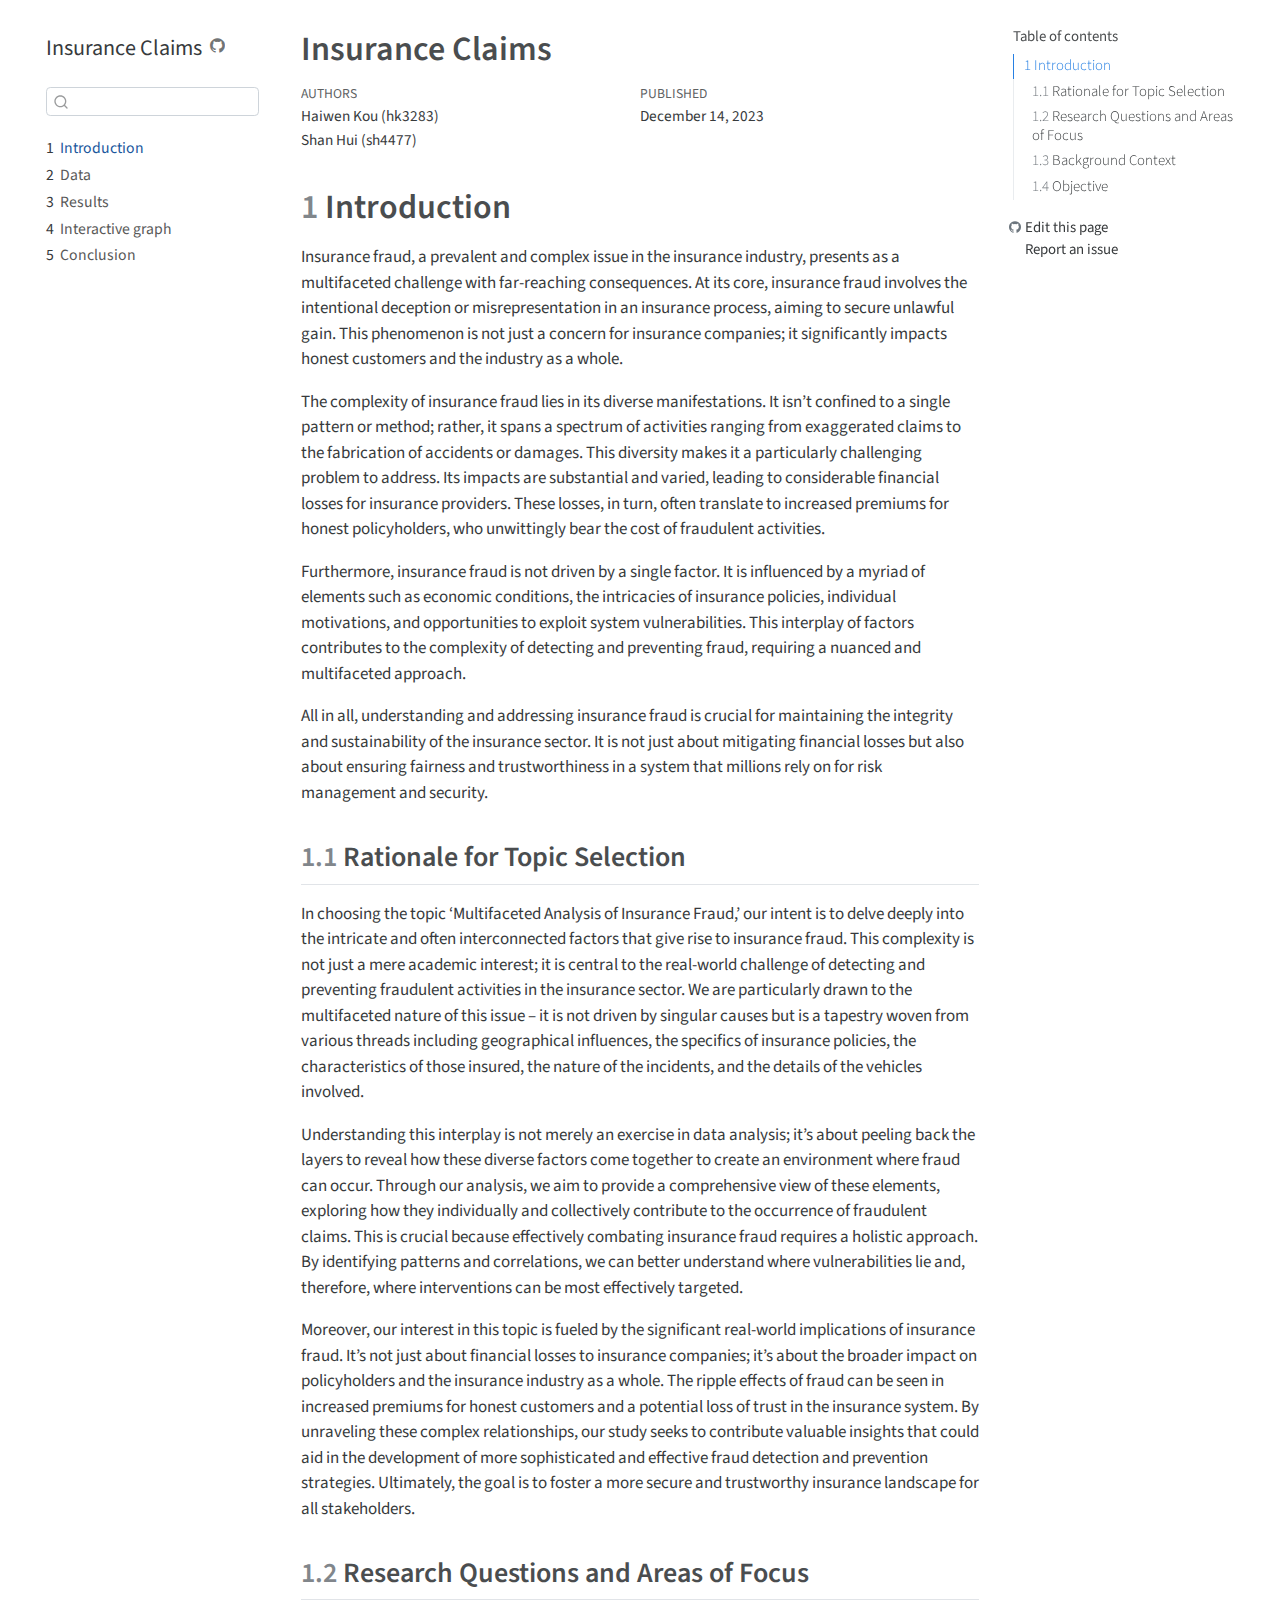
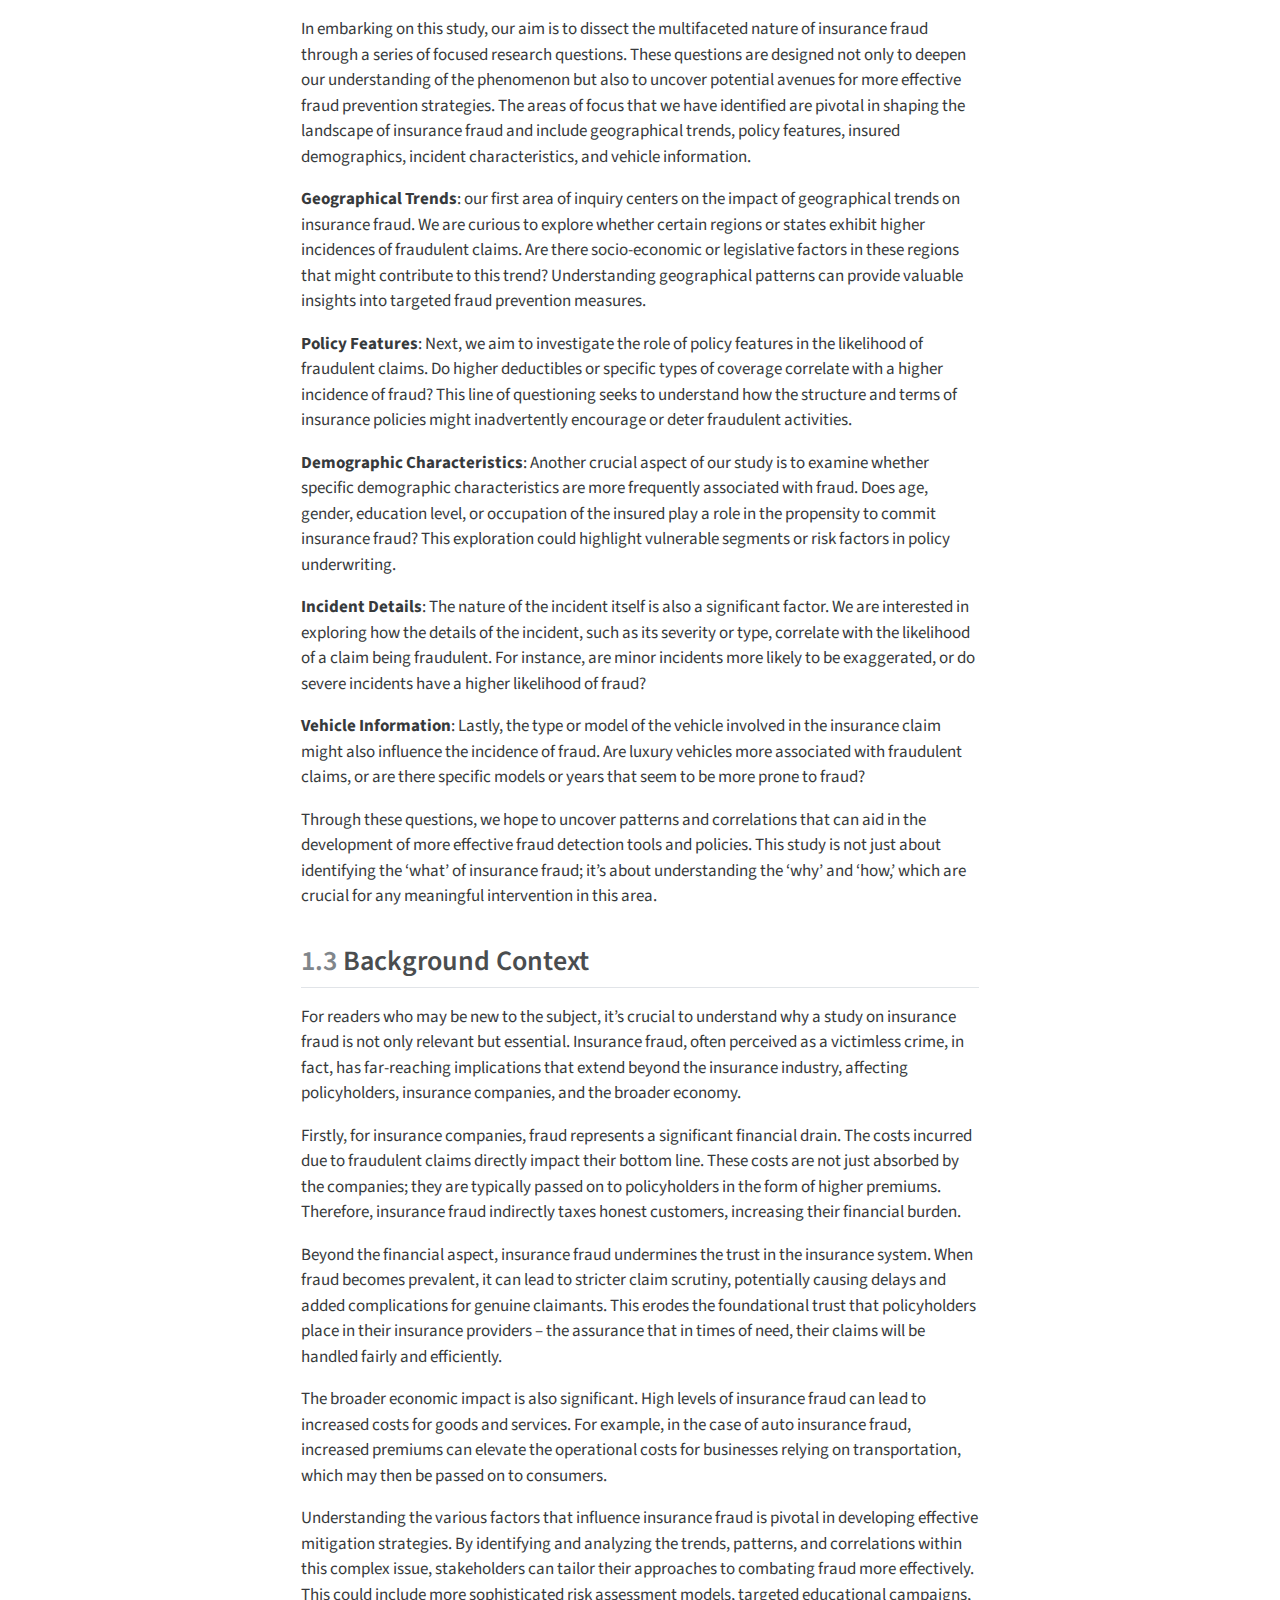
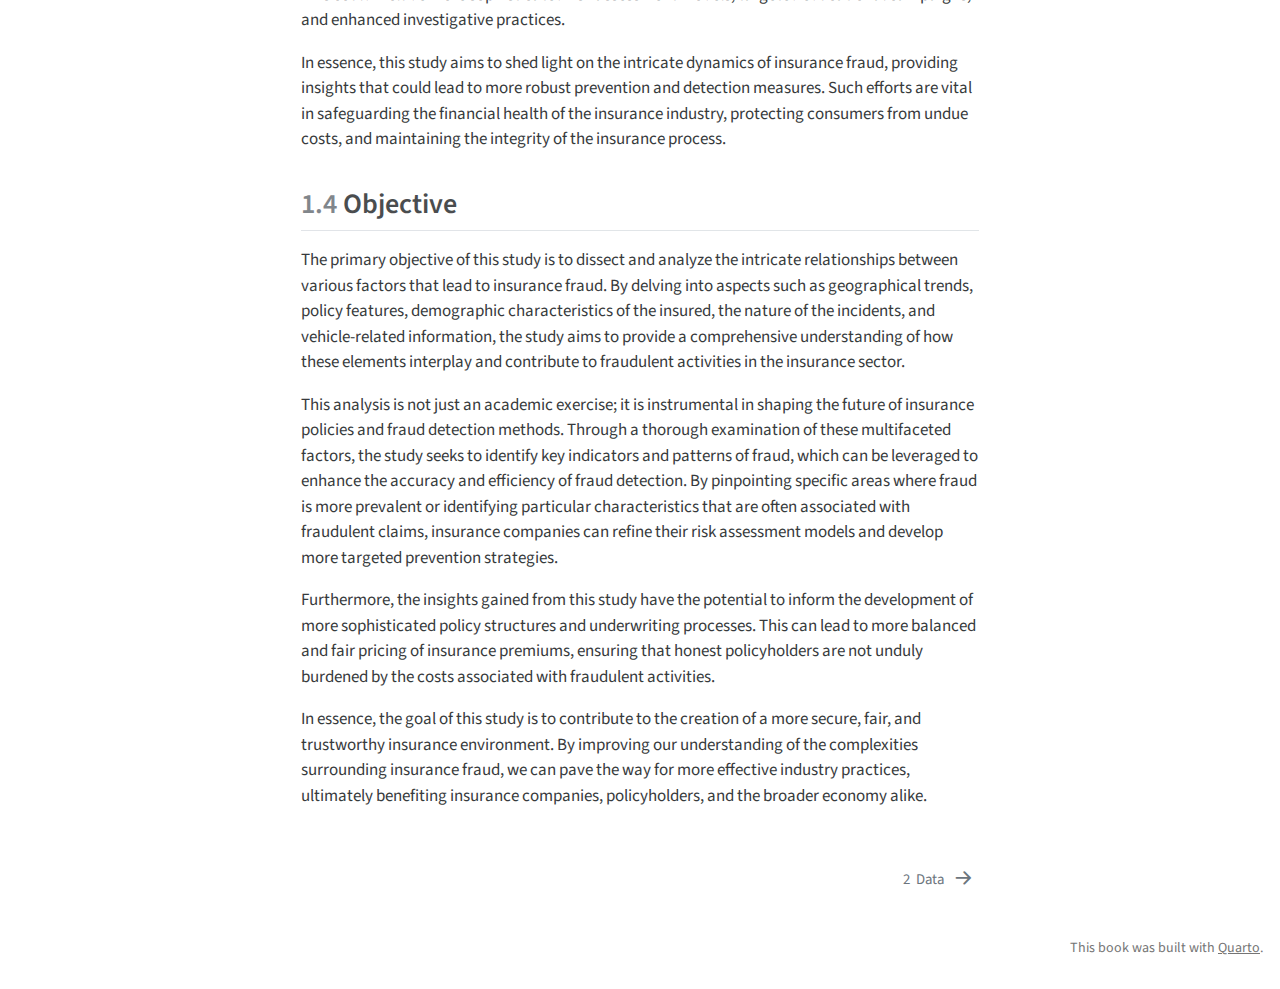
<file: docs/index.html>
<!DOCTYPE html>
<html xmlns="http://www.w3.org/1999/xhtml" lang="en" xml:lang="en"><head>

<meta charset="utf-8">
<meta name="generator" content="quarto-1.3.450">

<meta name="viewport" content="width=device-width, initial-scale=1.0, user-scalable=yes">

<meta name="author" content="Haiwen Kou (hk3283)">
<meta name="author" content="Shan Hui (sh4477)">
<meta name="dcterms.date" content="2023-12-14">

<title>Insurance Claims</title>
<style>
code{white-space: pre-wrap;}
span.smallcaps{font-variant: small-caps;}
div.columns{display: flex; gap: min(4vw, 1.5em);}
div.column{flex: auto; overflow-x: auto;}
div.hanging-indent{margin-left: 1.5em; text-indent: -1.5em;}
ul.task-list{list-style: none;}
ul.task-list li input[type="checkbox"] {
  width: 0.8em;
  margin: 0 0.8em 0.2em -1em; /* quarto-specific, see https://github.com/quarto-dev/quarto-cli/issues/4556 */ 
  vertical-align: middle;
}
</style>


<script src="site_libs/quarto-nav/quarto-nav.js"></script>
<script src="site_libs/quarto-nav/headroom.min.js"></script>
<script src="site_libs/clipboard/clipboard.min.js"></script>
<script src="site_libs/quarto-search/autocomplete.umd.js"></script>
<script src="site_libs/quarto-search/fuse.min.js"></script>
<script src="site_libs/quarto-search/quarto-search.js"></script>
<meta name="quarto:offset" content="./">
<link href="./data.html" rel="next">
<script src="site_libs/quarto-html/quarto.js"></script>
<script src="site_libs/quarto-html/popper.min.js"></script>
<script src="site_libs/quarto-html/tippy.umd.min.js"></script>
<script src="site_libs/quarto-html/anchor.min.js"></script>
<link href="site_libs/quarto-html/tippy.css" rel="stylesheet">
<link href="site_libs/quarto-html/quarto-syntax-highlighting.css" rel="stylesheet" id="quarto-text-highlighting-styles">
<script src="site_libs/bootstrap/bootstrap.min.js"></script>
<link href="site_libs/bootstrap/bootstrap-icons.css" rel="stylesheet">
<link href="site_libs/bootstrap/bootstrap.min.css" rel="stylesheet" id="quarto-bootstrap" data-mode="light">
<script id="quarto-search-options" type="application/json">{
  "location": "sidebar",
  "copy-button": false,
  "collapse-after": 3,
  "panel-placement": "start",
  "type": "textbox",
  "limit": 20,
  "language": {
    "search-no-results-text": "No results",
    "search-matching-documents-text": "matching documents",
    "search-copy-link-title": "Copy link to search",
    "search-hide-matches-text": "Hide additional matches",
    "search-more-match-text": "more match in this document",
    "search-more-matches-text": "more matches in this document",
    "search-clear-button-title": "Clear",
    "search-detached-cancel-button-title": "Cancel",
    "search-submit-button-title": "Submit",
    "search-label": "Search"
  }
}</script>


</head>

<body class="nav-sidebar floating">

<div id="quarto-search-results"></div>
  <header id="quarto-header" class="headroom fixed-top">
  <nav class="quarto-secondary-nav">
    <div class="container-fluid d-flex">
      <button type="button" class="quarto-btn-toggle btn" data-bs-toggle="collapse" data-bs-target="#quarto-sidebar,#quarto-sidebar-glass" aria-controls="quarto-sidebar" aria-expanded="false" aria-label="Toggle sidebar navigation" onclick="if (window.quartoToggleHeadroom) { window.quartoToggleHeadroom(); }">
        <i class="bi bi-layout-text-sidebar-reverse"></i>
      </button>
      <nav class="quarto-page-breadcrumbs" aria-label="breadcrumb"><ol class="breadcrumb"><li class="breadcrumb-item"><a href="./index.html"><span class="chapter-number">1</span>&nbsp; <span class="chapter-title">Introduction</span></a></li></ol></nav>
      <a class="flex-grow-1" role="button" data-bs-toggle="collapse" data-bs-target="#quarto-sidebar,#quarto-sidebar-glass" aria-controls="quarto-sidebar" aria-expanded="false" aria-label="Toggle sidebar navigation" onclick="if (window.quartoToggleHeadroom) { window.quartoToggleHeadroom(); }">      
      </a>
      <button type="button" class="btn quarto-search-button" aria-label="" onclick="window.quartoOpenSearch();">
        <i class="bi bi-search"></i>
      </button>
    </div>
  </nav>
</header>
<!-- content -->
<div id="quarto-content" class="quarto-container page-columns page-rows-contents page-layout-article">
<!-- sidebar -->
  <nav id="quarto-sidebar" class="sidebar collapse collapse-horizontal sidebar-navigation floating overflow-auto">
    <div class="pt-lg-2 mt-2 text-left sidebar-header">
    <div class="sidebar-title mb-0 py-0">
      <a href="./">Insurance Claims</a> 
        <div class="sidebar-tools-main">
    <a href="https://github.com/aab11e6/Insurance-claims" rel="" title="Source Code" class="quarto-navigation-tool px-1" aria-label="Source Code"><i class="bi bi-github"></i></a>
</div>
    </div>
      </div>
        <div class="mt-2 flex-shrink-0 align-items-center">
        <div class="sidebar-search">
        <div id="quarto-search" class="" title="Search"></div>
        </div>
        </div>
    <div class="sidebar-menu-container"> 
    <ul class="list-unstyled mt-1">
        <li class="sidebar-item">
  <div class="sidebar-item-container"> 
  <a href="./index.html" class="sidebar-item-text sidebar-link active">
 <span class="menu-text"><span class="chapter-number">1</span>&nbsp; <span class="chapter-title">Introduction</span></span></a>
  </div>
</li>
        <li class="sidebar-item">
  <div class="sidebar-item-container"> 
  <a href="./data.html" class="sidebar-item-text sidebar-link">
 <span class="menu-text"><span class="chapter-number">2</span>&nbsp; <span class="chapter-title">Data</span></span></a>
  </div>
</li>
        <li class="sidebar-item">
  <div class="sidebar-item-container"> 
  <a href="./results.html" class="sidebar-item-text sidebar-link">
 <span class="menu-text"><span class="chapter-number">3</span>&nbsp; <span class="chapter-title">Results</span></span></a>
  </div>
</li>
        <li class="sidebar-item">
  <div class="sidebar-item-container"> 
  <a href="./d3graph.html" class="sidebar-item-text sidebar-link">
 <span class="menu-text"><span class="chapter-number">4</span>&nbsp; <span class="chapter-title">Interactive graph</span></span></a>
  </div>
</li>
        <li class="sidebar-item">
  <div class="sidebar-item-container"> 
  <a href="./conclusion.html" class="sidebar-item-text sidebar-link">
 <span class="menu-text"><span class="chapter-number">5</span>&nbsp; <span class="chapter-title">Conclusion</span></span></a>
  </div>
</li>
    </ul>
    </div>
</nav>
<div id="quarto-sidebar-glass" data-bs-toggle="collapse" data-bs-target="#quarto-sidebar,#quarto-sidebar-glass"></div>
<!-- margin-sidebar -->
    <div id="quarto-margin-sidebar" class="sidebar margin-sidebar">
        <nav id="TOC" role="doc-toc" class="toc-active">
    <h2 id="toc-title">Table of contents</h2>
   
  <ul>
  <li><a href="#introduction" id="toc-introduction" class="nav-link active" data-scroll-target="#introduction"><span class="header-section-number">1</span> Introduction</a>
  <ul class="collapse">
  <li><a href="#rationale-for-topic-selection" id="toc-rationale-for-topic-selection" class="nav-link" data-scroll-target="#rationale-for-topic-selection"><span class="header-section-number">1.1</span> Rationale for Topic Selection</a></li>
  <li><a href="#research-questions-and-areas-of-focus" id="toc-research-questions-and-areas-of-focus" class="nav-link" data-scroll-target="#research-questions-and-areas-of-focus"><span class="header-section-number">1.2</span> Research Questions and Areas of Focus</a></li>
  <li><a href="#background-context" id="toc-background-context" class="nav-link" data-scroll-target="#background-context"><span class="header-section-number">1.3</span> Background Context</a></li>
  <li><a href="#objective" id="toc-objective" class="nav-link" data-scroll-target="#objective"><span class="header-section-number">1.4</span> Objective</a></li>
  </ul></li>
  </ul>
<div class="toc-actions"><div><i class="bi bi-github"></i></div><div class="action-links"><p><a href="https://github.com/aab11e6/Insurance-claims/edit/main/index.qmd" class="toc-action">Edit this page</a></p><p><a href="https://github.com/aab11e6/Insurance-claims/issues/new" class="toc-action">Report an issue</a></p></div></div></nav>
    </div>
<!-- main -->
<main class="content" id="quarto-document-content">

<header id="title-block-header" class="quarto-title-block default">
<div class="quarto-title">
<h1 class="title">Insurance Claims</h1>
</div>



<div class="quarto-title-meta">

    <div>
    <div class="quarto-title-meta-heading">Authors</div>
    <div class="quarto-title-meta-contents">
             <p>Haiwen Kou (hk3283) </p>
             <p>Shan Hui (sh4477) </p>
          </div>
  </div>
    
    <div>
    <div class="quarto-title-meta-heading">Published</div>
    <div class="quarto-title-meta-contents">
      <p class="date">December 14, 2023</p>
    </div>
  </div>
  
    
  </div>
  

</header>

<section id="introduction" class="level1" data-number="1">
<h1 data-number="1"><span class="header-section-number">1</span> Introduction</h1>
<p>Insurance fraud, a prevalent and complex issue in the insurance industry, presents as a multifaceted challenge with far-reaching consequences. At its core, insurance fraud involves the intentional deception or misrepresentation in an insurance process, aiming to secure unlawful gain. This phenomenon is not just a concern for insurance companies; it significantly impacts honest customers and the industry as a whole.</p>
<p>The complexity of insurance fraud lies in its diverse manifestations. It isn’t confined to a single pattern or method; rather, it spans a spectrum of activities ranging from exaggerated claims to the fabrication of accidents or damages. This diversity makes it a particularly challenging problem to address. Its impacts are substantial and varied, leading to considerable financial losses for insurance providers. These losses, in turn, often translate to increased premiums for honest policyholders, who unwittingly bear the cost of fraudulent activities.</p>
<p>Furthermore, insurance fraud is not driven by a single factor. It is influenced by a myriad of elements such as economic conditions, the intricacies of insurance policies, individual motivations, and opportunities to exploit system vulnerabilities. This interplay of factors contributes to the complexity of detecting and preventing fraud, requiring a nuanced and multifaceted approach.</p>
<p>All in all, understanding and addressing insurance fraud is crucial for maintaining the integrity and sustainability of the insurance sector. It is not just about mitigating financial losses but also about ensuring fairness and trustworthiness in a system that millions rely on for risk management and security.</p>
<section id="rationale-for-topic-selection" class="level2" data-number="1.1">
<h2 data-number="1.1" class="anchored" data-anchor-id="rationale-for-topic-selection"><span class="header-section-number">1.1</span> Rationale for Topic Selection</h2>
<p>In choosing the topic ‘Multifaceted Analysis of Insurance Fraud,’ our intent is to delve deeply into the intricate and often interconnected factors that give rise to insurance fraud. This complexity is not just a mere academic interest; it is central to the real-world challenge of detecting and preventing fraudulent activities in the insurance sector. We are particularly drawn to the multifaceted nature of this issue – it is not driven by singular causes but is a tapestry woven from various threads including geographical influences, the specifics of insurance policies, the characteristics of those insured, the nature of the incidents, and the details of the vehicles involved.</p>
<p>Understanding this interplay is not merely an exercise in data analysis; it’s about peeling back the layers to reveal how these diverse factors come together to create an environment where fraud can occur. Through our analysis, we aim to provide a comprehensive view of these elements, exploring how they individually and collectively contribute to the occurrence of fraudulent claims. This is crucial because effectively combating insurance fraud requires a holistic approach. By identifying patterns and correlations, we can better understand where vulnerabilities lie and, therefore, where interventions can be most effectively targeted.</p>
<p>Moreover, our interest in this topic is fueled by the significant real-world implications of insurance fraud. It’s not just about financial losses to insurance companies; it’s about the broader impact on policyholders and the insurance industry as a whole. The ripple effects of fraud can be seen in increased premiums for honest customers and a potential loss of trust in the insurance system. By unraveling these complex relationships, our study seeks to contribute valuable insights that could aid in the development of more sophisticated and effective fraud detection and prevention strategies. Ultimately, the goal is to foster a more secure and trustworthy insurance landscape for all stakeholders.</p>
</section>
<section id="research-questions-and-areas-of-focus" class="level2" data-number="1.2">
<h2 data-number="1.2" class="anchored" data-anchor-id="research-questions-and-areas-of-focus"><span class="header-section-number">1.2</span> Research Questions and Areas of Focus</h2>
<p>In embarking on this study, our aim is to dissect the multifaceted nature of insurance fraud through a series of focused research questions. These questions are designed not only to deepen our understanding of the phenomenon but also to uncover potential avenues for more effective fraud prevention strategies. The areas of focus that we have identified are pivotal in shaping the landscape of insurance fraud and include geographical trends, policy features, insured demographics, incident characteristics, and vehicle information.</p>
<p><strong>Geographical Trends</strong>: our first area of inquiry centers on the impact of geographical trends on insurance fraud. We are curious to explore whether certain regions or states exhibit higher incidences of fraudulent claims. Are there socio-economic or legislative factors in these regions that might contribute to this trend? Understanding geographical patterns can provide valuable insights into targeted fraud prevention measures.</p>
<p><strong>Policy Features</strong>: Next, we aim to investigate the role of policy features in the likelihood of fraudulent claims. Do higher deductibles or specific types of coverage correlate with a higher incidence of fraud? This line of questioning seeks to understand how the structure and terms of insurance policies might inadvertently encourage or deter fraudulent activities.</p>
<p><strong>Demographic Characteristics</strong>: Another crucial aspect of our study is to examine whether specific demographic characteristics are more frequently associated with fraud. Does age, gender, education level, or occupation of the insured play a role in the propensity to commit insurance fraud? This exploration could highlight vulnerable segments or risk factors in policy underwriting.</p>
<p><strong>Incident Details</strong>: The nature of the incident itself is also a significant factor. We are interested in exploring how the details of the incident, such as its severity or type, correlate with the likelihood of a claim being fraudulent. For instance, are minor incidents more likely to be exaggerated, or do severe incidents have a higher likelihood of fraud?</p>
<p><strong>Vehicle Information</strong>: Lastly, the type or model of the vehicle involved in the insurance claim might also influence the incidence of fraud. Are luxury vehicles more associated with fraudulent claims, or are there specific models or years that seem to be more prone to fraud?</p>
<p>Through these questions, we hope to uncover patterns and correlations that can aid in the development of more effective fraud detection tools and policies. This study is not just about identifying the ‘what’ of insurance fraud; it’s about understanding the ‘why’ and ‘how,’ which are crucial for any meaningful intervention in this area.</p>
</section>
<section id="background-context" class="level2" data-number="1.3">
<h2 data-number="1.3" class="anchored" data-anchor-id="background-context"><span class="header-section-number">1.3</span> Background Context</h2>
<p>For readers who may be new to the subject, it’s crucial to understand why a study on insurance fraud is not only relevant but essential. Insurance fraud, often perceived as a victimless crime, in fact, has far-reaching implications that extend beyond the insurance industry, affecting policyholders, insurance companies, and the broader economy.</p>
<p>Firstly, for insurance companies, fraud represents a significant financial drain. The costs incurred due to fraudulent claims directly impact their bottom line. These costs are not just absorbed by the companies; they are typically passed on to policyholders in the form of higher premiums. Therefore, insurance fraud indirectly taxes honest customers, increasing their financial burden.</p>
<p>Beyond the financial aspect, insurance fraud undermines the trust in the insurance system. When fraud becomes prevalent, it can lead to stricter claim scrutiny, potentially causing delays and added complications for genuine claimants. This erodes the foundational trust that policyholders place in their insurance providers – the assurance that in times of need, their claims will be handled fairly and efficiently.</p>
<p>The broader economic impact is also significant. High levels of insurance fraud can lead to increased costs for goods and services. For example, in the case of auto insurance fraud, increased premiums can elevate the operational costs for businesses relying on transportation, which may then be passed on to consumers.</p>
<p>Understanding the various factors that influence insurance fraud is pivotal in developing effective mitigation strategies. By identifying and analyzing the trends, patterns, and correlations within this complex issue, stakeholders can tailor their approaches to combating fraud more effectively. This could include more sophisticated risk assessment models, targeted educational campaigns, and enhanced investigative practices.</p>
<p>In essence, this study aims to shed light on the intricate dynamics of insurance fraud, providing insights that could lead to more robust prevention and detection measures. Such efforts are vital in safeguarding the financial health of the insurance industry, protecting consumers from undue costs, and maintaining the integrity of the insurance process.</p>
</section>
<section id="objective" class="level2" data-number="1.4">
<h2 data-number="1.4" class="anchored" data-anchor-id="objective"><span class="header-section-number">1.4</span> Objective</h2>
<p>The primary objective of this study is to dissect and analyze the intricate relationships between various factors that lead to insurance fraud. By delving into aspects such as geographical trends, policy features, demographic characteristics of the insured, the nature of the incidents, and vehicle-related information, the study aims to provide a comprehensive understanding of how these elements interplay and contribute to fraudulent activities in the insurance sector.</p>
<p>This analysis is not just an academic exercise; it is instrumental in shaping the future of insurance policies and fraud detection methods. Through a thorough examination of these multifaceted factors, the study seeks to identify key indicators and patterns of fraud, which can be leveraged to enhance the accuracy and efficiency of fraud detection. By pinpointing specific areas where fraud is more prevalent or identifying particular characteristics that are often associated with fraudulent claims, insurance companies can refine their risk assessment models and develop more targeted prevention strategies.</p>
<p>Furthermore, the insights gained from this study have the potential to inform the development of more sophisticated policy structures and underwriting processes. This can lead to more balanced and fair pricing of insurance premiums, ensuring that honest policyholders are not unduly burdened by the costs associated with fraudulent activities.</p>
<p>In essence, the goal of this study is to contribute to the creation of a more secure, fair, and trustworthy insurance environment. By improving our understanding of the complexities surrounding insurance fraud, we can pave the way for more effective industry practices, ultimately benefiting insurance companies, policyholders, and the broader economy alike.</p>


</section>
</section>

</main> <!-- /main -->
<script id="quarto-html-after-body" type="application/javascript">
window.document.addEventListener("DOMContentLoaded", function (event) {
  const toggleBodyColorMode = (bsSheetEl) => {
    const mode = bsSheetEl.getAttribute("data-mode");
    const bodyEl = window.document.querySelector("body");
    if (mode === "dark") {
      bodyEl.classList.add("quarto-dark");
      bodyEl.classList.remove("quarto-light");
    } else {
      bodyEl.classList.add("quarto-light");
      bodyEl.classList.remove("quarto-dark");
    }
  }
  const toggleBodyColorPrimary = () => {
    const bsSheetEl = window.document.querySelector("link#quarto-bootstrap");
    if (bsSheetEl) {
      toggleBodyColorMode(bsSheetEl);
    }
  }
  toggleBodyColorPrimary();  
  const icon = "";
  const anchorJS = new window.AnchorJS();
  anchorJS.options = {
    placement: 'right',
    icon: icon
  };
  anchorJS.add('.anchored');
  const isCodeAnnotation = (el) => {
    for (const clz of el.classList) {
      if (clz.startsWith('code-annotation-')) {                     
        return true;
      }
    }
    return false;
  }
  const clipboard = new window.ClipboardJS('.code-copy-button', {
    text: function(trigger) {
      const codeEl = trigger.previousElementSibling.cloneNode(true);
      for (const childEl of codeEl.children) {
        if (isCodeAnnotation(childEl)) {
          childEl.remove();
        }
      }
      return codeEl.innerText;
    }
  });
  clipboard.on('success', function(e) {
    // button target
    const button = e.trigger;
    // don't keep focus
    button.blur();
    // flash "checked"
    button.classList.add('code-copy-button-checked');
    var currentTitle = button.getAttribute("title");
    button.setAttribute("title", "Copied!");
    let tooltip;
    if (window.bootstrap) {
      button.setAttribute("data-bs-toggle", "tooltip");
      button.setAttribute("data-bs-placement", "left");
      button.setAttribute("data-bs-title", "Copied!");
      tooltip = new bootstrap.Tooltip(button, 
        { trigger: "manual", 
          customClass: "code-copy-button-tooltip",
          offset: [0, -8]});
      tooltip.show();    
    }
    setTimeout(function() {
      if (tooltip) {
        tooltip.hide();
        button.removeAttribute("data-bs-title");
        button.removeAttribute("data-bs-toggle");
        button.removeAttribute("data-bs-placement");
      }
      button.setAttribute("title", currentTitle);
      button.classList.remove('code-copy-button-checked');
    }, 1000);
    // clear code selection
    e.clearSelection();
  });
  function tippyHover(el, contentFn) {
    const config = {
      allowHTML: true,
      content: contentFn,
      maxWidth: 500,
      delay: 100,
      arrow: false,
      appendTo: function(el) {
          return el.parentElement;
      },
      interactive: true,
      interactiveBorder: 10,
      theme: 'quarto',
      placement: 'bottom-start'
    };
    window.tippy(el, config); 
  }
  const noterefs = window.document.querySelectorAll('a[role="doc-noteref"]');
  for (var i=0; i<noterefs.length; i++) {
    const ref = noterefs[i];
    tippyHover(ref, function() {
      // use id or data attribute instead here
      let href = ref.getAttribute('data-footnote-href') || ref.getAttribute('href');
      try { href = new URL(href).hash; } catch {}
      const id = href.replace(/^#\/?/, "");
      const note = window.document.getElementById(id);
      return note.innerHTML;
    });
  }
      let selectedAnnoteEl;
      const selectorForAnnotation = ( cell, annotation) => {
        let cellAttr = 'data-code-cell="' + cell + '"';
        let lineAttr = 'data-code-annotation="' +  annotation + '"';
        const selector = 'span[' + cellAttr + '][' + lineAttr + ']';
        return selector;
      }
      const selectCodeLines = (annoteEl) => {
        const doc = window.document;
        const targetCell = annoteEl.getAttribute("data-target-cell");
        const targetAnnotation = annoteEl.getAttribute("data-target-annotation");
        const annoteSpan = window.document.querySelector(selectorForAnnotation(targetCell, targetAnnotation));
        const lines = annoteSpan.getAttribute("data-code-lines").split(",");
        const lineIds = lines.map((line) => {
          return targetCell + "-" + line;
        })
        let top = null;
        let height = null;
        let parent = null;
        if (lineIds.length > 0) {
            //compute the position of the single el (top and bottom and make a div)
            const el = window.document.getElementById(lineIds[0]);
            top = el.offsetTop;
            height = el.offsetHeight;
            parent = el.parentElement.parentElement;
          if (lineIds.length > 1) {
            const lastEl = window.document.getElementById(lineIds[lineIds.length - 1]);
            const bottom = lastEl.offsetTop + lastEl.offsetHeight;
            height = bottom - top;
          }
          if (top !== null && height !== null && parent !== null) {
            // cook up a div (if necessary) and position it 
            let div = window.document.getElementById("code-annotation-line-highlight");
            if (div === null) {
              div = window.document.createElement("div");
              div.setAttribute("id", "code-annotation-line-highlight");
              div.style.position = 'absolute';
              parent.appendChild(div);
            }
            div.style.top = top - 2 + "px";
            div.style.height = height + 4 + "px";
            let gutterDiv = window.document.getElementById("code-annotation-line-highlight-gutter");
            if (gutterDiv === null) {
              gutterDiv = window.document.createElement("div");
              gutterDiv.setAttribute("id", "code-annotation-line-highlight-gutter");
              gutterDiv.style.position = 'absolute';
              const codeCell = window.document.getElementById(targetCell);
              const gutter = codeCell.querySelector('.code-annotation-gutter');
              gutter.appendChild(gutterDiv);
            }
            gutterDiv.style.top = top - 2 + "px";
            gutterDiv.style.height = height + 4 + "px";
          }
          selectedAnnoteEl = annoteEl;
        }
      };
      const unselectCodeLines = () => {
        const elementsIds = ["code-annotation-line-highlight", "code-annotation-line-highlight-gutter"];
        elementsIds.forEach((elId) => {
          const div = window.document.getElementById(elId);
          if (div) {
            div.remove();
          }
        });
        selectedAnnoteEl = undefined;
      };
      // Attach click handler to the DT
      const annoteDls = window.document.querySelectorAll('dt[data-target-cell]');
      for (const annoteDlNode of annoteDls) {
        annoteDlNode.addEventListener('click', (event) => {
          const clickedEl = event.target;
          if (clickedEl !== selectedAnnoteEl) {
            unselectCodeLines();
            const activeEl = window.document.querySelector('dt[data-target-cell].code-annotation-active');
            if (activeEl) {
              activeEl.classList.remove('code-annotation-active');
            }
            selectCodeLines(clickedEl);
            clickedEl.classList.add('code-annotation-active');
          } else {
            // Unselect the line
            unselectCodeLines();
            clickedEl.classList.remove('code-annotation-active');
          }
        });
      }
  const findCites = (el) => {
    const parentEl = el.parentElement;
    if (parentEl) {
      const cites = parentEl.dataset.cites;
      if (cites) {
        return {
          el,
          cites: cites.split(' ')
        };
      } else {
        return findCites(el.parentElement)
      }
    } else {
      return undefined;
    }
  };
  var bibliorefs = window.document.querySelectorAll('a[role="doc-biblioref"]');
  for (var i=0; i<bibliorefs.length; i++) {
    const ref = bibliorefs[i];
    const citeInfo = findCites(ref);
    if (citeInfo) {
      tippyHover(citeInfo.el, function() {
        var popup = window.document.createElement('div');
        citeInfo.cites.forEach(function(cite) {
          var citeDiv = window.document.createElement('div');
          citeDiv.classList.add('hanging-indent');
          citeDiv.classList.add('csl-entry');
          var biblioDiv = window.document.getElementById('ref-' + cite);
          if (biblioDiv) {
            citeDiv.innerHTML = biblioDiv.innerHTML;
          }
          popup.appendChild(citeDiv);
        });
        return popup.innerHTML;
      });
    }
  }
});
</script>
<nav class="page-navigation">
  <div class="nav-page nav-page-previous">
  </div>
  <div class="nav-page nav-page-next">
      <a href="./data.html" class="pagination-link">
        <span class="nav-page-text"><span class="chapter-number">2</span>&nbsp; <span class="chapter-title">Data</span></span> <i class="bi bi-arrow-right-short"></i>
      </a>
  </div>
</nav>
</div> <!-- /content -->
<footer class="footer">
  <div class="nav-footer">
    <div class="nav-footer-left">
      &nbsp;
    </div>   
    <div class="nav-footer-center">
      &nbsp;
    </div>
    <div class="nav-footer-right">This book was built with <a href="https://quarto.org/">Quarto</a>.</div>
  </div>
</footer>



</body></html>
</file>
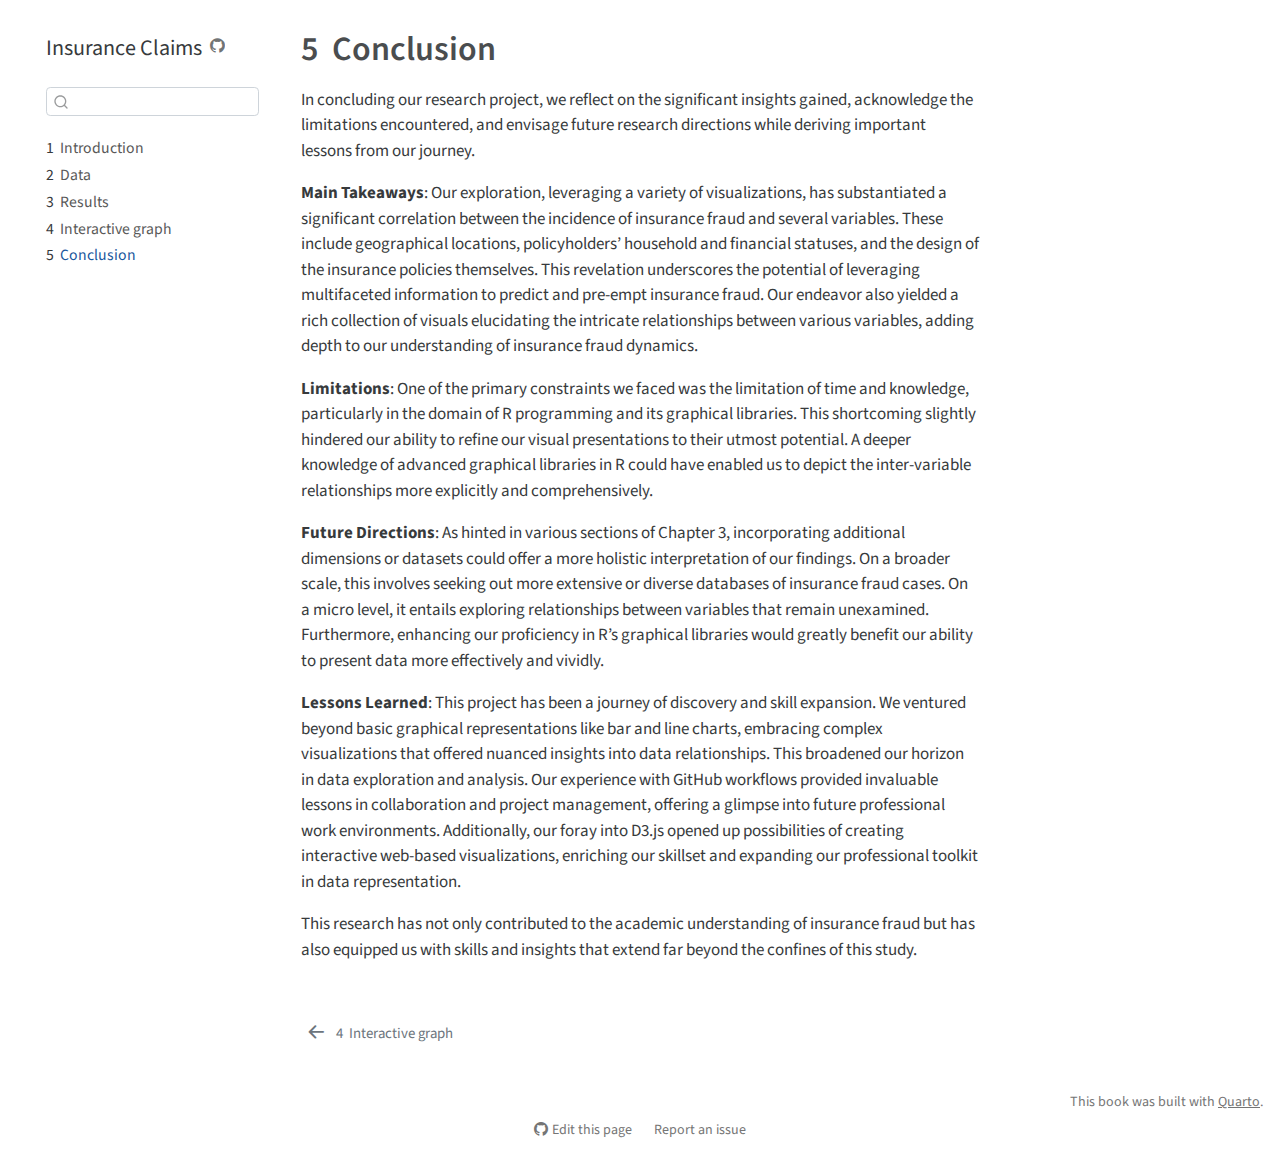
<file: docs/conclusion.html>
<!DOCTYPE html>
<html xmlns="http://www.w3.org/1999/xhtml" lang="en" xml:lang="en"><head>

<meta charset="utf-8">
<meta name="generator" content="quarto-1.3.450">

<meta name="viewport" content="width=device-width, initial-scale=1.0, user-scalable=yes">


<title>Insurance Claims - 5&nbsp; Conclusion</title>
<style>
code{white-space: pre-wrap;}
span.smallcaps{font-variant: small-caps;}
div.columns{display: flex; gap: min(4vw, 1.5em);}
div.column{flex: auto; overflow-x: auto;}
div.hanging-indent{margin-left: 1.5em; text-indent: -1.5em;}
ul.task-list{list-style: none;}
ul.task-list li input[type="checkbox"] {
  width: 0.8em;
  margin: 0 0.8em 0.2em -1em; /* quarto-specific, see https://github.com/quarto-dev/quarto-cli/issues/4556 */ 
  vertical-align: middle;
}
</style>


<script src="site_libs/quarto-nav/quarto-nav.js"></script>
<script src="site_libs/quarto-nav/headroom.min.js"></script>
<script src="site_libs/clipboard/clipboard.min.js"></script>
<script src="site_libs/quarto-search/autocomplete.umd.js"></script>
<script src="site_libs/quarto-search/fuse.min.js"></script>
<script src="site_libs/quarto-search/quarto-search.js"></script>
<meta name="quarto:offset" content="./">
<link href="./d3graph.html" rel="prev">
<script src="site_libs/quarto-html/quarto.js"></script>
<script src="site_libs/quarto-html/popper.min.js"></script>
<script src="site_libs/quarto-html/tippy.umd.min.js"></script>
<script src="site_libs/quarto-html/anchor.min.js"></script>
<link href="site_libs/quarto-html/tippy.css" rel="stylesheet">
<link href="site_libs/quarto-html/quarto-syntax-highlighting.css" rel="stylesheet" id="quarto-text-highlighting-styles">
<script src="site_libs/bootstrap/bootstrap.min.js"></script>
<link href="site_libs/bootstrap/bootstrap-icons.css" rel="stylesheet">
<link href="site_libs/bootstrap/bootstrap.min.css" rel="stylesheet" id="quarto-bootstrap" data-mode="light">
<script id="quarto-search-options" type="application/json">{
  "location": "sidebar",
  "copy-button": false,
  "collapse-after": 3,
  "panel-placement": "start",
  "type": "textbox",
  "limit": 20,
  "language": {
    "search-no-results-text": "No results",
    "search-matching-documents-text": "matching documents",
    "search-copy-link-title": "Copy link to search",
    "search-hide-matches-text": "Hide additional matches",
    "search-more-match-text": "more match in this document",
    "search-more-matches-text": "more matches in this document",
    "search-clear-button-title": "Clear",
    "search-detached-cancel-button-title": "Cancel",
    "search-submit-button-title": "Submit",
    "search-label": "Search"
  }
}</script>


</head>

<body class="nav-sidebar floating">

<div id="quarto-search-results"></div>
  <header id="quarto-header" class="headroom fixed-top">
  <nav class="quarto-secondary-nav">
    <div class="container-fluid d-flex">
      <button type="button" class="quarto-btn-toggle btn" data-bs-toggle="collapse" data-bs-target="#quarto-sidebar,#quarto-sidebar-glass" aria-controls="quarto-sidebar" aria-expanded="false" aria-label="Toggle sidebar navigation" onclick="if (window.quartoToggleHeadroom) { window.quartoToggleHeadroom(); }">
        <i class="bi bi-layout-text-sidebar-reverse"></i>
      </button>
      <nav class="quarto-page-breadcrumbs" aria-label="breadcrumb"><ol class="breadcrumb"><li class="breadcrumb-item"><a href="./conclusion.html"><span class="chapter-number">5</span>&nbsp; <span class="chapter-title">Conclusion</span></a></li></ol></nav>
      <a class="flex-grow-1" role="button" data-bs-toggle="collapse" data-bs-target="#quarto-sidebar,#quarto-sidebar-glass" aria-controls="quarto-sidebar" aria-expanded="false" aria-label="Toggle sidebar navigation" onclick="if (window.quartoToggleHeadroom) { window.quartoToggleHeadroom(); }">      
      </a>
      <button type="button" class="btn quarto-search-button" aria-label="" onclick="window.quartoOpenSearch();">
        <i class="bi bi-search"></i>
      </button>
    </div>
  </nav>
</header>
<!-- content -->
<div id="quarto-content" class="quarto-container page-columns page-rows-contents page-layout-article">
<!-- sidebar -->
  <nav id="quarto-sidebar" class="sidebar collapse collapse-horizontal sidebar-navigation floating overflow-auto">
    <div class="pt-lg-2 mt-2 text-left sidebar-header">
    <div class="sidebar-title mb-0 py-0">
      <a href="./">Insurance Claims</a> 
        <div class="sidebar-tools-main">
    <a href="https://github.com/aab11e6/Insurance-claims" rel="" title="Source Code" class="quarto-navigation-tool px-1" aria-label="Source Code"><i class="bi bi-github"></i></a>
</div>
    </div>
      </div>
        <div class="mt-2 flex-shrink-0 align-items-center">
        <div class="sidebar-search">
        <div id="quarto-search" class="" title="Search"></div>
        </div>
        </div>
    <div class="sidebar-menu-container"> 
    <ul class="list-unstyled mt-1">
        <li class="sidebar-item">
  <div class="sidebar-item-container"> 
  <a href="./index.html" class="sidebar-item-text sidebar-link">
 <span class="menu-text"><span class="chapter-number">1</span>&nbsp; <span class="chapter-title">Introduction</span></span></a>
  </div>
</li>
        <li class="sidebar-item">
  <div class="sidebar-item-container"> 
  <a href="./data.html" class="sidebar-item-text sidebar-link">
 <span class="menu-text"><span class="chapter-number">2</span>&nbsp; <span class="chapter-title">Data</span></span></a>
  </div>
</li>
        <li class="sidebar-item">
  <div class="sidebar-item-container"> 
  <a href="./results.html" class="sidebar-item-text sidebar-link">
 <span class="menu-text"><span class="chapter-number">3</span>&nbsp; <span class="chapter-title">Results</span></span></a>
  </div>
</li>
        <li class="sidebar-item">
  <div class="sidebar-item-container"> 
  <a href="./d3graph.html" class="sidebar-item-text sidebar-link">
 <span class="menu-text"><span class="chapter-number">4</span>&nbsp; <span class="chapter-title">Interactive graph</span></span></a>
  </div>
</li>
        <li class="sidebar-item">
  <div class="sidebar-item-container"> 
  <a href="./conclusion.html" class="sidebar-item-text sidebar-link active">
 <span class="menu-text"><span class="chapter-number">5</span>&nbsp; <span class="chapter-title">Conclusion</span></span></a>
  </div>
</li>
    </ul>
    </div>
</nav>
<div id="quarto-sidebar-glass" data-bs-toggle="collapse" data-bs-target="#quarto-sidebar,#quarto-sidebar-glass"></div>
<!-- margin-sidebar -->
    <div id="quarto-margin-sidebar" class="sidebar margin-sidebar">
        
    </div>
<!-- main -->
<main class="content" id="quarto-document-content">

<header id="title-block-header" class="quarto-title-block default">
<div class="quarto-title">
<h1 class="title"><span class="chapter-number">5</span>&nbsp; <span class="chapter-title">Conclusion</span></h1>
</div>



<div class="quarto-title-meta">

    
  
    
  </div>
  

</header>

<p>In concluding our research project, we reflect on the significant insights gained, acknowledge the limitations encountered, and envisage future research directions while deriving important lessons from our journey.</p>
<p><strong>Main Takeaways</strong>: Our exploration, leveraging a variety of visualizations, has substantiated a significant correlation between the incidence of insurance fraud and several variables. These include geographical locations, policyholders’ household and financial statuses, and the design of the insurance policies themselves. This revelation underscores the potential of leveraging multifaceted information to predict and pre-empt insurance fraud. Our endeavor also yielded a rich collection of visuals elucidating the intricate relationships between various variables, adding depth to our understanding of insurance fraud dynamics.</p>
<p><strong>Limitations</strong>: One of the primary constraints we faced was the limitation of time and knowledge, particularly in the domain of R programming and its graphical libraries. This shortcoming slightly hindered our ability to refine our visual presentations to their utmost potential. A deeper knowledge of advanced graphical libraries in R could have enabled us to depict the inter-variable relationships more explicitly and comprehensively.</p>
<p><strong>Future Directions</strong>: As hinted in various sections of Chapter 3, incorporating additional dimensions or datasets could offer a more holistic interpretation of our findings. On a broader scale, this involves seeking out more extensive or diverse databases of insurance fraud cases. On a micro level, it entails exploring relationships between variables that remain unexamined. Furthermore, enhancing our proficiency in R’s graphical libraries would greatly benefit our ability to present data more effectively and vividly.</p>
<p><strong>Lessons Learned</strong>: This project has been a journey of discovery and skill expansion. We ventured beyond basic graphical representations like bar and line charts, embracing complex visualizations that offered nuanced insights into data relationships. This broadened our horizon in data exploration and analysis. Our experience with GitHub workflows provided invaluable lessons in collaboration and project management, offering a glimpse into future professional work environments. Additionally, our foray into D3.js opened up possibilities of creating interactive web-based visualizations, enriching our skillset and expanding our professional toolkit in data representation.</p>
<p>This research has not only contributed to the academic understanding of insurance fraud but has also equipped us with skills and insights that extend far beyond the confines of this study.</p>



</main> <!-- /main -->
<script id="quarto-html-after-body" type="application/javascript">
window.document.addEventListener("DOMContentLoaded", function (event) {
  const toggleBodyColorMode = (bsSheetEl) => {
    const mode = bsSheetEl.getAttribute("data-mode");
    const bodyEl = window.document.querySelector("body");
    if (mode === "dark") {
      bodyEl.classList.add("quarto-dark");
      bodyEl.classList.remove("quarto-light");
    } else {
      bodyEl.classList.add("quarto-light");
      bodyEl.classList.remove("quarto-dark");
    }
  }
  const toggleBodyColorPrimary = () => {
    const bsSheetEl = window.document.querySelector("link#quarto-bootstrap");
    if (bsSheetEl) {
      toggleBodyColorMode(bsSheetEl);
    }
  }
  toggleBodyColorPrimary();  
  const icon = "";
  const anchorJS = new window.AnchorJS();
  anchorJS.options = {
    placement: 'right',
    icon: icon
  };
  anchorJS.add('.anchored');
  const isCodeAnnotation = (el) => {
    for (const clz of el.classList) {
      if (clz.startsWith('code-annotation-')) {                     
        return true;
      }
    }
    return false;
  }
  const clipboard = new window.ClipboardJS('.code-copy-button', {
    text: function(trigger) {
      const codeEl = trigger.previousElementSibling.cloneNode(true);
      for (const childEl of codeEl.children) {
        if (isCodeAnnotation(childEl)) {
          childEl.remove();
        }
      }
      return codeEl.innerText;
    }
  });
  clipboard.on('success', function(e) {
    // button target
    const button = e.trigger;
    // don't keep focus
    button.blur();
    // flash "checked"
    button.classList.add('code-copy-button-checked');
    var currentTitle = button.getAttribute("title");
    button.setAttribute("title", "Copied!");
    let tooltip;
    if (window.bootstrap) {
      button.setAttribute("data-bs-toggle", "tooltip");
      button.setAttribute("data-bs-placement", "left");
      button.setAttribute("data-bs-title", "Copied!");
      tooltip = new bootstrap.Tooltip(button, 
        { trigger: "manual", 
          customClass: "code-copy-button-tooltip",
          offset: [0, -8]});
      tooltip.show();    
    }
    setTimeout(function() {
      if (tooltip) {
        tooltip.hide();
        button.removeAttribute("data-bs-title");
        button.removeAttribute("data-bs-toggle");
        button.removeAttribute("data-bs-placement");
      }
      button.setAttribute("title", currentTitle);
      button.classList.remove('code-copy-button-checked');
    }, 1000);
    // clear code selection
    e.clearSelection();
  });
  function tippyHover(el, contentFn) {
    const config = {
      allowHTML: true,
      content: contentFn,
      maxWidth: 500,
      delay: 100,
      arrow: false,
      appendTo: function(el) {
          return el.parentElement;
      },
      interactive: true,
      interactiveBorder: 10,
      theme: 'quarto',
      placement: 'bottom-start'
    };
    window.tippy(el, config); 
  }
  const noterefs = window.document.querySelectorAll('a[role="doc-noteref"]');
  for (var i=0; i<noterefs.length; i++) {
    const ref = noterefs[i];
    tippyHover(ref, function() {
      // use id or data attribute instead here
      let href = ref.getAttribute('data-footnote-href') || ref.getAttribute('href');
      try { href = new URL(href).hash; } catch {}
      const id = href.replace(/^#\/?/, "");
      const note = window.document.getElementById(id);
      return note.innerHTML;
    });
  }
      let selectedAnnoteEl;
      const selectorForAnnotation = ( cell, annotation) => {
        let cellAttr = 'data-code-cell="' + cell + '"';
        let lineAttr = 'data-code-annotation="' +  annotation + '"';
        const selector = 'span[' + cellAttr + '][' + lineAttr + ']';
        return selector;
      }
      const selectCodeLines = (annoteEl) => {
        const doc = window.document;
        const targetCell = annoteEl.getAttribute("data-target-cell");
        const targetAnnotation = annoteEl.getAttribute("data-target-annotation");
        const annoteSpan = window.document.querySelector(selectorForAnnotation(targetCell, targetAnnotation));
        const lines = annoteSpan.getAttribute("data-code-lines").split(",");
        const lineIds = lines.map((line) => {
          return targetCell + "-" + line;
        })
        let top = null;
        let height = null;
        let parent = null;
        if (lineIds.length > 0) {
            //compute the position of the single el (top and bottom and make a div)
            const el = window.document.getElementById(lineIds[0]);
            top = el.offsetTop;
            height = el.offsetHeight;
            parent = el.parentElement.parentElement;
          if (lineIds.length > 1) {
            const lastEl = window.document.getElementById(lineIds[lineIds.length - 1]);
            const bottom = lastEl.offsetTop + lastEl.offsetHeight;
            height = bottom - top;
          }
          if (top !== null && height !== null && parent !== null) {
            // cook up a div (if necessary) and position it 
            let div = window.document.getElementById("code-annotation-line-highlight");
            if (div === null) {
              div = window.document.createElement("div");
              div.setAttribute("id", "code-annotation-line-highlight");
              div.style.position = 'absolute';
              parent.appendChild(div);
            }
            div.style.top = top - 2 + "px";
            div.style.height = height + 4 + "px";
            let gutterDiv = window.document.getElementById("code-annotation-line-highlight-gutter");
            if (gutterDiv === null) {
              gutterDiv = window.document.createElement("div");
              gutterDiv.setAttribute("id", "code-annotation-line-highlight-gutter");
              gutterDiv.style.position = 'absolute';
              const codeCell = window.document.getElementById(targetCell);
              const gutter = codeCell.querySelector('.code-annotation-gutter');
              gutter.appendChild(gutterDiv);
            }
            gutterDiv.style.top = top - 2 + "px";
            gutterDiv.style.height = height + 4 + "px";
          }
          selectedAnnoteEl = annoteEl;
        }
      };
      const unselectCodeLines = () => {
        const elementsIds = ["code-annotation-line-highlight", "code-annotation-line-highlight-gutter"];
        elementsIds.forEach((elId) => {
          const div = window.document.getElementById(elId);
          if (div) {
            div.remove();
          }
        });
        selectedAnnoteEl = undefined;
      };
      // Attach click handler to the DT
      const annoteDls = window.document.querySelectorAll('dt[data-target-cell]');
      for (const annoteDlNode of annoteDls) {
        annoteDlNode.addEventListener('click', (event) => {
          const clickedEl = event.target;
          if (clickedEl !== selectedAnnoteEl) {
            unselectCodeLines();
            const activeEl = window.document.querySelector('dt[data-target-cell].code-annotation-active');
            if (activeEl) {
              activeEl.classList.remove('code-annotation-active');
            }
            selectCodeLines(clickedEl);
            clickedEl.classList.add('code-annotation-active');
          } else {
            // Unselect the line
            unselectCodeLines();
            clickedEl.classList.remove('code-annotation-active');
          }
        });
      }
  const findCites = (el) => {
    const parentEl = el.parentElement;
    if (parentEl) {
      const cites = parentEl.dataset.cites;
      if (cites) {
        return {
          el,
          cites: cites.split(' ')
        };
      } else {
        return findCites(el.parentElement)
      }
    } else {
      return undefined;
    }
  };
  var bibliorefs = window.document.querySelectorAll('a[role="doc-biblioref"]');
  for (var i=0; i<bibliorefs.length; i++) {
    const ref = bibliorefs[i];
    const citeInfo = findCites(ref);
    if (citeInfo) {
      tippyHover(citeInfo.el, function() {
        var popup = window.document.createElement('div');
        citeInfo.cites.forEach(function(cite) {
          var citeDiv = window.document.createElement('div');
          citeDiv.classList.add('hanging-indent');
          citeDiv.classList.add('csl-entry');
          var biblioDiv = window.document.getElementById('ref-' + cite);
          if (biblioDiv) {
            citeDiv.innerHTML = biblioDiv.innerHTML;
          }
          popup.appendChild(citeDiv);
        });
        return popup.innerHTML;
      });
    }
  }
});
</script>
<nav class="page-navigation">
  <div class="nav-page nav-page-previous">
      <a href="./d3graph.html" class="pagination-link">
        <i class="bi bi-arrow-left-short"></i> <span class="nav-page-text"><span class="chapter-number">4</span>&nbsp; <span class="chapter-title">Interactive graph</span></span>
      </a>          
  </div>
  <div class="nav-page nav-page-next">
  </div>
</nav>
</div> <!-- /content -->
<footer class="footer">
  <div class="nav-footer">
    <div class="nav-footer-left">
      &nbsp;
    </div>   
    <div class="nav-footer-center">
      &nbsp;
    <div class="toc-actions"><div><i class="bi bi-github"></i></div><div class="action-links"><p><a href="https://github.com/aab11e6/Insurance-claims/edit/main/conclusion.qmd" class="toc-action">Edit this page</a></p><p><a href="https://github.com/aab11e6/Insurance-claims/issues/new" class="toc-action">Report an issue</a></p></div></div></div>
    <div class="nav-footer-right">This book was built with <a href="https://quarto.org/">Quarto</a>.</div>
  </div>
</footer>



</body></html>
</file>
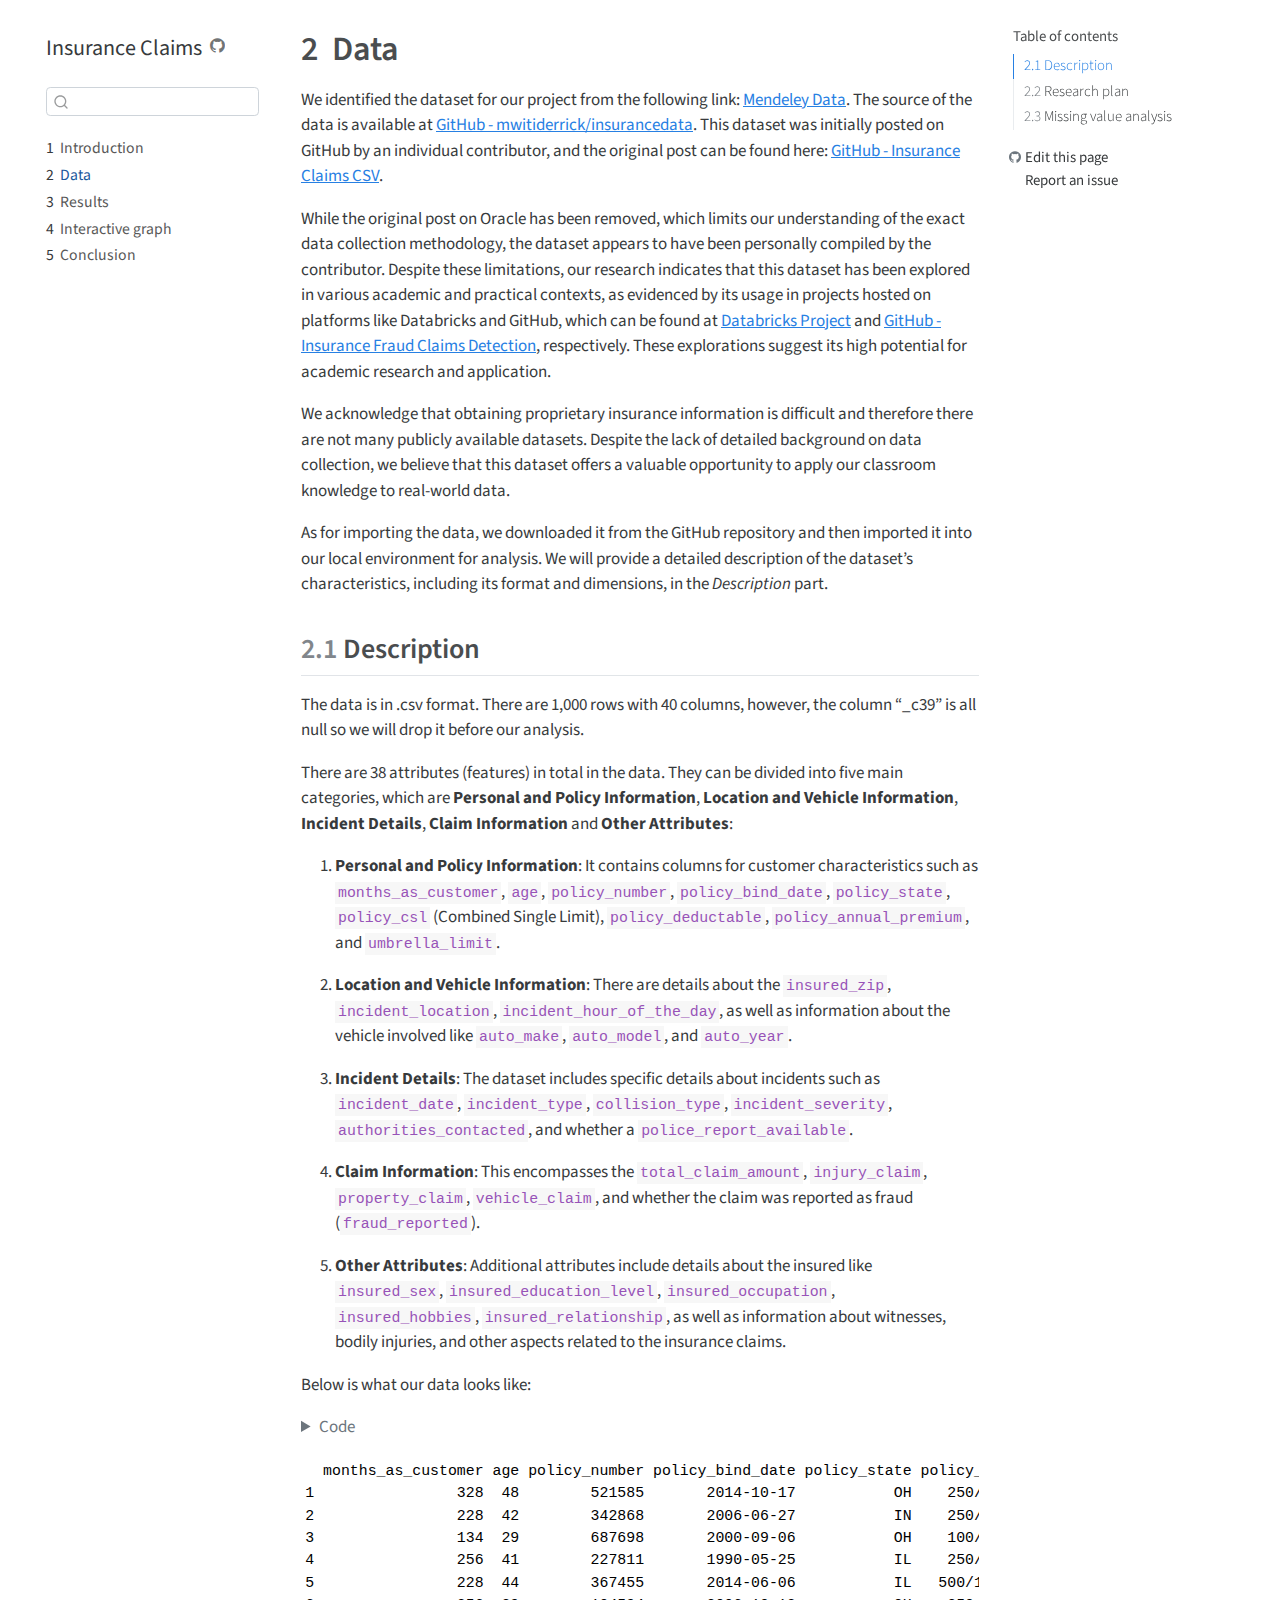
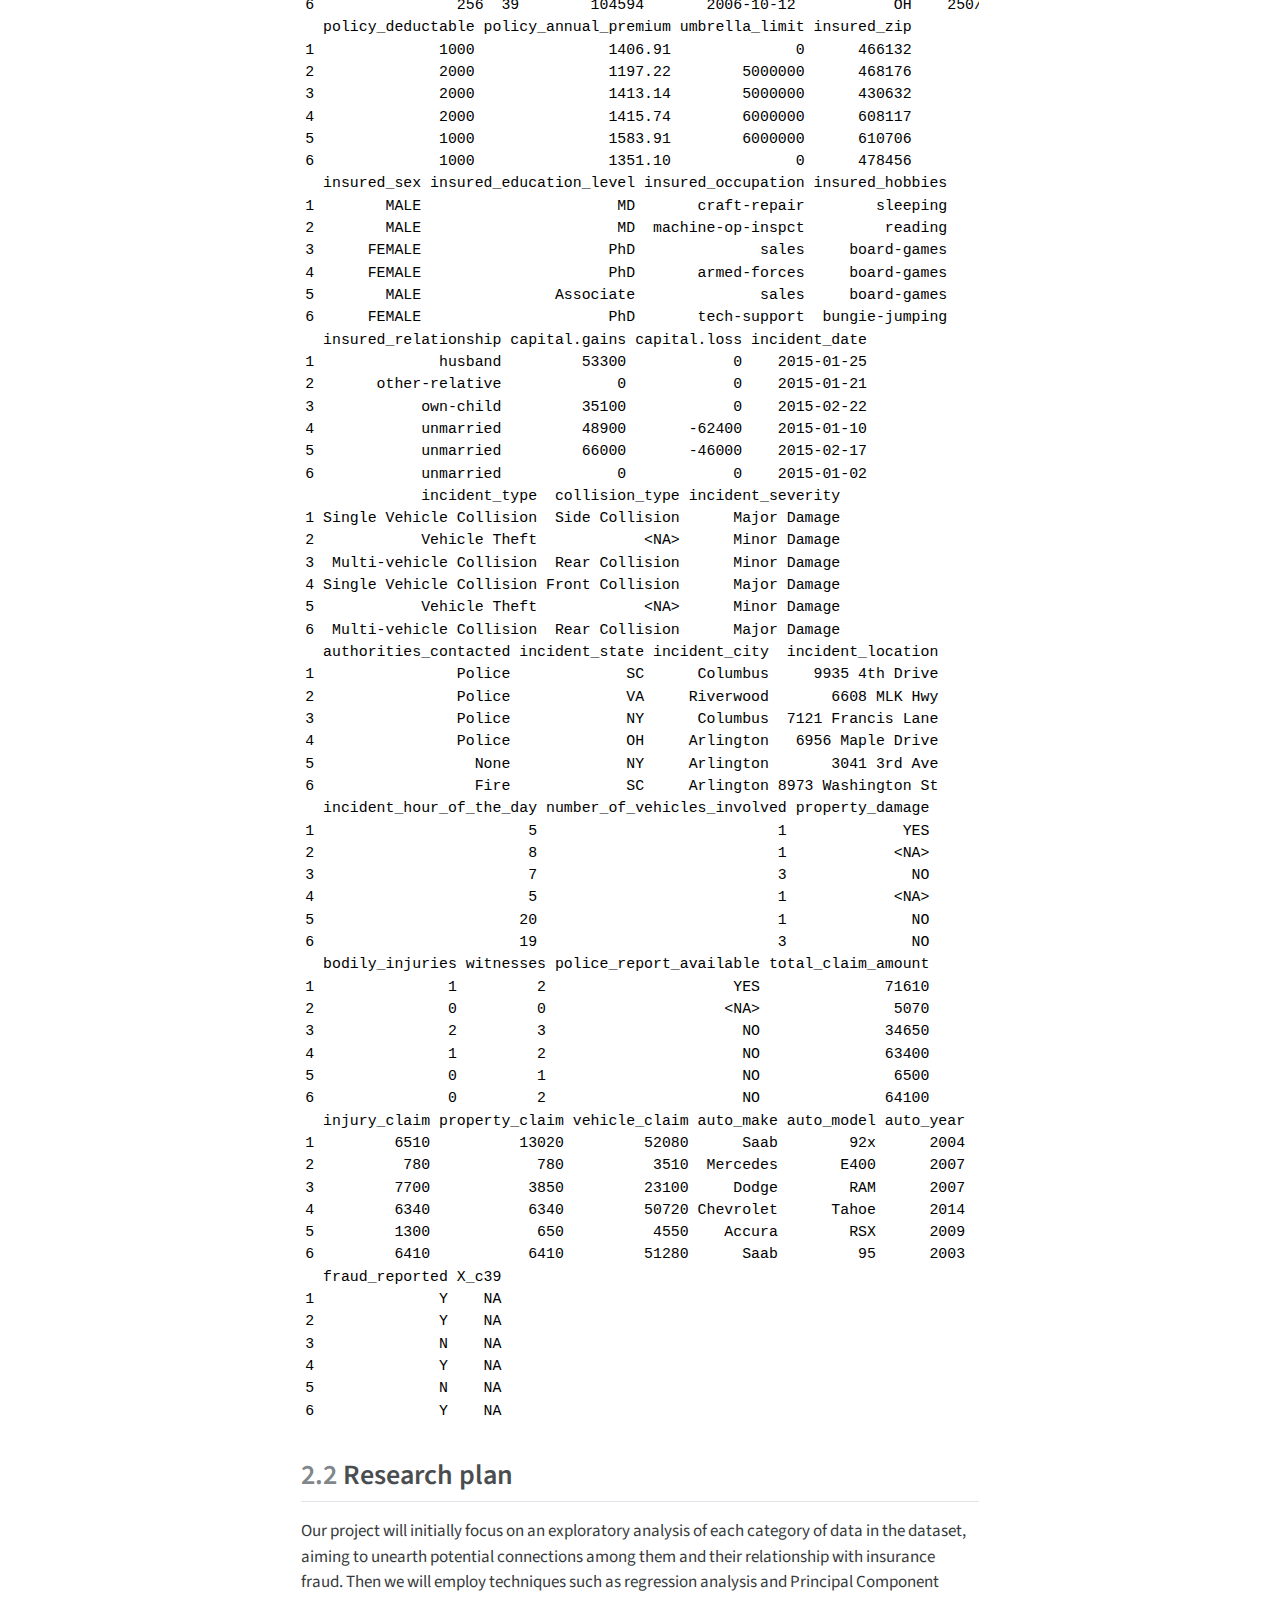
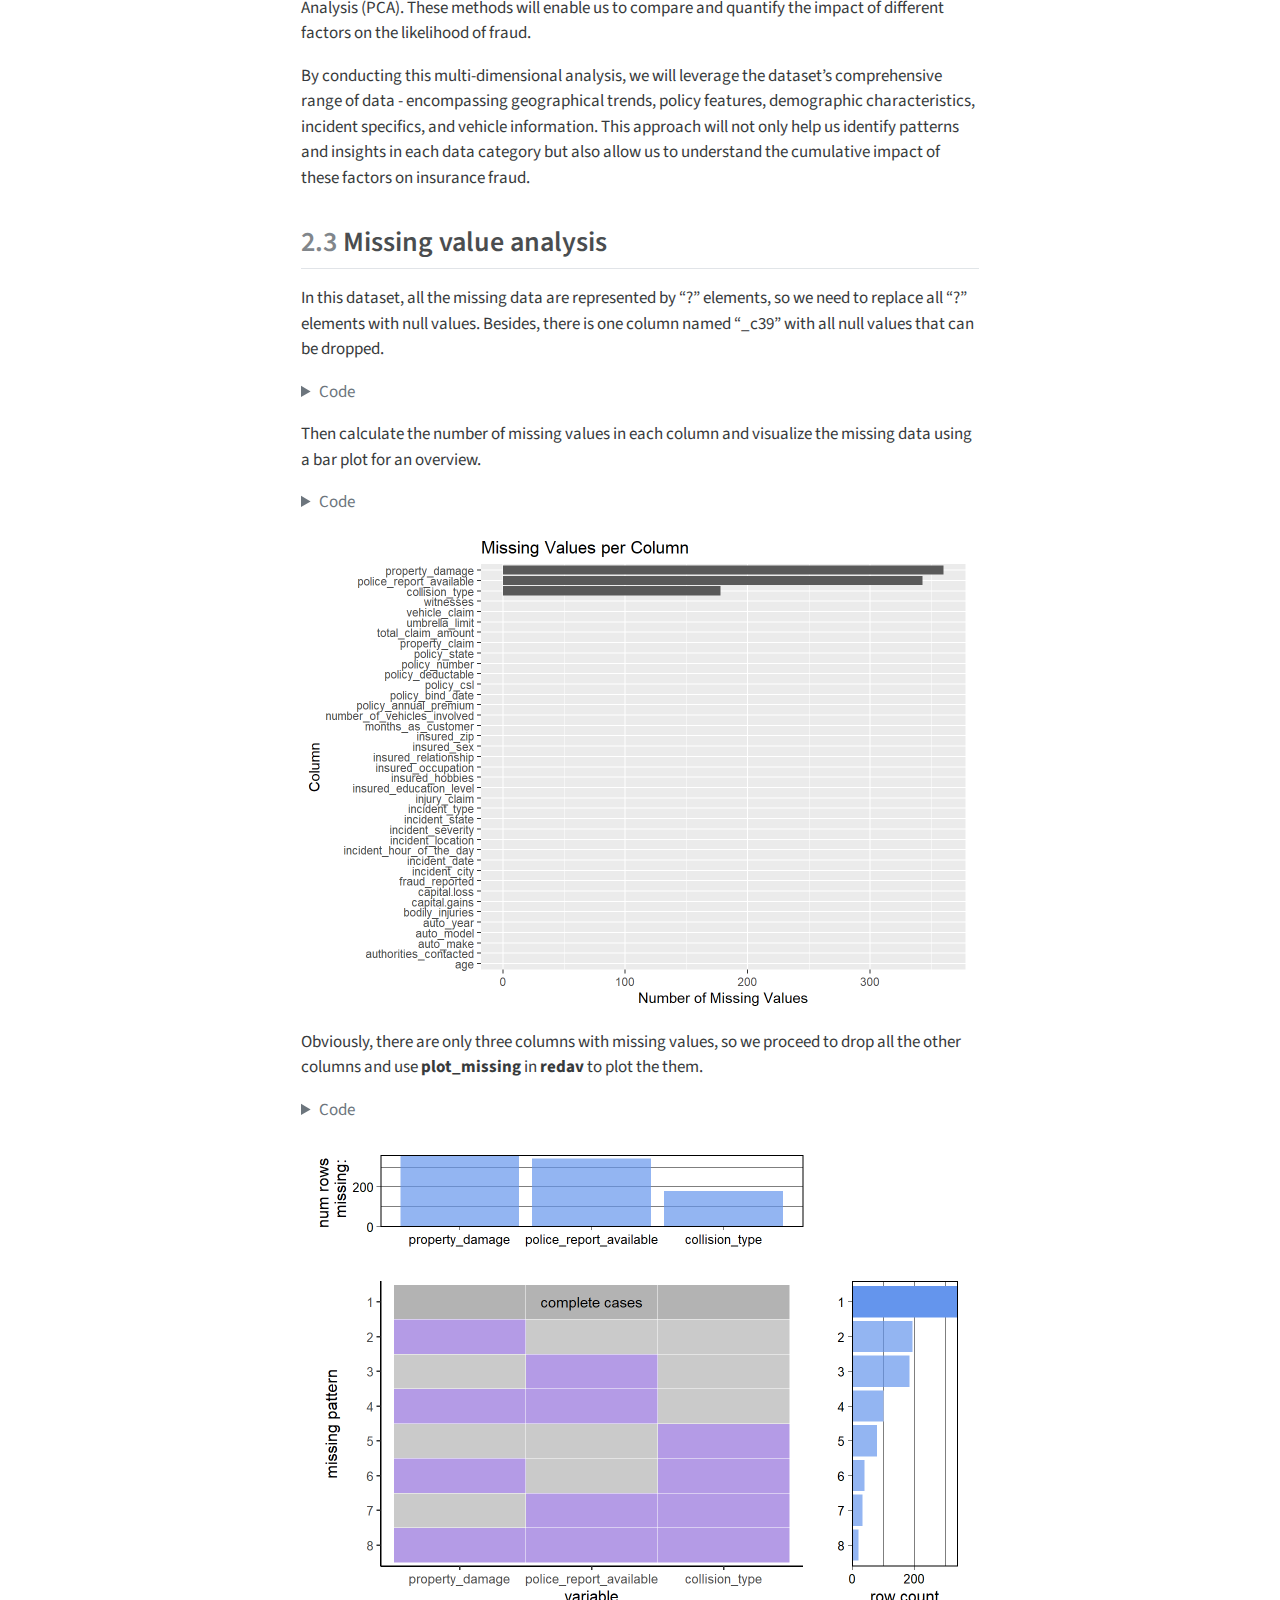
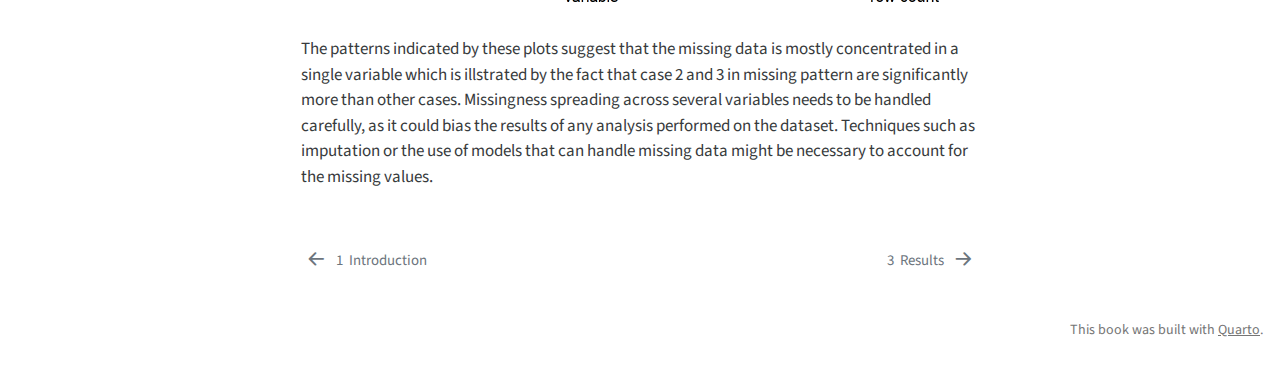
<file: docs/data.html>
<!DOCTYPE html>
<html xmlns="http://www.w3.org/1999/xhtml" lang="en" xml:lang="en"><head>

<meta charset="utf-8">
<meta name="generator" content="quarto-1.3.450">

<meta name="viewport" content="width=device-width, initial-scale=1.0, user-scalable=yes">


<title>Insurance Claims - 2&nbsp; Data</title>
<style>
code{white-space: pre-wrap;}
span.smallcaps{font-variant: small-caps;}
div.columns{display: flex; gap: min(4vw, 1.5em);}
div.column{flex: auto; overflow-x: auto;}
div.hanging-indent{margin-left: 1.5em; text-indent: -1.5em;}
ul.task-list{list-style: none;}
ul.task-list li input[type="checkbox"] {
  width: 0.8em;
  margin: 0 0.8em 0.2em -1em; /* quarto-specific, see https://github.com/quarto-dev/quarto-cli/issues/4556 */ 
  vertical-align: middle;
}
/* CSS for syntax highlighting */
pre > code.sourceCode { white-space: pre; position: relative; }
pre > code.sourceCode > span { display: inline-block; line-height: 1.25; }
pre > code.sourceCode > span:empty { height: 1.2em; }
.sourceCode { overflow: visible; }
code.sourceCode > span { color: inherit; text-decoration: inherit; }
div.sourceCode { margin: 1em 0; }
pre.sourceCode { margin: 0; }
@media screen {
div.sourceCode { overflow: auto; }
}
@media print {
pre > code.sourceCode { white-space: pre-wrap; }
pre > code.sourceCode > span { text-indent: -5em; padding-left: 5em; }
}
pre.numberSource code
  { counter-reset: source-line 0; }
pre.numberSource code > span
  { position: relative; left: -4em; counter-increment: source-line; }
pre.numberSource code > span > a:first-child::before
  { content: counter(source-line);
    position: relative; left: -1em; text-align: right; vertical-align: baseline;
    border: none; display: inline-block;
    -webkit-touch-callout: none; -webkit-user-select: none;
    -khtml-user-select: none; -moz-user-select: none;
    -ms-user-select: none; user-select: none;
    padding: 0 4px; width: 4em;
  }
pre.numberSource { margin-left: 3em;  padding-left: 4px; }
div.sourceCode
  {   }
@media screen {
pre > code.sourceCode > span > a:first-child::before { text-decoration: underline; }
}
</style>


<script src="site_libs/quarto-nav/quarto-nav.js"></script>
<script src="site_libs/quarto-nav/headroom.min.js"></script>
<script src="site_libs/clipboard/clipboard.min.js"></script>
<script src="site_libs/quarto-search/autocomplete.umd.js"></script>
<script src="site_libs/quarto-search/fuse.min.js"></script>
<script src="site_libs/quarto-search/quarto-search.js"></script>
<meta name="quarto:offset" content="./">
<link href="./results.html" rel="next">
<link href="./index.html" rel="prev">
<script src="site_libs/quarto-html/quarto.js"></script>
<script src="site_libs/quarto-html/popper.min.js"></script>
<script src="site_libs/quarto-html/tippy.umd.min.js"></script>
<script src="site_libs/quarto-html/anchor.min.js"></script>
<link href="site_libs/quarto-html/tippy.css" rel="stylesheet">
<link href="site_libs/quarto-html/quarto-syntax-highlighting.css" rel="stylesheet" id="quarto-text-highlighting-styles">
<script src="site_libs/bootstrap/bootstrap.min.js"></script>
<link href="site_libs/bootstrap/bootstrap-icons.css" rel="stylesheet">
<link href="site_libs/bootstrap/bootstrap.min.css" rel="stylesheet" id="quarto-bootstrap" data-mode="light">
<script id="quarto-search-options" type="application/json">{
  "location": "sidebar",
  "copy-button": false,
  "collapse-after": 3,
  "panel-placement": "start",
  "type": "textbox",
  "limit": 20,
  "language": {
    "search-no-results-text": "No results",
    "search-matching-documents-text": "matching documents",
    "search-copy-link-title": "Copy link to search",
    "search-hide-matches-text": "Hide additional matches",
    "search-more-match-text": "more match in this document",
    "search-more-matches-text": "more matches in this document",
    "search-clear-button-title": "Clear",
    "search-detached-cancel-button-title": "Cancel",
    "search-submit-button-title": "Submit",
    "search-label": "Search"
  }
}</script>


</head>

<body class="nav-sidebar floating">

<div id="quarto-search-results"></div>
  <header id="quarto-header" class="headroom fixed-top">
  <nav class="quarto-secondary-nav">
    <div class="container-fluid d-flex">
      <button type="button" class="quarto-btn-toggle btn" data-bs-toggle="collapse" data-bs-target="#quarto-sidebar,#quarto-sidebar-glass" aria-controls="quarto-sidebar" aria-expanded="false" aria-label="Toggle sidebar navigation" onclick="if (window.quartoToggleHeadroom) { window.quartoToggleHeadroom(); }">
        <i class="bi bi-layout-text-sidebar-reverse"></i>
      </button>
      <nav class="quarto-page-breadcrumbs" aria-label="breadcrumb"><ol class="breadcrumb"><li class="breadcrumb-item"><a href="./data.html"><span class="chapter-number">2</span>&nbsp; <span class="chapter-title">Data</span></a></li></ol></nav>
      <a class="flex-grow-1" role="button" data-bs-toggle="collapse" data-bs-target="#quarto-sidebar,#quarto-sidebar-glass" aria-controls="quarto-sidebar" aria-expanded="false" aria-label="Toggle sidebar navigation" onclick="if (window.quartoToggleHeadroom) { window.quartoToggleHeadroom(); }">      
      </a>
      <button type="button" class="btn quarto-search-button" aria-label="" onclick="window.quartoOpenSearch();">
        <i class="bi bi-search"></i>
      </button>
    </div>
  </nav>
</header>
<!-- content -->
<div id="quarto-content" class="quarto-container page-columns page-rows-contents page-layout-article">
<!-- sidebar -->
  <nav id="quarto-sidebar" class="sidebar collapse collapse-horizontal sidebar-navigation floating overflow-auto">
    <div class="pt-lg-2 mt-2 text-left sidebar-header">
    <div class="sidebar-title mb-0 py-0">
      <a href="./">Insurance Claims</a> 
        <div class="sidebar-tools-main">
    <a href="https://github.com/aab11e6/Insurance-claims" rel="" title="Source Code" class="quarto-navigation-tool px-1" aria-label="Source Code"><i class="bi bi-github"></i></a>
</div>
    </div>
      </div>
        <div class="mt-2 flex-shrink-0 align-items-center">
        <div class="sidebar-search">
        <div id="quarto-search" class="" title="Search"></div>
        </div>
        </div>
    <div class="sidebar-menu-container"> 
    <ul class="list-unstyled mt-1">
        <li class="sidebar-item">
  <div class="sidebar-item-container"> 
  <a href="./index.html" class="sidebar-item-text sidebar-link">
 <span class="menu-text"><span class="chapter-number">1</span>&nbsp; <span class="chapter-title">Introduction</span></span></a>
  </div>
</li>
        <li class="sidebar-item">
  <div class="sidebar-item-container"> 
  <a href="./data.html" class="sidebar-item-text sidebar-link active">
 <span class="menu-text"><span class="chapter-number">2</span>&nbsp; <span class="chapter-title">Data</span></span></a>
  </div>
</li>
        <li class="sidebar-item">
  <div class="sidebar-item-container"> 
  <a href="./results.html" class="sidebar-item-text sidebar-link">
 <span class="menu-text"><span class="chapter-number">3</span>&nbsp; <span class="chapter-title">Results</span></span></a>
  </div>
</li>
        <li class="sidebar-item">
  <div class="sidebar-item-container"> 
  <a href="./d3graph.html" class="sidebar-item-text sidebar-link">
 <span class="menu-text"><span class="chapter-number">4</span>&nbsp; <span class="chapter-title">Interactive graph</span></span></a>
  </div>
</li>
        <li class="sidebar-item">
  <div class="sidebar-item-container"> 
  <a href="./conclusion.html" class="sidebar-item-text sidebar-link">
 <span class="menu-text"><span class="chapter-number">5</span>&nbsp; <span class="chapter-title">Conclusion</span></span></a>
  </div>
</li>
    </ul>
    </div>
</nav>
<div id="quarto-sidebar-glass" data-bs-toggle="collapse" data-bs-target="#quarto-sidebar,#quarto-sidebar-glass"></div>
<!-- margin-sidebar -->
    <div id="quarto-margin-sidebar" class="sidebar margin-sidebar">
        <nav id="TOC" role="doc-toc" class="toc-active">
    <h2 id="toc-title">Table of contents</h2>
   
  <ul>
  <li><a href="#description" id="toc-description" class="nav-link active" data-scroll-target="#description"><span class="header-section-number">2.1</span> Description</a></li>
  <li><a href="#research-plan" id="toc-research-plan" class="nav-link" data-scroll-target="#research-plan"><span class="header-section-number">2.2</span> Research plan</a></li>
  <li><a href="#missing-value-analysis" id="toc-missing-value-analysis" class="nav-link" data-scroll-target="#missing-value-analysis"><span class="header-section-number">2.3</span> Missing value analysis</a></li>
  </ul>
<div class="toc-actions"><div><i class="bi bi-github"></i></div><div class="action-links"><p><a href="https://github.com/aab11e6/Insurance-claims/edit/main/data.qmd" class="toc-action">Edit this page</a></p><p><a href="https://github.com/aab11e6/Insurance-claims/issues/new" class="toc-action">Report an issue</a></p></div></div></nav>
    </div>
<!-- main -->
<main class="content" id="quarto-document-content">

<header id="title-block-header" class="quarto-title-block default">
<div class="quarto-title">
<h1 class="title"><span class="chapter-number">2</span>&nbsp; <span class="chapter-title">Data</span></h1>
</div>



<div class="quarto-title-meta">

    
  
    
  </div>
  

</header>

<p>We identified the dataset for our project from the following link: <a href="https://data.mendeley.com/datasets/992mh7dk9y/2">Mendeley Data</a>. The source of the data is available at <a href="https://github.com/mwitiderrick/insurancedata/tree/master">GitHub - mwitiderrick/insurancedata</a>. This dataset was initially posted on GitHub by an individual contributor, and the original post can be found here: <a href="https://github.com/mwitiderrick/insurancedata/blob/master/insurance_claims.csv">GitHub - Insurance Claims CSV</a>.</p>
<p>While the original post on Oracle has been removed, which limits our understanding of the exact data collection methodology, the dataset appears to have been personally compiled by the contributor. Despite these limitations, our research indicates that this dataset has been explored in various academic and practical contexts, as evidenced by its usage in projects hosted on platforms like Databricks and GitHub, which can be found at <a href="https://databricks-prod-cloudfront.cloud.databricks.com/public/4027ec902e239c93eaaa8714f173bcfc/4954928053318020/1058911316420443/167703932442645/latest.html">Databricks Project</a> and <a href="https://github.com/Jai-Ds/Insurance-Fraud-Claims-Detection/blob/master/README.md">GitHub - Insurance Fraud Claims Detection</a>, respectively. These explorations suggest its high potential for academic research and application.</p>
<p>We acknowledge that obtaining proprietary insurance information is difficult and therefore there are not many publicly available datasets. Despite the lack of detailed background on data collection, we believe that this dataset offers a valuable opportunity to apply our classroom knowledge to real-world data.</p>
<p>As for importing the data, we downloaded it from the GitHub repository and then imported it into our local environment for analysis. We will provide a detailed description of the dataset’s characteristics, including its format and dimensions, in the <em>Description</em> part.</p>
<section id="description" class="level2" data-number="2.1">
<h2 data-number="2.1" class="anchored" data-anchor-id="description"><span class="header-section-number">2.1</span> Description</h2>
<p>The data is in .csv format. There are 1,000 rows with 40 columns, however, the column “_c39” is all null so we will drop it before our analysis.</p>
<p>There are 38 attributes (features) in total in the data. They can be divided into five main categories, which are <strong>Personal and Policy Information</strong>, <strong>Location and Vehicle Information</strong>, <strong>Incident Details</strong>, <strong>Claim Information</strong> and <strong>Other Attributes</strong>:</p>
<ol type="1">
<li><p><strong>Personal and Policy Information</strong>: It contains columns for customer characteristics such as <code>months_as_customer</code>, <code>age</code>, <code>policy_number</code>, <code>policy_bind_date</code>, <code>policy_state</code>, <code>policy_csl</code> (Combined Single Limit), <code>policy_deductable</code>, <code>policy_annual_premium</code>, and <code>umbrella_limit</code>.</p></li>
<li><p><strong>Location and Vehicle Information</strong>: There are details about the <code>insured_zip</code>, <code>incident_location</code>, <code>incident_hour_of_the_day</code>, as well as information about the vehicle involved like <code>auto_make</code>, <code>auto_model</code>, and <code>auto_year</code>.</p></li>
<li><p><strong>Incident Details</strong>: The dataset includes specific details about incidents such as <code>incident_date</code>, <code>incident_type</code>, <code>collision_type</code>, <code>incident_severity</code>, <code>authorities_contacted</code>, and whether a <code>police_report_available</code>.</p></li>
<li><p><strong>Claim Information</strong>: This encompasses the <code>total_claim_amount</code>, <code>injury_claim</code>, <code>property_claim</code>, <code>vehicle_claim</code>, and whether the claim was reported as fraud (<code>fraud_reported</code>).</p></li>
<li><p><strong>Other Attributes</strong>: Additional attributes include details about the insured like <code>insured_sex</code>, <code>insured_education_level</code>, <code>insured_occupation</code>, <code>insured_hobbies</code>, <code>insured_relationship</code>, as well as information about witnesses, bodily injuries, and other aspects related to the insurance claims.</p></li>
</ol>
<p>Below is what our data looks like:</p>
<div class="cell">
<details>
<summary>Code</summary>
<div class="sourceCode cell-code" id="cb1"><pre class="sourceCode r code-with-copy"><code class="sourceCode r"><span id="cb1-1"><a href="#cb1-1" aria-hidden="true" tabindex="-1"></a>data <span class="ot">&lt;-</span> <span class="fu">read.csv</span>(<span class="st">'insurance_claims.csv'</span>, <span class="at">na.strings =</span> <span class="fu">c</span>(<span class="st">"?"</span>, <span class="st">"NA"</span>))</span>
<span id="cb1-2"><a href="#cb1-2" aria-hidden="true" tabindex="-1"></a><span class="fu">head</span>(data)</span></code><button title="Copy to Clipboard" class="code-copy-button"><i class="bi"></i></button></pre></div>
</details>
<div class="cell-output cell-output-stdout">
<pre><code>  months_as_customer age policy_number policy_bind_date policy_state policy_csl
1                328  48        521585       2014-10-17           OH    250/500
2                228  42        342868       2006-06-27           IN    250/500
3                134  29        687698       2000-09-06           OH    100/300
4                256  41        227811       1990-05-25           IL    250/500
5                228  44        367455       2014-06-06           IL   500/1000
6                256  39        104594       2006-10-12           OH    250/500
  policy_deductable policy_annual_premium umbrella_limit insured_zip
1              1000               1406.91              0      466132
2              2000               1197.22        5000000      468176
3              2000               1413.14        5000000      430632
4              2000               1415.74        6000000      608117
5              1000               1583.91        6000000      610706
6              1000               1351.10              0      478456
  insured_sex insured_education_level insured_occupation insured_hobbies
1        MALE                      MD       craft-repair        sleeping
2        MALE                      MD  machine-op-inspct         reading
3      FEMALE                     PhD              sales     board-games
4      FEMALE                     PhD       armed-forces     board-games
5        MALE               Associate              sales     board-games
6      FEMALE                     PhD       tech-support  bungie-jumping
  insured_relationship capital.gains capital.loss incident_date
1              husband         53300            0    2015-01-25
2       other-relative             0            0    2015-01-21
3            own-child         35100            0    2015-02-22
4            unmarried         48900       -62400    2015-01-10
5            unmarried         66000       -46000    2015-02-17
6            unmarried             0            0    2015-01-02
             incident_type  collision_type incident_severity
1 Single Vehicle Collision  Side Collision      Major Damage
2            Vehicle Theft            &lt;NA&gt;      Minor Damage
3  Multi-vehicle Collision  Rear Collision      Minor Damage
4 Single Vehicle Collision Front Collision      Major Damage
5            Vehicle Theft            &lt;NA&gt;      Minor Damage
6  Multi-vehicle Collision  Rear Collision      Major Damage
  authorities_contacted incident_state incident_city  incident_location
1                Police             SC      Columbus     9935 4th Drive
2                Police             VA     Riverwood       6608 MLK Hwy
3                Police             NY      Columbus  7121 Francis Lane
4                Police             OH     Arlington   6956 Maple Drive
5                  None             NY     Arlington       3041 3rd Ave
6                  Fire             SC     Arlington 8973 Washington St
  incident_hour_of_the_day number_of_vehicles_involved property_damage
1                        5                           1             YES
2                        8                           1            &lt;NA&gt;
3                        7                           3              NO
4                        5                           1            &lt;NA&gt;
5                       20                           1              NO
6                       19                           3              NO
  bodily_injuries witnesses police_report_available total_claim_amount
1               1         2                     YES              71610
2               0         0                    &lt;NA&gt;               5070
3               2         3                      NO              34650
4               1         2                      NO              63400
5               0         1                      NO               6500
6               0         2                      NO              64100
  injury_claim property_claim vehicle_claim auto_make auto_model auto_year
1         6510          13020         52080      Saab        92x      2004
2          780            780          3510  Mercedes       E400      2007
3         7700           3850         23100     Dodge        RAM      2007
4         6340           6340         50720 Chevrolet      Tahoe      2014
5         1300            650          4550    Accura        RSX      2009
6         6410           6410         51280      Saab         95      2003
  fraud_reported X_c39
1              Y    NA
2              Y    NA
3              N    NA
4              Y    NA
5              N    NA
6              Y    NA</code></pre>
</div>
</div>
</section>
<section id="research-plan" class="level2" data-number="2.2">
<h2 data-number="2.2" class="anchored" data-anchor-id="research-plan"><span class="header-section-number">2.2</span> Research plan</h2>
<p>Our project will initially focus on an exploratory analysis of each category of data in the dataset, aiming to unearth potential connections among them and their relationship with insurance fraud. Then we will employ techniques such as regression analysis and Principal Component Analysis (PCA). These methods will enable us to compare and quantify the impact of different factors on the likelihood of fraud.</p>
<p>By conducting this multi-dimensional analysis, we will leverage the dataset’s comprehensive range of data - encompassing geographical trends, policy features, demographic characteristics, incident specifics, and vehicle information. This approach will not only help us identify patterns and insights in each data category but also allow us to understand the cumulative impact of these factors on insurance fraud.</p>
</section>
<section id="missing-value-analysis" class="level2" data-number="2.3">
<h2 data-number="2.3" class="anchored" data-anchor-id="missing-value-analysis"><span class="header-section-number">2.3</span> Missing value analysis</h2>
<p>In this dataset, all the missing data are represented by “?” elements, so we need to replace all “?” elements with null values. Besides, there is one column named “_c39” with all null values that can be dropped.</p>
<div class="cell">
<details>
<summary>Code</summary>
<div class="sourceCode cell-code" id="cb3"><pre class="sourceCode r code-with-copy"><code class="sourceCode r"><span id="cb3-1"><a href="#cb3-1" aria-hidden="true" tabindex="-1"></a>data <span class="ot">&lt;-</span> <span class="fu">read.csv</span>(<span class="st">'insurance_claims.csv'</span>, <span class="at">na.strings =</span> <span class="fu">c</span>(<span class="st">"?"</span>, <span class="st">"NA"</span>))</span>
<span id="cb3-2"><a href="#cb3-2" aria-hidden="true" tabindex="-1"></a>data <span class="ot">&lt;-</span> <span class="fu">subset</span>(data, <span class="at">select =</span> <span class="sc">-</span>X_c39)</span></code><button title="Copy to Clipboard" class="code-copy-button"><i class="bi"></i></button></pre></div>
</details>
</div>
<p>Then calculate the number of missing values in each column and visualize the missing data using a bar plot for an overview.</p>
<div class="cell">
<details>
<summary>Code</summary>
<div class="sourceCode cell-code" id="cb4"><pre class="sourceCode r code-with-copy"><code class="sourceCode r"><span id="cb4-1"><a href="#cb4-1" aria-hidden="true" tabindex="-1"></a><span class="fu">library</span>(ggplot2)</span>
<span id="cb4-2"><a href="#cb4-2" aria-hidden="true" tabindex="-1"></a><span class="fu">library</span>(dplyr)</span>
<span id="cb4-3"><a href="#cb4-3" aria-hidden="true" tabindex="-1"></a><span class="co"># Count missing values</span></span>
<span id="cb4-4"><a href="#cb4-4" aria-hidden="true" tabindex="-1"></a>missing_values <span class="ot">&lt;-</span> <span class="fu">sapply</span>(data, <span class="cf">function</span>(x) <span class="fu">sum</span>(<span class="fu">is.na</span>(x)))</span>
<span id="cb4-5"><a href="#cb4-5" aria-hidden="true" tabindex="-1"></a>missing_data_frame <span class="ot">&lt;-</span> <span class="fu">data.frame</span>(<span class="at">column =</span> <span class="fu">names</span>(missing_values), <span class="at">missing_count =</span> missing_values)</span>
<span id="cb4-6"><a href="#cb4-6" aria-hidden="true" tabindex="-1"></a></span>
<span id="cb4-7"><a href="#cb4-7" aria-hidden="true" tabindex="-1"></a><span class="co"># Create a data frame for plotting</span></span>
<span id="cb4-8"><a href="#cb4-8" aria-hidden="true" tabindex="-1"></a>missing_data_frame <span class="ot">&lt;-</span> <span class="fu">data.frame</span>(<span class="at">column =</span> <span class="fu">names</span>(missing_values), <span class="at">missing_count =</span> missing_values)</span>
<span id="cb4-9"><a href="#cb4-9" aria-hidden="true" tabindex="-1"></a></span>
<span id="cb4-10"><a href="#cb4-10" aria-hidden="true" tabindex="-1"></a><span class="co"># Create the bar plot with ggplot2</span></span>
<span id="cb4-11"><a href="#cb4-11" aria-hidden="true" tabindex="-1"></a><span class="fu">ggplot</span>(missing_data_frame <span class="sc">|&gt;</span> <span class="fu">arrange</span>(<span class="fu">desc</span>(missing_count)), <span class="fu">aes</span>(<span class="at">x =</span> <span class="fu">reorder</span>(column, missing_count), <span class="at">y =</span> missing_count)) <span class="sc">+</span></span>
<span id="cb4-12"><a href="#cb4-12" aria-hidden="true" tabindex="-1"></a>  <span class="fu">geom_bar</span>(<span class="at">stat =</span> <span class="st">"identity"</span>) <span class="sc">+</span></span>
<span id="cb4-13"><a href="#cb4-13" aria-hidden="true" tabindex="-1"></a>  <span class="fu">coord_flip</span>() <span class="sc">+</span>  <span class="co"># Reverse the coordinate system</span></span>
<span id="cb4-14"><a href="#cb4-14" aria-hidden="true" tabindex="-1"></a>  <span class="fu">xlab</span>(<span class="st">"Column"</span>) <span class="sc">+</span></span>
<span id="cb4-15"><a href="#cb4-15" aria-hidden="true" tabindex="-1"></a>  <span class="fu">ylab</span>(<span class="st">"Number of Missing Values"</span>) <span class="sc">+</span></span>
<span id="cb4-16"><a href="#cb4-16" aria-hidden="true" tabindex="-1"></a>  <span class="fu">ggtitle</span>(<span class="st">"Missing Values per Column"</span>) <span class="co"># Add titles and labels as needed</span></span></code><button title="Copy to Clipboard" class="code-copy-button"><i class="bi"></i></button></pre></div>
</details>
<div class="cell-output-display">
<p><img src="data_files/figure-html/unnamed-chunk-3-1.png" class="img-fluid" width="672"></p>
</div>
</div>
<p>Obviously, there are only three columns with missing values, so we proceed to drop all the other columns and use <strong>plot_missing</strong> in <strong>redav</strong> to plot the them.</p>
<div class="cell">
<details>
<summary>Code</summary>
<div class="sourceCode cell-code" id="cb5"><pre class="sourceCode r code-with-copy"><code class="sourceCode r"><span id="cb5-1"><a href="#cb5-1" aria-hidden="true" tabindex="-1"></a><span class="fu">library</span>(redav)</span>
<span id="cb5-2"><a href="#cb5-2" aria-hidden="true" tabindex="-1"></a><span class="fu">plot_missing</span>(<span class="fu">subset</span>(data, <span class="at">select =</span> <span class="fu">c</span>(<span class="st">"police_report_available"</span>,<span class="st">"property_damage"</span>,<span class="st">"collision_type"</span>)), <span class="at">percent =</span> <span class="cn">FALSE</span>)</span></code><button title="Copy to Clipboard" class="code-copy-button"><i class="bi"></i></button></pre></div>
</details>
<div class="cell-output-display">
<p><img src="data_files/figure-html/unnamed-chunk-4-1.png" class="img-fluid" width="672"></p>
</div>
</div>
<p>The patterns indicated by these plots suggest that the missing data is mostly concentrated in a single variable which is illstrated by the fact that case 2 and 3 in missing pattern are significantly more than other cases. Missingness spreading across several variables needs to be handled carefully, as it could bias the results of any analysis performed on the dataset. Techniques such as imputation or the use of models that can handle missing data might be necessary to account for the missing values.</p>


</section>

</main> <!-- /main -->
<script id="quarto-html-after-body" type="application/javascript">
window.document.addEventListener("DOMContentLoaded", function (event) {
  const toggleBodyColorMode = (bsSheetEl) => {
    const mode = bsSheetEl.getAttribute("data-mode");
    const bodyEl = window.document.querySelector("body");
    if (mode === "dark") {
      bodyEl.classList.add("quarto-dark");
      bodyEl.classList.remove("quarto-light");
    } else {
      bodyEl.classList.add("quarto-light");
      bodyEl.classList.remove("quarto-dark");
    }
  }
  const toggleBodyColorPrimary = () => {
    const bsSheetEl = window.document.querySelector("link#quarto-bootstrap");
    if (bsSheetEl) {
      toggleBodyColorMode(bsSheetEl);
    }
  }
  toggleBodyColorPrimary();  
  const icon = "";
  const anchorJS = new window.AnchorJS();
  anchorJS.options = {
    placement: 'right',
    icon: icon
  };
  anchorJS.add('.anchored');
  const isCodeAnnotation = (el) => {
    for (const clz of el.classList) {
      if (clz.startsWith('code-annotation-')) {                     
        return true;
      }
    }
    return false;
  }
  const clipboard = new window.ClipboardJS('.code-copy-button', {
    text: function(trigger) {
      const codeEl = trigger.previousElementSibling.cloneNode(true);
      for (const childEl of codeEl.children) {
        if (isCodeAnnotation(childEl)) {
          childEl.remove();
        }
      }
      return codeEl.innerText;
    }
  });
  clipboard.on('success', function(e) {
    // button target
    const button = e.trigger;
    // don't keep focus
    button.blur();
    // flash "checked"
    button.classList.add('code-copy-button-checked');
    var currentTitle = button.getAttribute("title");
    button.setAttribute("title", "Copied!");
    let tooltip;
    if (window.bootstrap) {
      button.setAttribute("data-bs-toggle", "tooltip");
      button.setAttribute("data-bs-placement", "left");
      button.setAttribute("data-bs-title", "Copied!");
      tooltip = new bootstrap.Tooltip(button, 
        { trigger: "manual", 
          customClass: "code-copy-button-tooltip",
          offset: [0, -8]});
      tooltip.show();    
    }
    setTimeout(function() {
      if (tooltip) {
        tooltip.hide();
        button.removeAttribute("data-bs-title");
        button.removeAttribute("data-bs-toggle");
        button.removeAttribute("data-bs-placement");
      }
      button.setAttribute("title", currentTitle);
      button.classList.remove('code-copy-button-checked');
    }, 1000);
    // clear code selection
    e.clearSelection();
  });
  function tippyHover(el, contentFn) {
    const config = {
      allowHTML: true,
      content: contentFn,
      maxWidth: 500,
      delay: 100,
      arrow: false,
      appendTo: function(el) {
          return el.parentElement;
      },
      interactive: true,
      interactiveBorder: 10,
      theme: 'quarto',
      placement: 'bottom-start'
    };
    window.tippy(el, config); 
  }
  const noterefs = window.document.querySelectorAll('a[role="doc-noteref"]');
  for (var i=0; i<noterefs.length; i++) {
    const ref = noterefs[i];
    tippyHover(ref, function() {
      // use id or data attribute instead here
      let href = ref.getAttribute('data-footnote-href') || ref.getAttribute('href');
      try { href = new URL(href).hash; } catch {}
      const id = href.replace(/^#\/?/, "");
      const note = window.document.getElementById(id);
      return note.innerHTML;
    });
  }
      let selectedAnnoteEl;
      const selectorForAnnotation = ( cell, annotation) => {
        let cellAttr = 'data-code-cell="' + cell + '"';
        let lineAttr = 'data-code-annotation="' +  annotation + '"';
        const selector = 'span[' + cellAttr + '][' + lineAttr + ']';
        return selector;
      }
      const selectCodeLines = (annoteEl) => {
        const doc = window.document;
        const targetCell = annoteEl.getAttribute("data-target-cell");
        const targetAnnotation = annoteEl.getAttribute("data-target-annotation");
        const annoteSpan = window.document.querySelector(selectorForAnnotation(targetCell, targetAnnotation));
        const lines = annoteSpan.getAttribute("data-code-lines").split(",");
        const lineIds = lines.map((line) => {
          return targetCell + "-" + line;
        })
        let top = null;
        let height = null;
        let parent = null;
        if (lineIds.length > 0) {
            //compute the position of the single el (top and bottom and make a div)
            const el = window.document.getElementById(lineIds[0]);
            top = el.offsetTop;
            height = el.offsetHeight;
            parent = el.parentElement.parentElement;
          if (lineIds.length > 1) {
            const lastEl = window.document.getElementById(lineIds[lineIds.length - 1]);
            const bottom = lastEl.offsetTop + lastEl.offsetHeight;
            height = bottom - top;
          }
          if (top !== null && height !== null && parent !== null) {
            // cook up a div (if necessary) and position it 
            let div = window.document.getElementById("code-annotation-line-highlight");
            if (div === null) {
              div = window.document.createElement("div");
              div.setAttribute("id", "code-annotation-line-highlight");
              div.style.position = 'absolute';
              parent.appendChild(div);
            }
            div.style.top = top - 2 + "px";
            div.style.height = height + 4 + "px";
            let gutterDiv = window.document.getElementById("code-annotation-line-highlight-gutter");
            if (gutterDiv === null) {
              gutterDiv = window.document.createElement("div");
              gutterDiv.setAttribute("id", "code-annotation-line-highlight-gutter");
              gutterDiv.style.position = 'absolute';
              const codeCell = window.document.getElementById(targetCell);
              const gutter = codeCell.querySelector('.code-annotation-gutter');
              gutter.appendChild(gutterDiv);
            }
            gutterDiv.style.top = top - 2 + "px";
            gutterDiv.style.height = height + 4 + "px";
          }
          selectedAnnoteEl = annoteEl;
        }
      };
      const unselectCodeLines = () => {
        const elementsIds = ["code-annotation-line-highlight", "code-annotation-line-highlight-gutter"];
        elementsIds.forEach((elId) => {
          const div = window.document.getElementById(elId);
          if (div) {
            div.remove();
          }
        });
        selectedAnnoteEl = undefined;
      };
      // Attach click handler to the DT
      const annoteDls = window.document.querySelectorAll('dt[data-target-cell]');
      for (const annoteDlNode of annoteDls) {
        annoteDlNode.addEventListener('click', (event) => {
          const clickedEl = event.target;
          if (clickedEl !== selectedAnnoteEl) {
            unselectCodeLines();
            const activeEl = window.document.querySelector('dt[data-target-cell].code-annotation-active');
            if (activeEl) {
              activeEl.classList.remove('code-annotation-active');
            }
            selectCodeLines(clickedEl);
            clickedEl.classList.add('code-annotation-active');
          } else {
            // Unselect the line
            unselectCodeLines();
            clickedEl.classList.remove('code-annotation-active');
          }
        });
      }
  const findCites = (el) => {
    const parentEl = el.parentElement;
    if (parentEl) {
      const cites = parentEl.dataset.cites;
      if (cites) {
        return {
          el,
          cites: cites.split(' ')
        };
      } else {
        return findCites(el.parentElement)
      }
    } else {
      return undefined;
    }
  };
  var bibliorefs = window.document.querySelectorAll('a[role="doc-biblioref"]');
  for (var i=0; i<bibliorefs.length; i++) {
    const ref = bibliorefs[i];
    const citeInfo = findCites(ref);
    if (citeInfo) {
      tippyHover(citeInfo.el, function() {
        var popup = window.document.createElement('div');
        citeInfo.cites.forEach(function(cite) {
          var citeDiv = window.document.createElement('div');
          citeDiv.classList.add('hanging-indent');
          citeDiv.classList.add('csl-entry');
          var biblioDiv = window.document.getElementById('ref-' + cite);
          if (biblioDiv) {
            citeDiv.innerHTML = biblioDiv.innerHTML;
          }
          popup.appendChild(citeDiv);
        });
        return popup.innerHTML;
      });
    }
  }
});
</script>
<nav class="page-navigation">
  <div class="nav-page nav-page-previous">
      <a href="./index.html" class="pagination-link">
        <i class="bi bi-arrow-left-short"></i> <span class="nav-page-text"><span class="chapter-number">1</span>&nbsp; <span class="chapter-title">Introduction</span></span>
      </a>          
  </div>
  <div class="nav-page nav-page-next">
      <a href="./results.html" class="pagination-link">
        <span class="nav-page-text"><span class="chapter-number">3</span>&nbsp; <span class="chapter-title">Results</span></span> <i class="bi bi-arrow-right-short"></i>
      </a>
  </div>
</nav>
</div> <!-- /content -->
<footer class="footer">
  <div class="nav-footer">
    <div class="nav-footer-left">
      &nbsp;
    </div>   
    <div class="nav-footer-center">
      &nbsp;
    </div>
    <div class="nav-footer-right">This book was built with <a href="https://quarto.org/">Quarto</a>.</div>
  </div>
</footer>



</body></html>
</file>
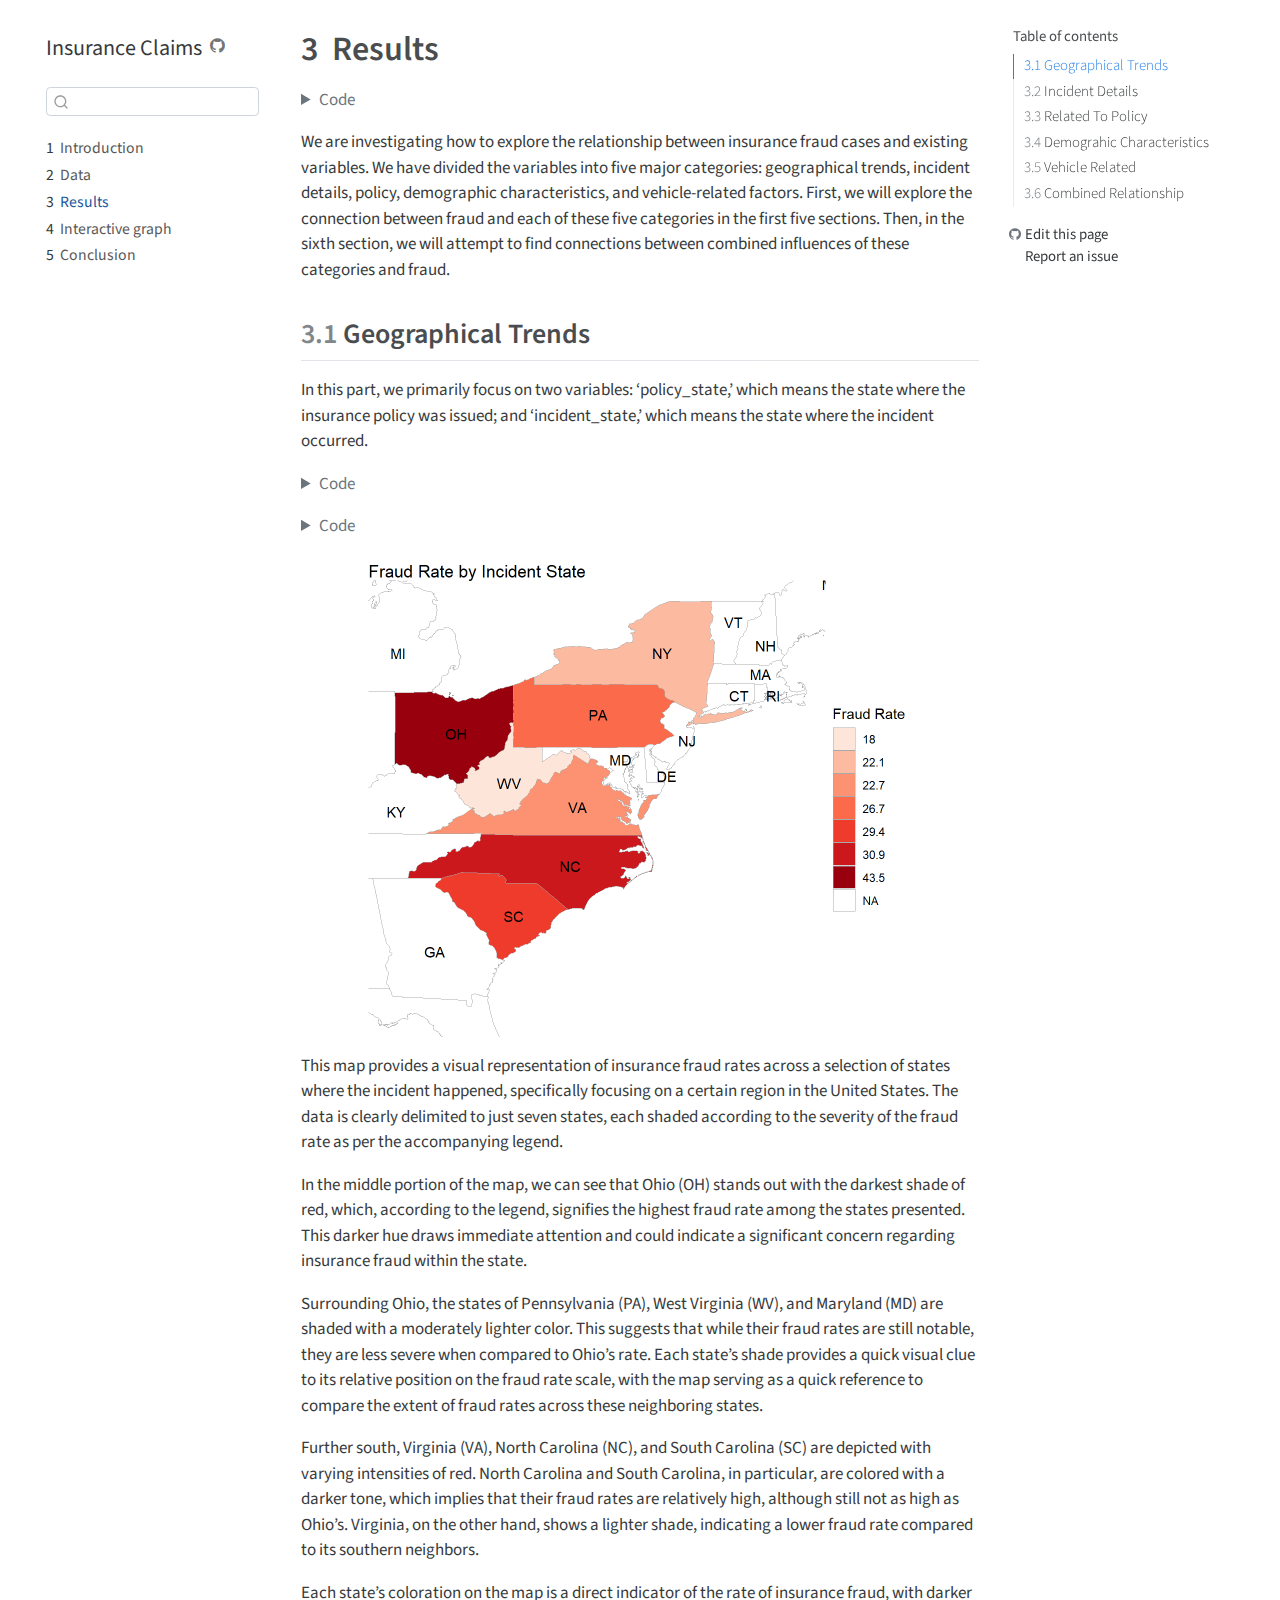
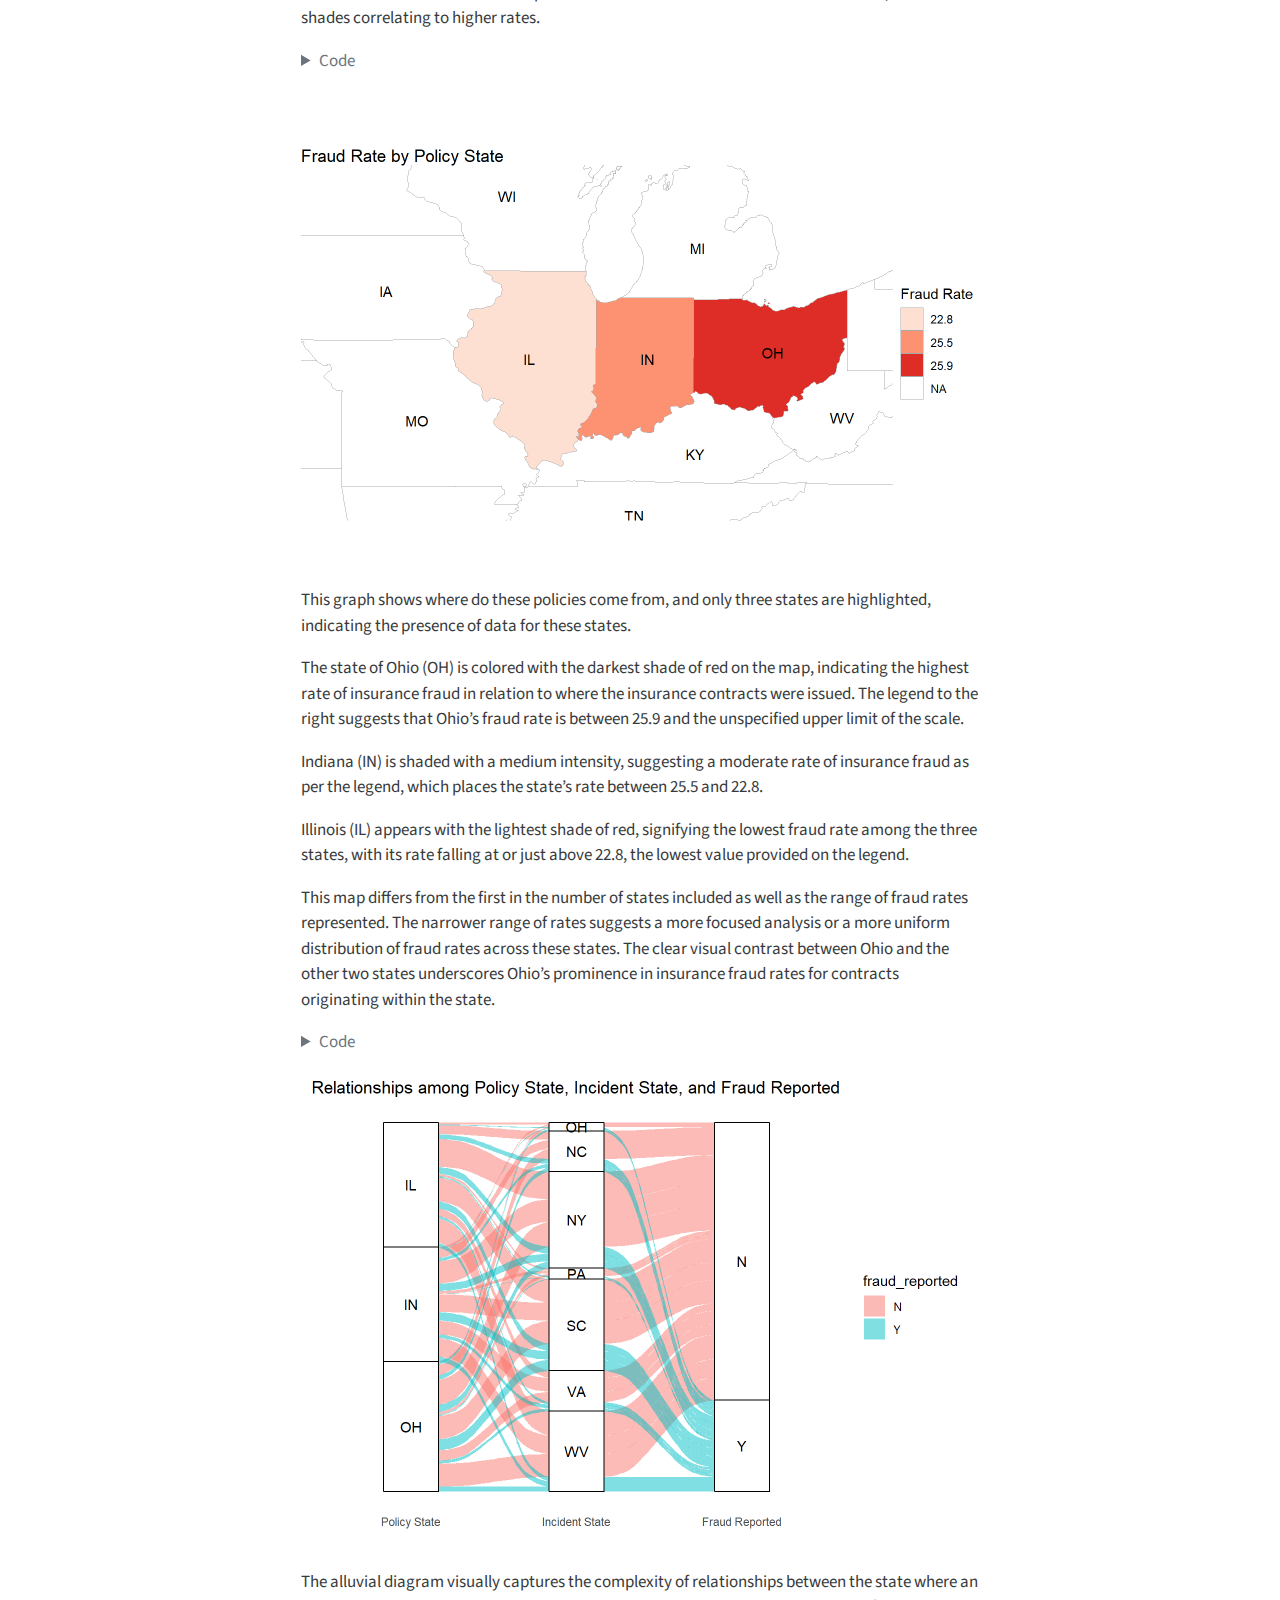
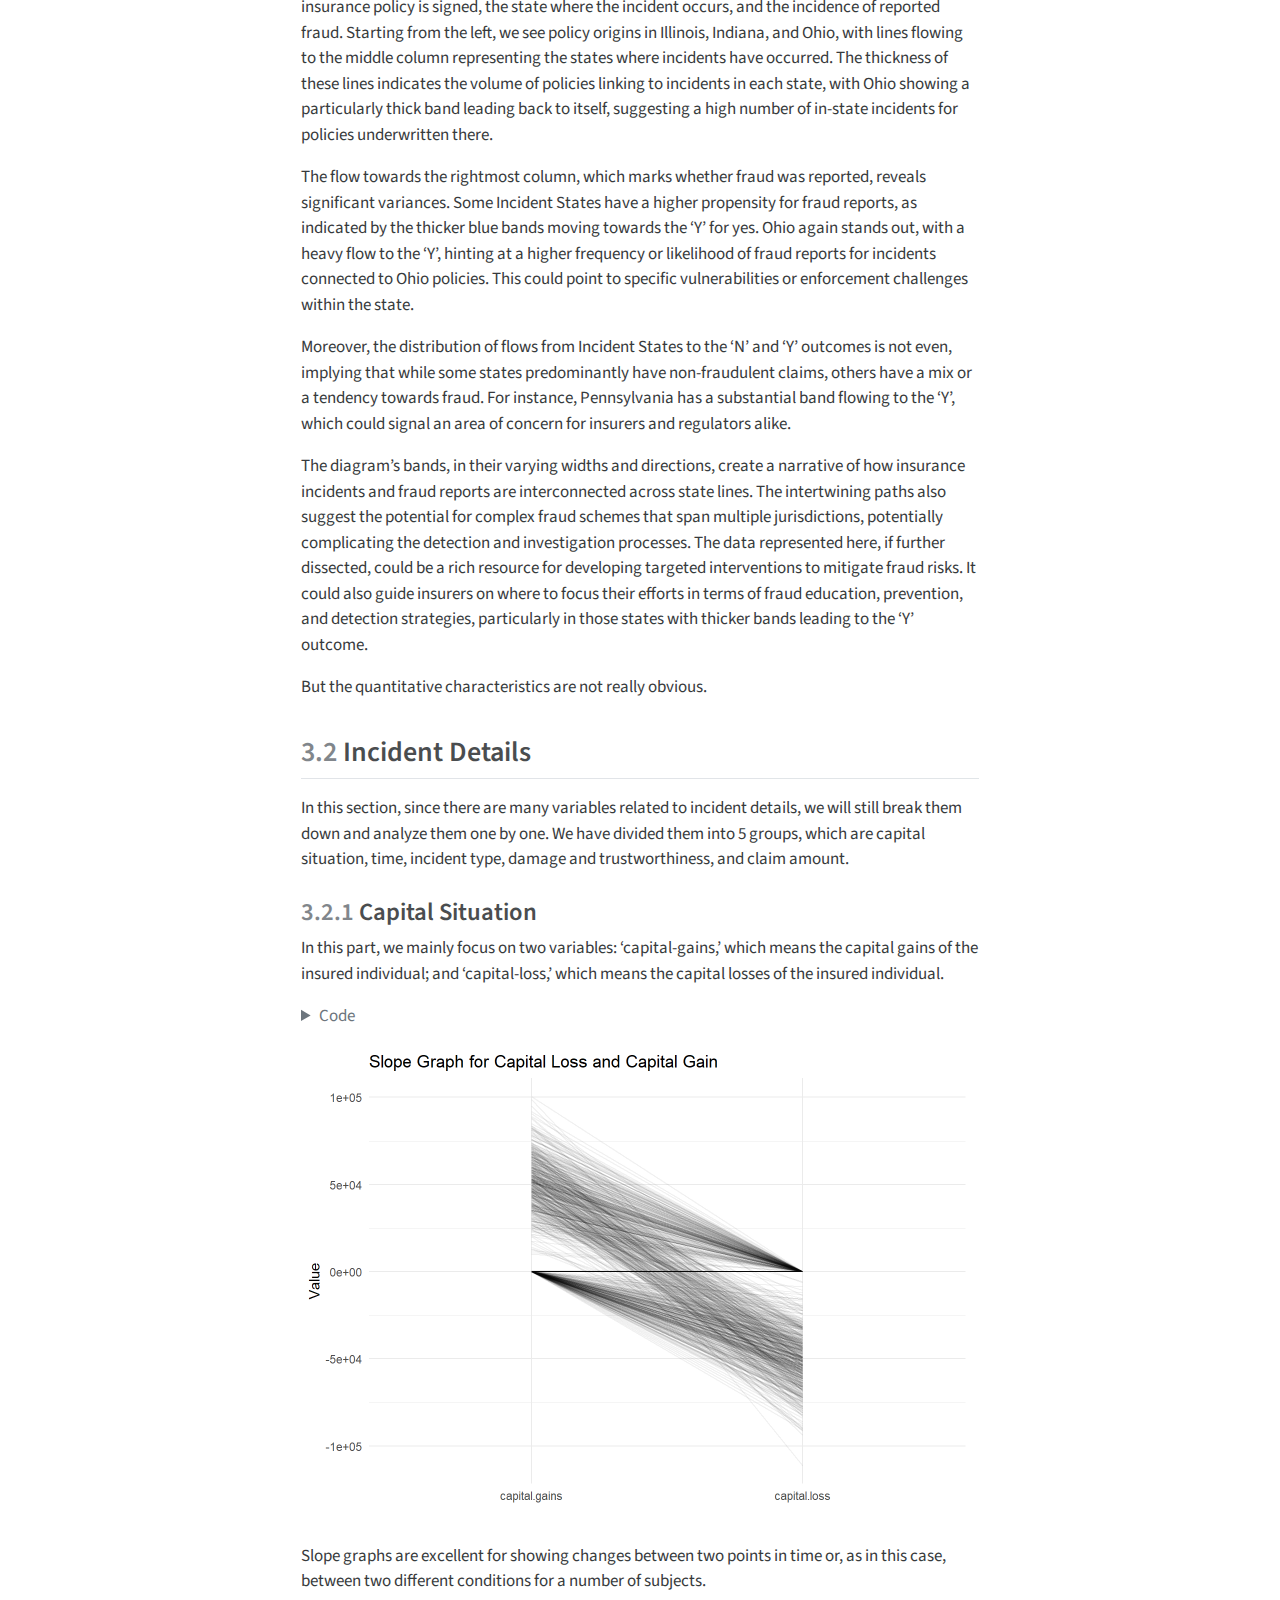
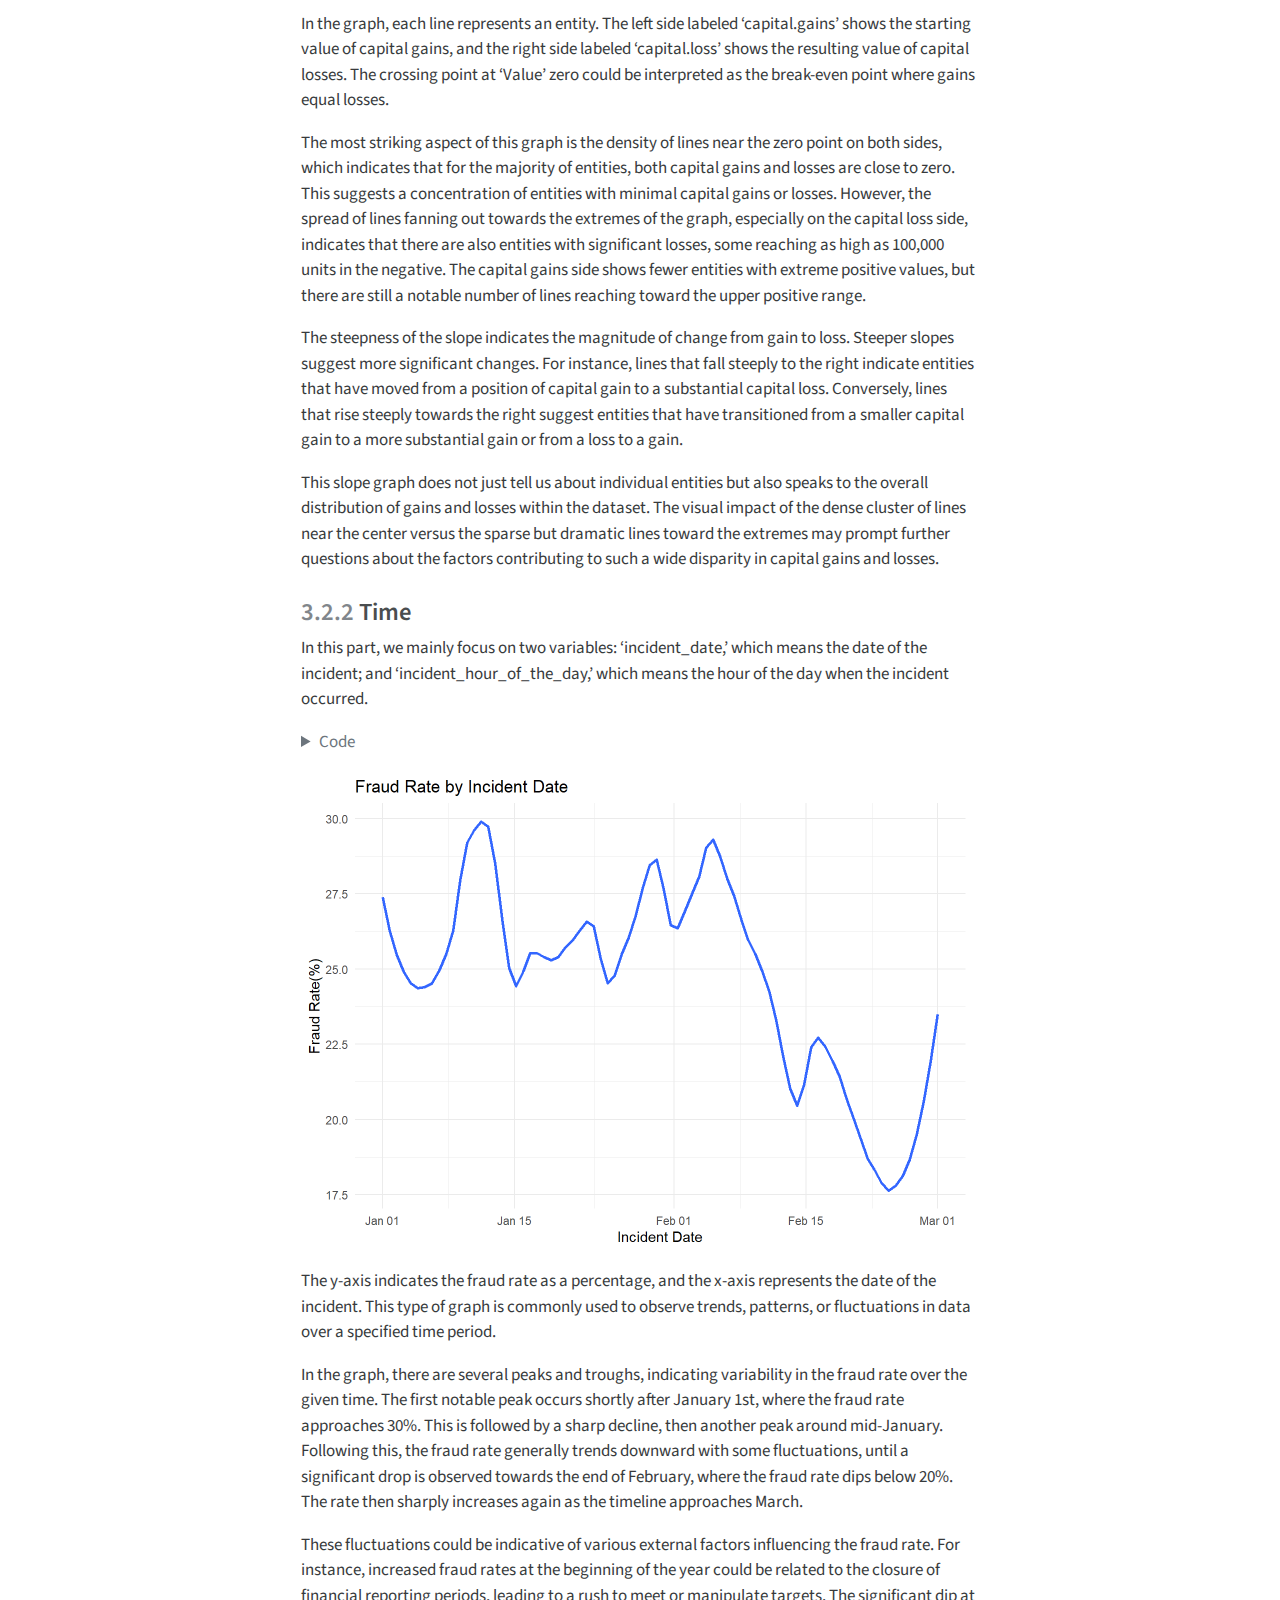
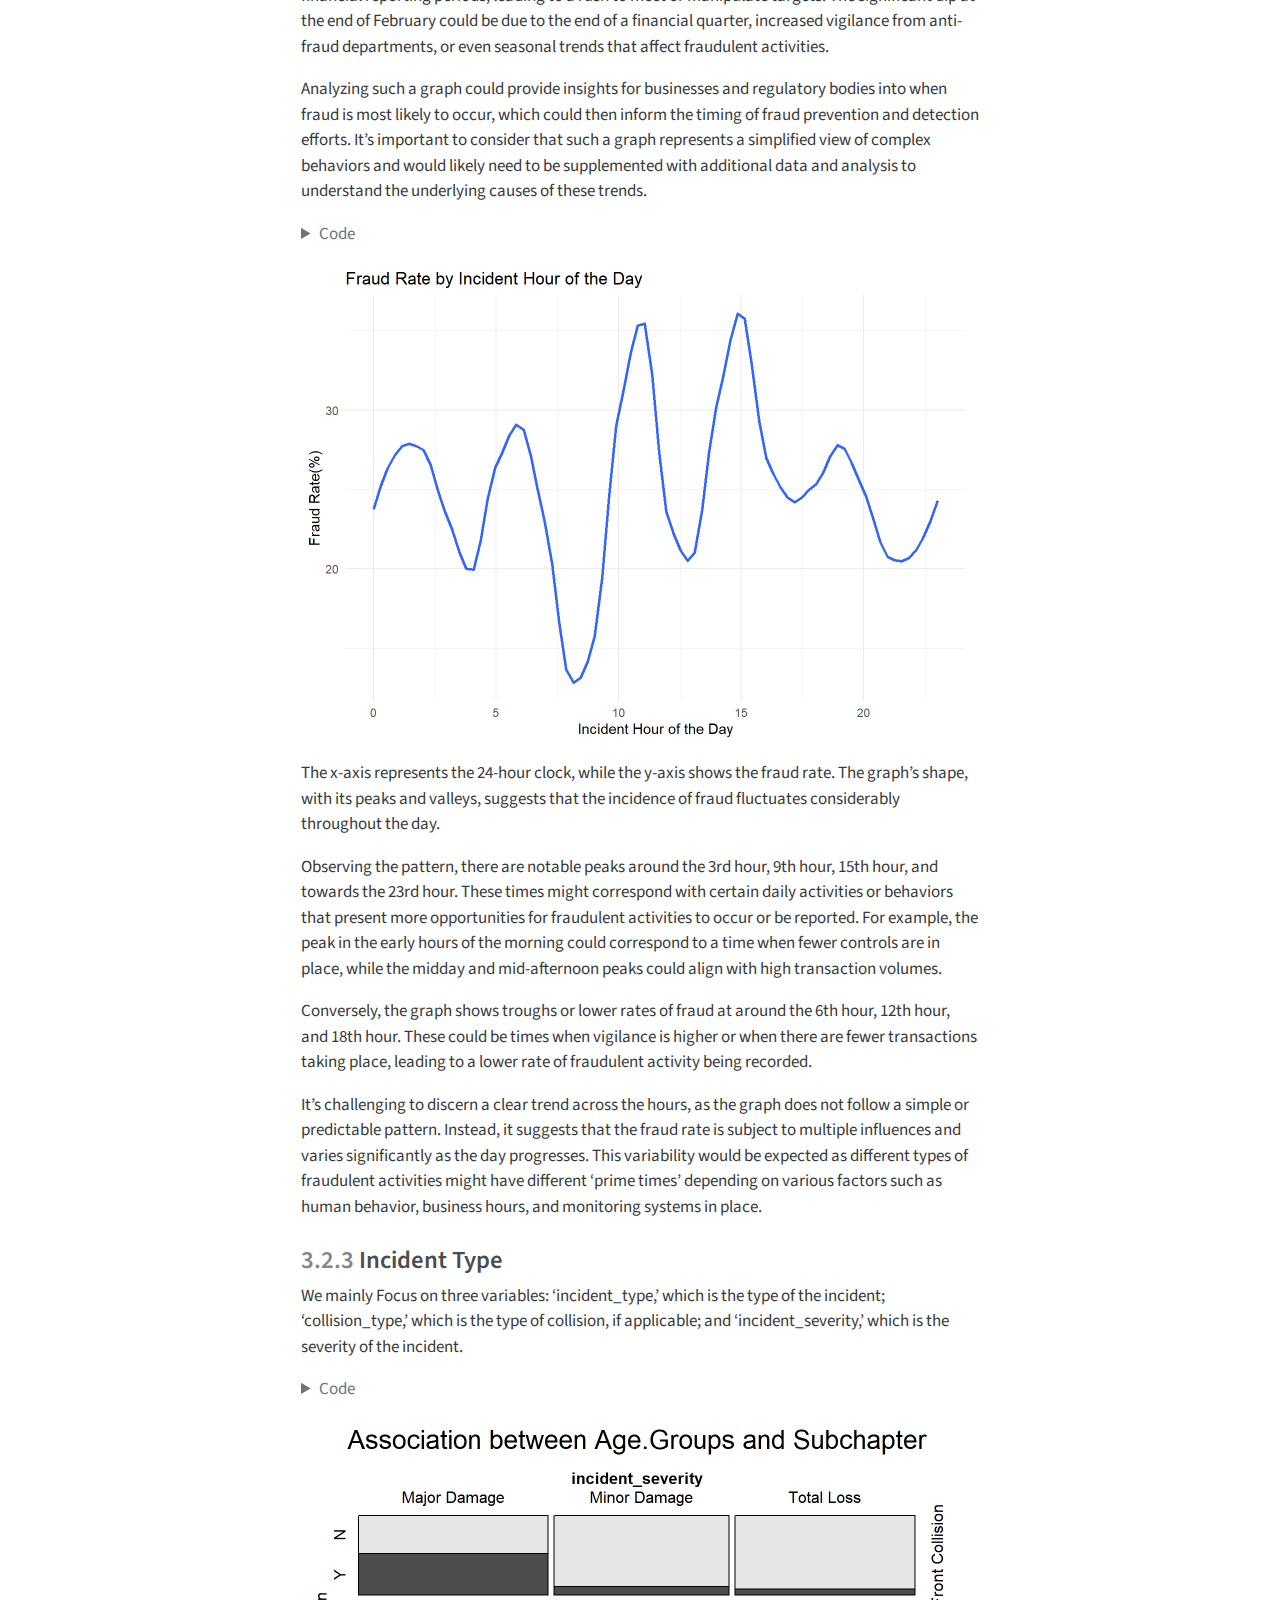
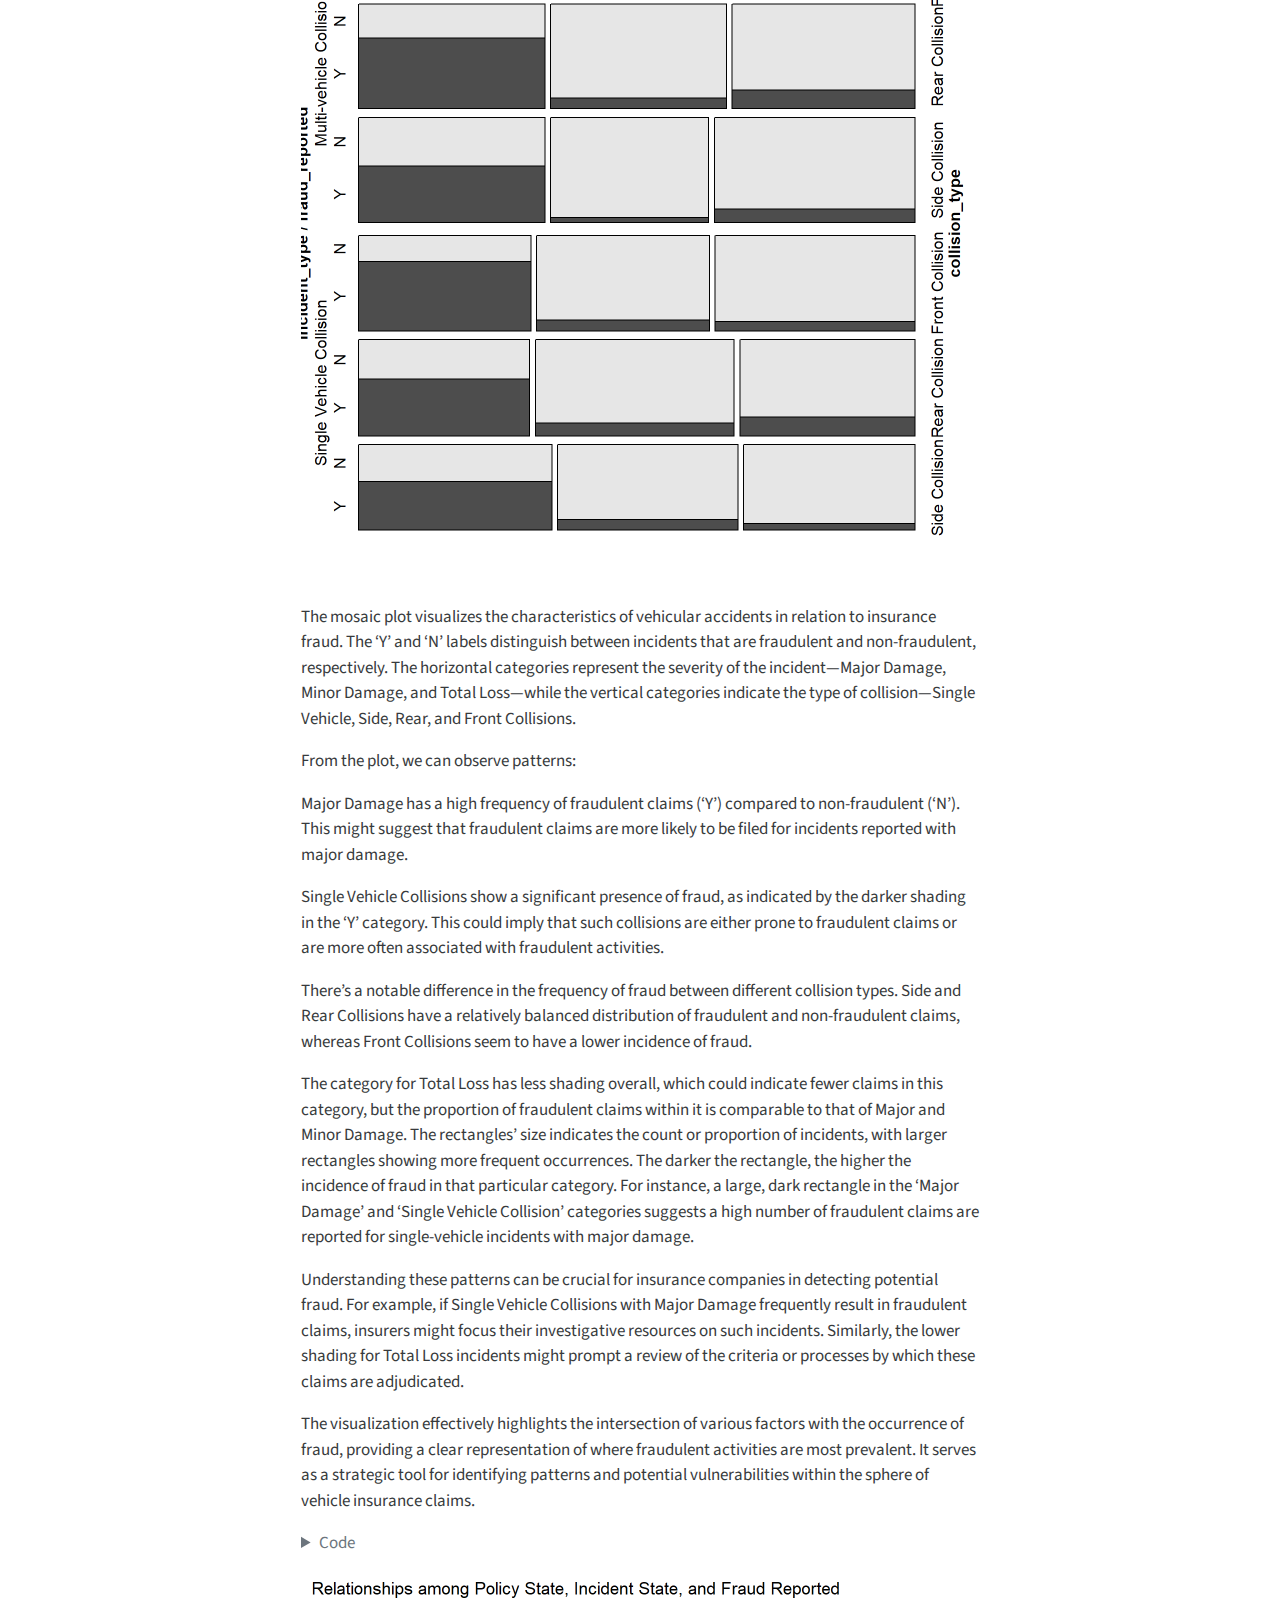
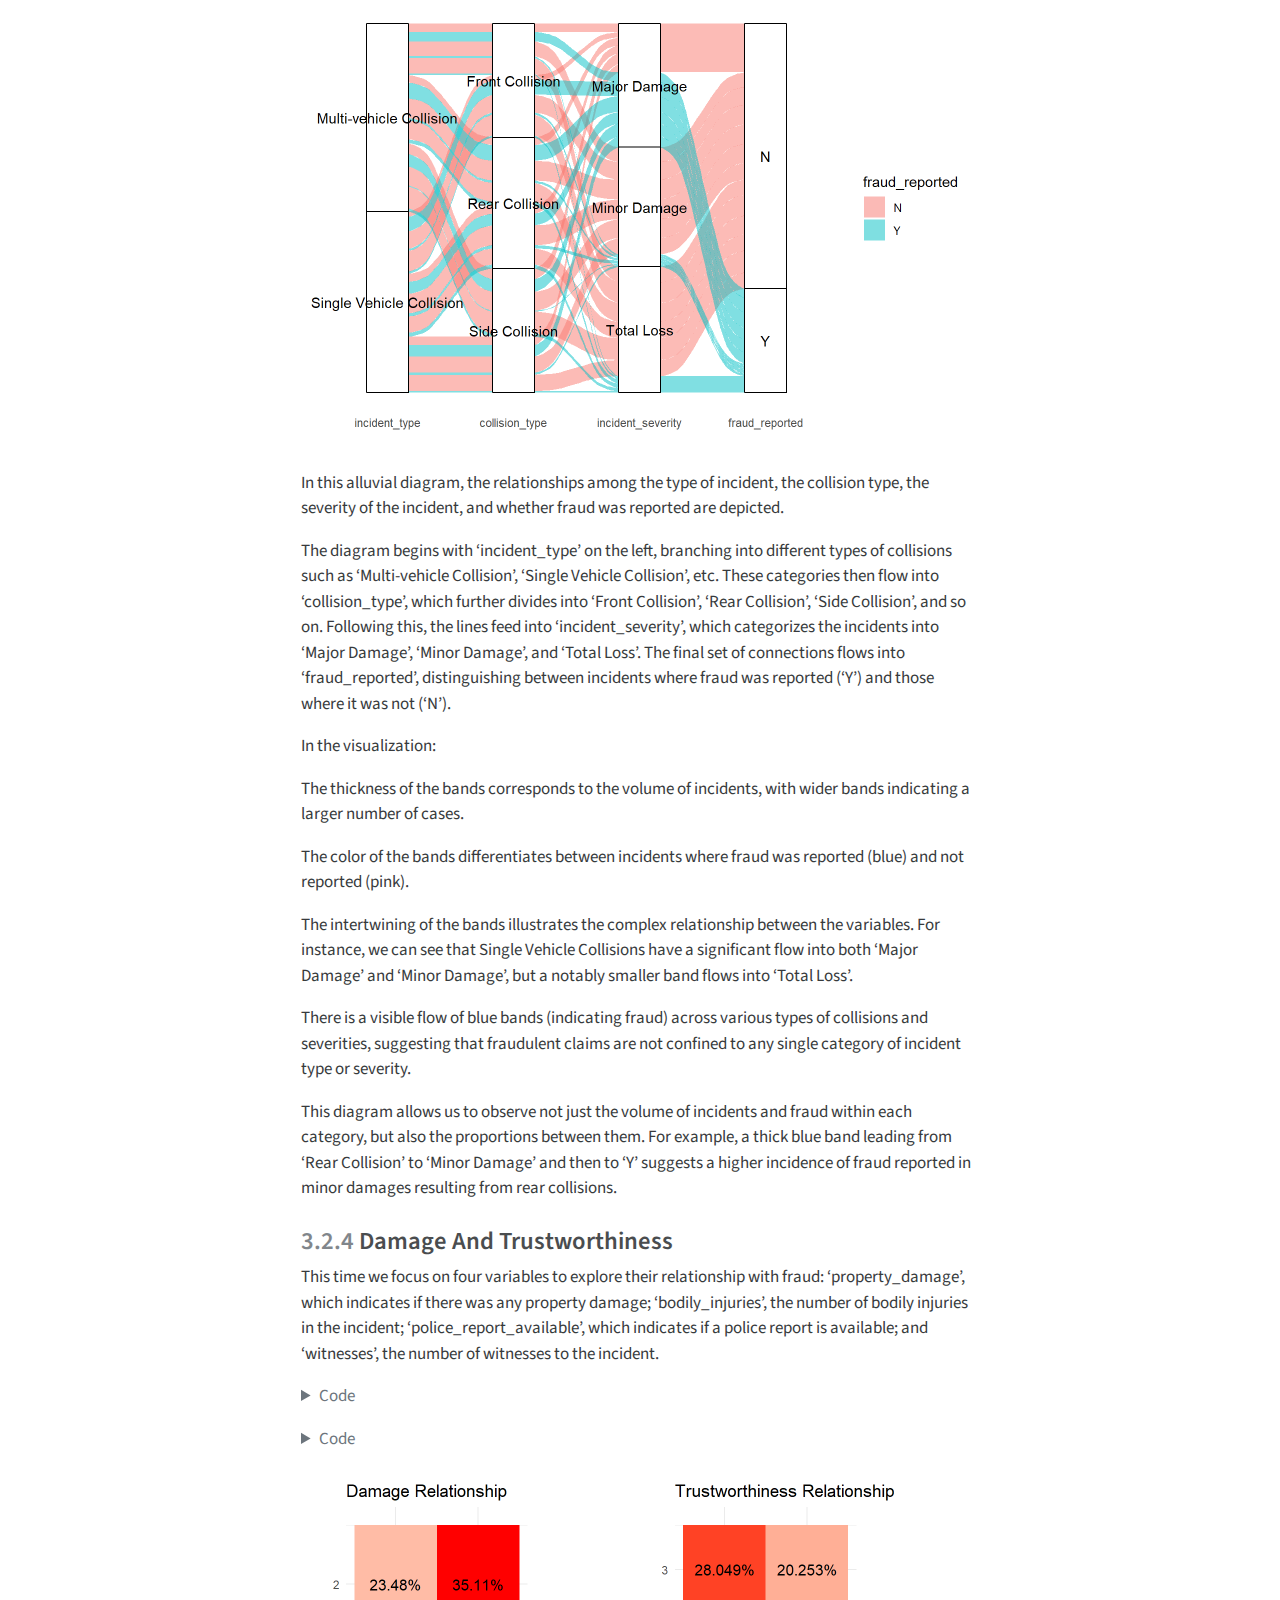
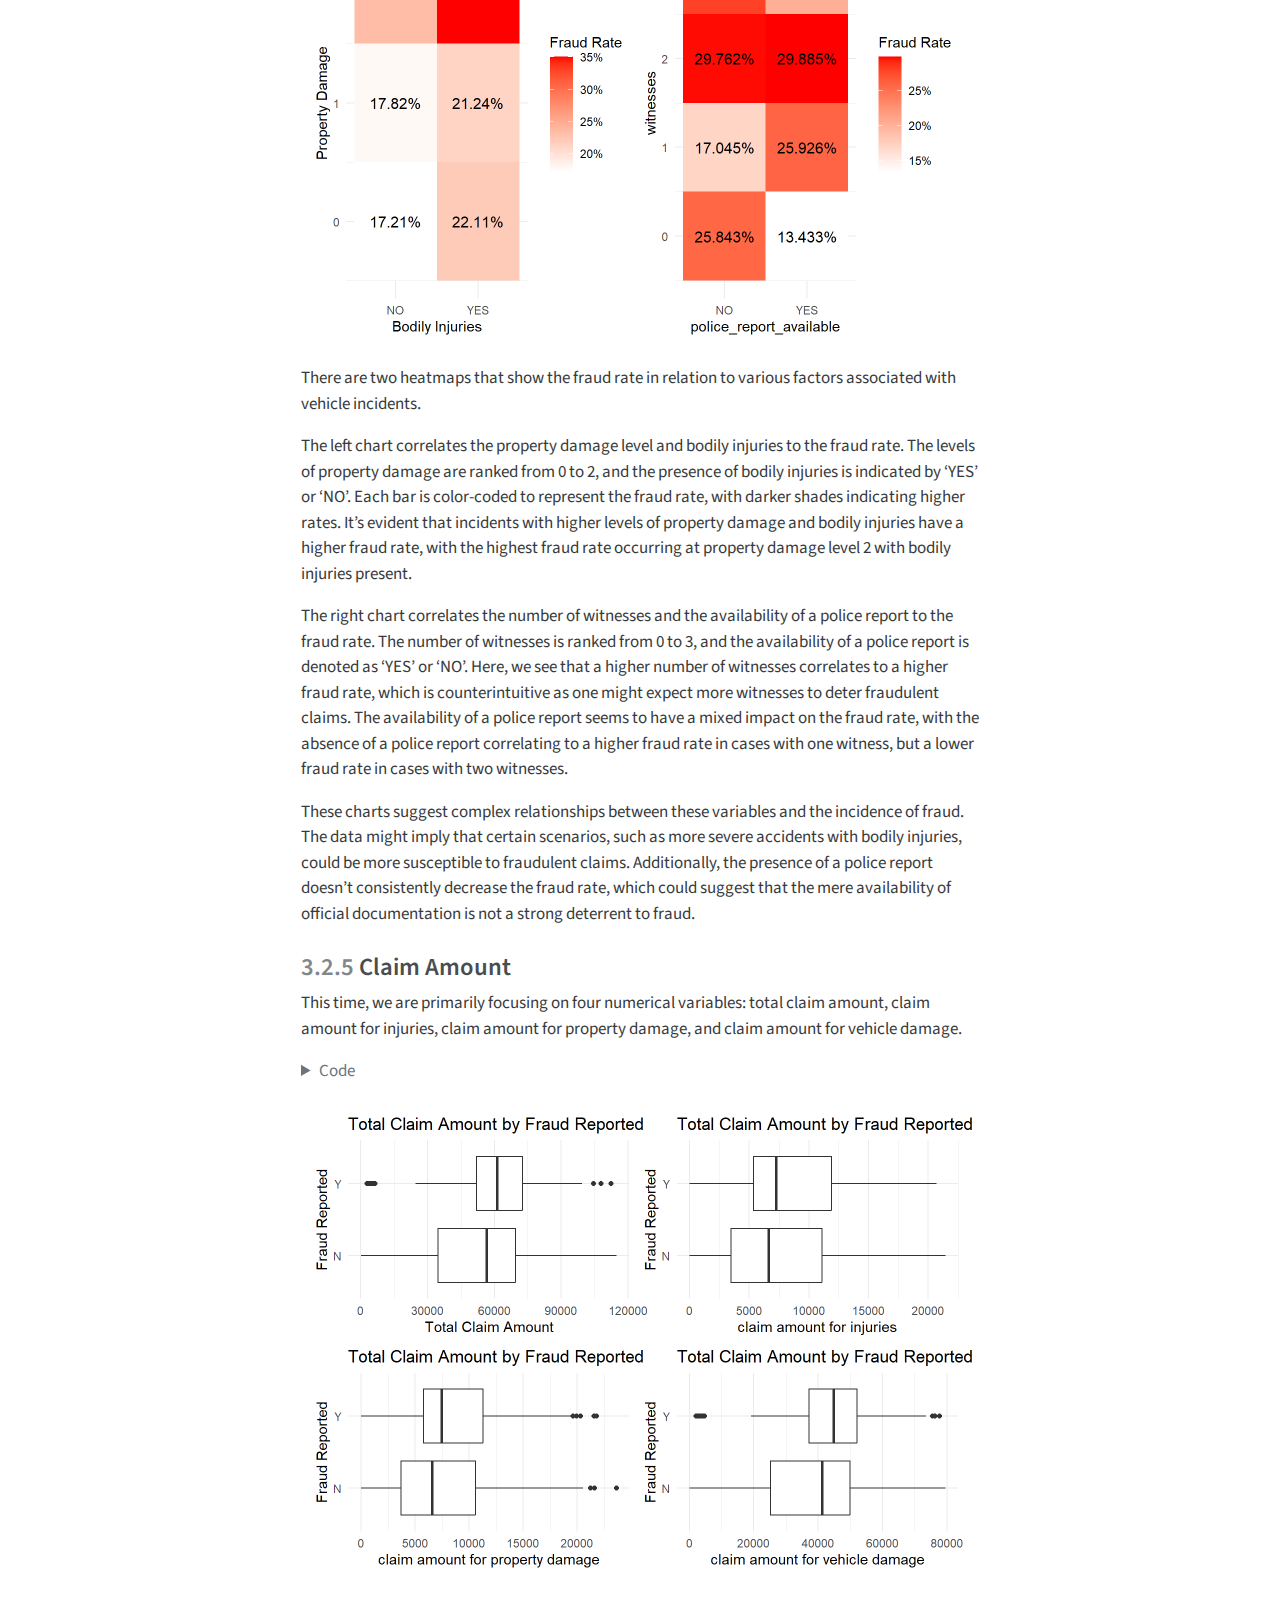
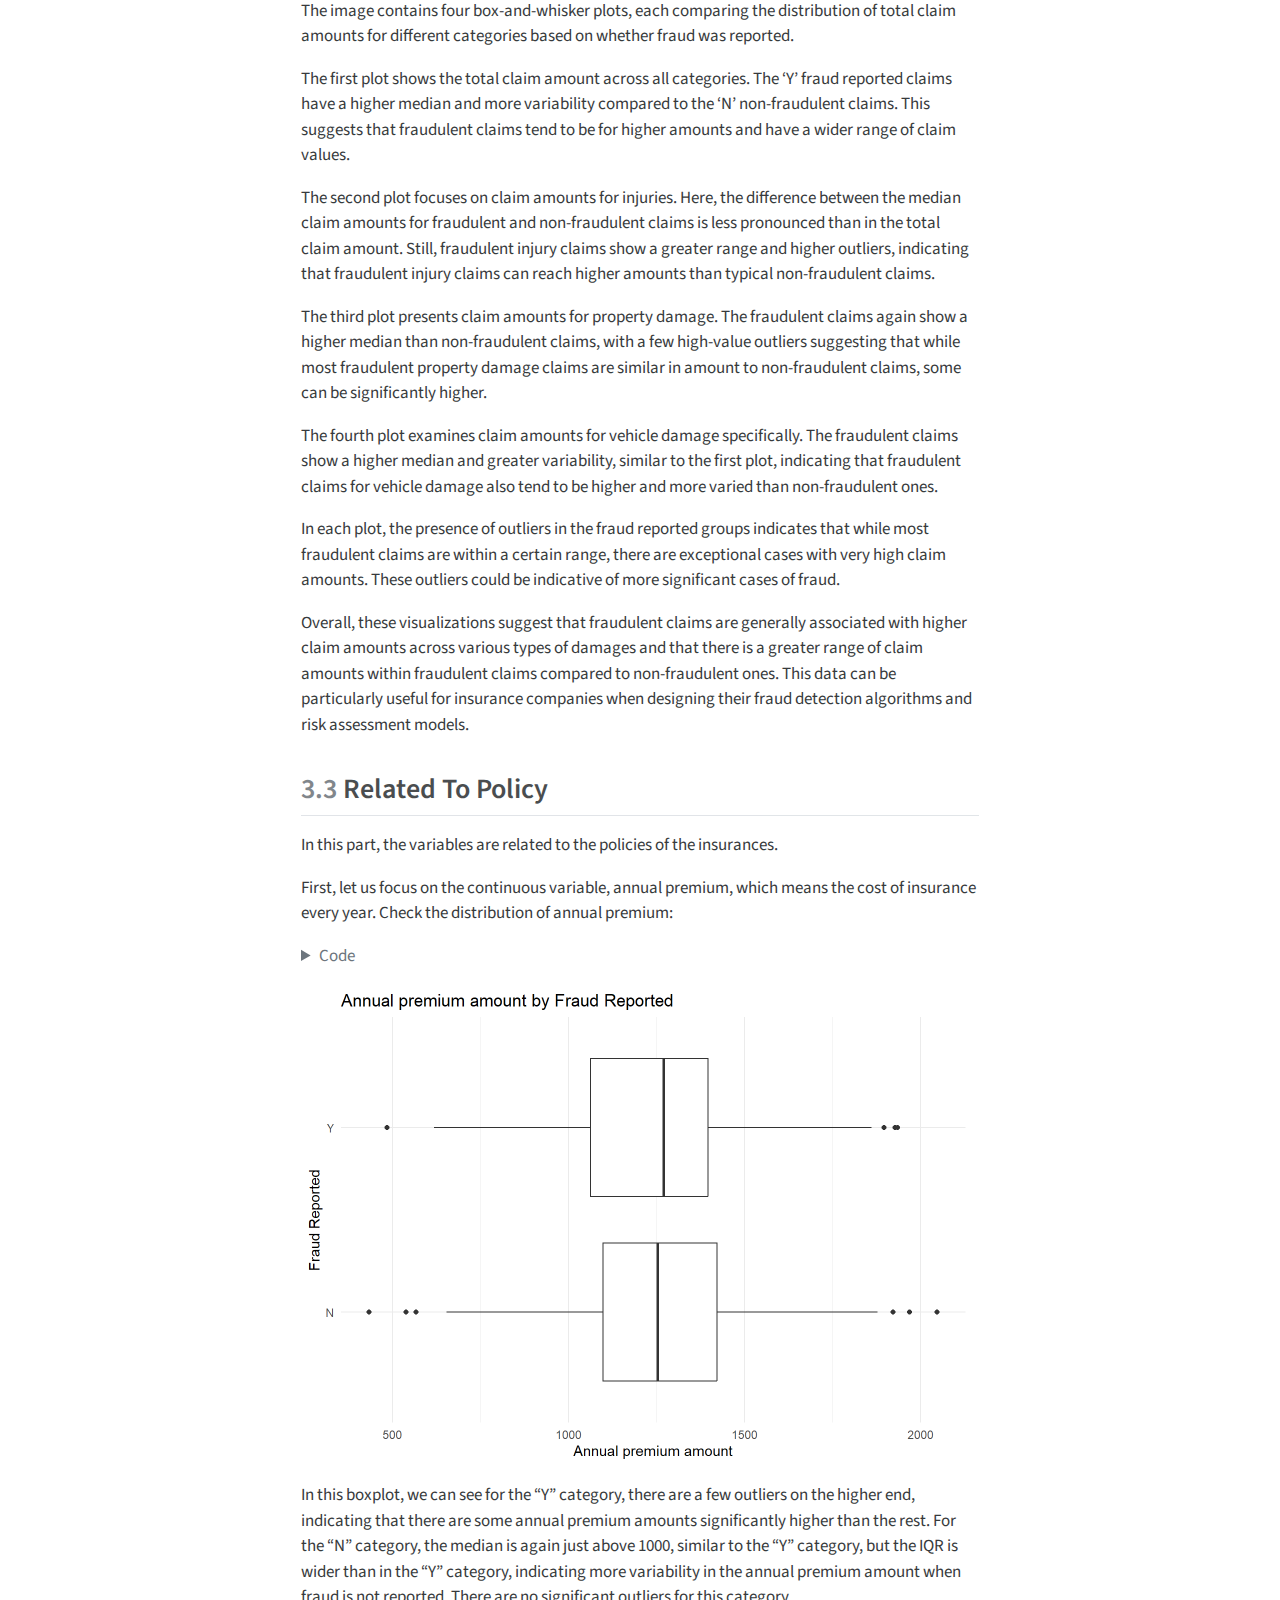
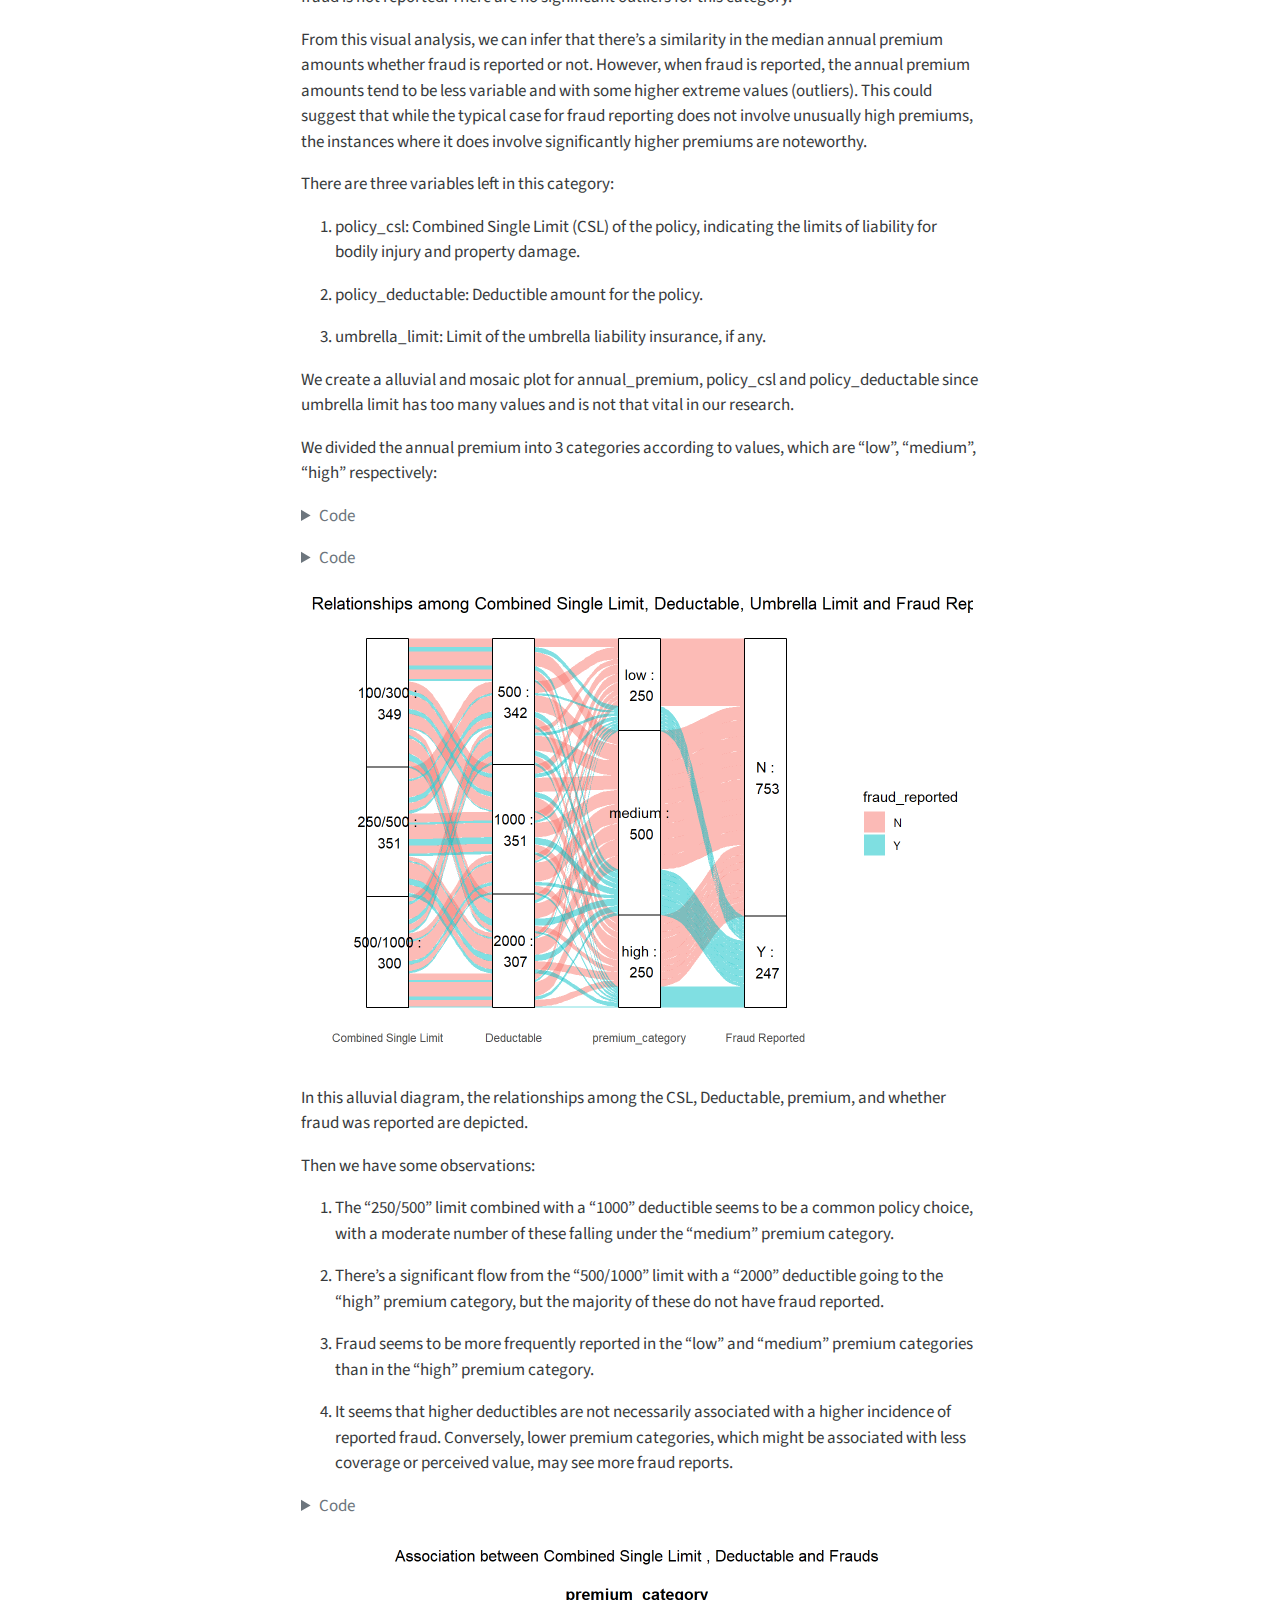
<file: docs/results.html>
<!DOCTYPE html>
<html xmlns="http://www.w3.org/1999/xhtml" lang="en" xml:lang="en"><head>

<meta charset="utf-8">
<meta name="generator" content="quarto-1.3.450">

<meta name="viewport" content="width=device-width, initial-scale=1.0, user-scalable=yes">


<title>Insurance Claims - 3&nbsp; Results</title>
<style>
code{white-space: pre-wrap;}
span.smallcaps{font-variant: small-caps;}
div.columns{display: flex; gap: min(4vw, 1.5em);}
div.column{flex: auto; overflow-x: auto;}
div.hanging-indent{margin-left: 1.5em; text-indent: -1.5em;}
ul.task-list{list-style: none;}
ul.task-list li input[type="checkbox"] {
  width: 0.8em;
  margin: 0 0.8em 0.2em -1em; /* quarto-specific, see https://github.com/quarto-dev/quarto-cli/issues/4556 */ 
  vertical-align: middle;
}
/* CSS for syntax highlighting */
pre > code.sourceCode { white-space: pre; position: relative; }
pre > code.sourceCode > span { display: inline-block; line-height: 1.25; }
pre > code.sourceCode > span:empty { height: 1.2em; }
.sourceCode { overflow: visible; }
code.sourceCode > span { color: inherit; text-decoration: inherit; }
div.sourceCode { margin: 1em 0; }
pre.sourceCode { margin: 0; }
@media screen {
div.sourceCode { overflow: auto; }
}
@media print {
pre > code.sourceCode { white-space: pre-wrap; }
pre > code.sourceCode > span { text-indent: -5em; padding-left: 5em; }
}
pre.numberSource code
  { counter-reset: source-line 0; }
pre.numberSource code > span
  { position: relative; left: -4em; counter-increment: source-line; }
pre.numberSource code > span > a:first-child::before
  { content: counter(source-line);
    position: relative; left: -1em; text-align: right; vertical-align: baseline;
    border: none; display: inline-block;
    -webkit-touch-callout: none; -webkit-user-select: none;
    -khtml-user-select: none; -moz-user-select: none;
    -ms-user-select: none; user-select: none;
    padding: 0 4px; width: 4em;
  }
pre.numberSource { margin-left: 3em;  padding-left: 4px; }
div.sourceCode
  {   }
@media screen {
pre > code.sourceCode > span > a:first-child::before { text-decoration: underline; }
}
</style>


<script src="site_libs/quarto-nav/quarto-nav.js"></script>
<script src="site_libs/quarto-nav/headroom.min.js"></script>
<script src="site_libs/clipboard/clipboard.min.js"></script>
<script src="site_libs/quarto-search/autocomplete.umd.js"></script>
<script src="site_libs/quarto-search/fuse.min.js"></script>
<script src="site_libs/quarto-search/quarto-search.js"></script>
<meta name="quarto:offset" content="./">
<link href="./d3graph.html" rel="next">
<link href="./data.html" rel="prev">
<script src="site_libs/quarto-html/quarto.js"></script>
<script src="site_libs/quarto-html/popper.min.js"></script>
<script src="site_libs/quarto-html/tippy.umd.min.js"></script>
<script src="site_libs/quarto-html/anchor.min.js"></script>
<link href="site_libs/quarto-html/tippy.css" rel="stylesheet">
<link href="site_libs/quarto-html/quarto-syntax-highlighting.css" rel="stylesheet" id="quarto-text-highlighting-styles">
<script src="site_libs/bootstrap/bootstrap.min.js"></script>
<link href="site_libs/bootstrap/bootstrap-icons.css" rel="stylesheet">
<link href="site_libs/bootstrap/bootstrap.min.css" rel="stylesheet" id="quarto-bootstrap" data-mode="light">
<script id="quarto-search-options" type="application/json">{
  "location": "sidebar",
  "copy-button": false,
  "collapse-after": 3,
  "panel-placement": "start",
  "type": "textbox",
  "limit": 20,
  "language": {
    "search-no-results-text": "No results",
    "search-matching-documents-text": "matching documents",
    "search-copy-link-title": "Copy link to search",
    "search-hide-matches-text": "Hide additional matches",
    "search-more-match-text": "more match in this document",
    "search-more-matches-text": "more matches in this document",
    "search-clear-button-title": "Clear",
    "search-detached-cancel-button-title": "Cancel",
    "search-submit-button-title": "Submit",
    "search-label": "Search"
  }
}</script>


</head>

<body class="nav-sidebar floating">

<div id="quarto-search-results"></div>
  <header id="quarto-header" class="headroom fixed-top">
  <nav class="quarto-secondary-nav">
    <div class="container-fluid d-flex">
      <button type="button" class="quarto-btn-toggle btn" data-bs-toggle="collapse" data-bs-target="#quarto-sidebar,#quarto-sidebar-glass" aria-controls="quarto-sidebar" aria-expanded="false" aria-label="Toggle sidebar navigation" onclick="if (window.quartoToggleHeadroom) { window.quartoToggleHeadroom(); }">
        <i class="bi bi-layout-text-sidebar-reverse"></i>
      </button>
      <nav class="quarto-page-breadcrumbs" aria-label="breadcrumb"><ol class="breadcrumb"><li class="breadcrumb-item"><a href="./results.html"><span class="chapter-number">3</span>&nbsp; <span class="chapter-title">Results</span></a></li></ol></nav>
      <a class="flex-grow-1" role="button" data-bs-toggle="collapse" data-bs-target="#quarto-sidebar,#quarto-sidebar-glass" aria-controls="quarto-sidebar" aria-expanded="false" aria-label="Toggle sidebar navigation" onclick="if (window.quartoToggleHeadroom) { window.quartoToggleHeadroom(); }">      
      </a>
      <button type="button" class="btn quarto-search-button" aria-label="" onclick="window.quartoOpenSearch();">
        <i class="bi bi-search"></i>
      </button>
    </div>
  </nav>
</header>
<!-- content -->
<div id="quarto-content" class="quarto-container page-columns page-rows-contents page-layout-article">
<!-- sidebar -->
  <nav id="quarto-sidebar" class="sidebar collapse collapse-horizontal sidebar-navigation floating overflow-auto">
    <div class="pt-lg-2 mt-2 text-left sidebar-header">
    <div class="sidebar-title mb-0 py-0">
      <a href="./">Insurance Claims</a> 
        <div class="sidebar-tools-main">
    <a href="https://github.com/aab11e6/Insurance-claims" rel="" title="Source Code" class="quarto-navigation-tool px-1" aria-label="Source Code"><i class="bi bi-github"></i></a>
</div>
    </div>
      </div>
        <div class="mt-2 flex-shrink-0 align-items-center">
        <div class="sidebar-search">
        <div id="quarto-search" class="" title="Search"></div>
        </div>
        </div>
    <div class="sidebar-menu-container"> 
    <ul class="list-unstyled mt-1">
        <li class="sidebar-item">
  <div class="sidebar-item-container"> 
  <a href="./index.html" class="sidebar-item-text sidebar-link">
 <span class="menu-text"><span class="chapter-number">1</span>&nbsp; <span class="chapter-title">Introduction</span></span></a>
  </div>
</li>
        <li class="sidebar-item">
  <div class="sidebar-item-container"> 
  <a href="./data.html" class="sidebar-item-text sidebar-link">
 <span class="menu-text"><span class="chapter-number">2</span>&nbsp; <span class="chapter-title">Data</span></span></a>
  </div>
</li>
        <li class="sidebar-item">
  <div class="sidebar-item-container"> 
  <a href="./results.html" class="sidebar-item-text sidebar-link active">
 <span class="menu-text"><span class="chapter-number">3</span>&nbsp; <span class="chapter-title">Results</span></span></a>
  </div>
</li>
        <li class="sidebar-item">
  <div class="sidebar-item-container"> 
  <a href="./d3graph.html" class="sidebar-item-text sidebar-link">
 <span class="menu-text"><span class="chapter-number">4</span>&nbsp; <span class="chapter-title">Interactive graph</span></span></a>
  </div>
</li>
        <li class="sidebar-item">
  <div class="sidebar-item-container"> 
  <a href="./conclusion.html" class="sidebar-item-text sidebar-link">
 <span class="menu-text"><span class="chapter-number">5</span>&nbsp; <span class="chapter-title">Conclusion</span></span></a>
  </div>
</li>
    </ul>
    </div>
</nav>
<div id="quarto-sidebar-glass" data-bs-toggle="collapse" data-bs-target="#quarto-sidebar,#quarto-sidebar-glass"></div>
<!-- margin-sidebar -->
    <div id="quarto-margin-sidebar" class="sidebar margin-sidebar">
        <nav id="TOC" role="doc-toc" class="toc-active">
    <h2 id="toc-title">Table of contents</h2>
   
  <ul>
  <li><a href="#geographical-trends" id="toc-geographical-trends" class="nav-link active" data-scroll-target="#geographical-trends"><span class="header-section-number">3.1</span> Geographical Trends</a></li>
  <li><a href="#incident-details" id="toc-incident-details" class="nav-link" data-scroll-target="#incident-details"><span class="header-section-number">3.2</span> Incident Details</a>
  <ul class="collapse">
  <li><a href="#capital-situation" id="toc-capital-situation" class="nav-link" data-scroll-target="#capital-situation"><span class="header-section-number">3.2.1</span> Capital Situation</a></li>
  <li><a href="#time" id="toc-time" class="nav-link" data-scroll-target="#time"><span class="header-section-number">3.2.2</span> Time</a></li>
  <li><a href="#incident-type" id="toc-incident-type" class="nav-link" data-scroll-target="#incident-type"><span class="header-section-number">3.2.3</span> Incident Type</a></li>
  <li><a href="#damage-and-trustworthiness" id="toc-damage-and-trustworthiness" class="nav-link" data-scroll-target="#damage-and-trustworthiness"><span class="header-section-number">3.2.4</span> Damage And Trustworthiness</a></li>
  <li><a href="#claim-amount" id="toc-claim-amount" class="nav-link" data-scroll-target="#claim-amount"><span class="header-section-number">3.2.5</span> Claim Amount</a></li>
  </ul></li>
  <li><a href="#related-to-policy" id="toc-related-to-policy" class="nav-link" data-scroll-target="#related-to-policy"><span class="header-section-number">3.3</span> Related To Policy</a></li>
  <li><a href="#demograhic-characteristics" id="toc-demograhic-characteristics" class="nav-link" data-scroll-target="#demograhic-characteristics"><span class="header-section-number">3.4</span> Demograhic Characteristics</a>
  <ul class="collapse">
  <li><a href="#continuous-variables" id="toc-continuous-variables" class="nav-link" data-scroll-target="#continuous-variables"><span class="header-section-number">3.4.1</span> Continuous Variables:</a></li>
  <li><a href="#discrete-variables" id="toc-discrete-variables" class="nav-link" data-scroll-target="#discrete-variables"><span class="header-section-number">3.4.2</span> Discrete Variables:</a></li>
  </ul></li>
  <li><a href="#vehicle-related" id="toc-vehicle-related" class="nav-link" data-scroll-target="#vehicle-related"><span class="header-section-number">3.5</span> Vehicle Related</a></li>
  <li><a href="#combined-relationship" id="toc-combined-relationship" class="nav-link" data-scroll-target="#combined-relationship"><span class="header-section-number">3.6</span> Combined Relationship</a>
  <ul class="collapse">
  <li><a href="#time-1" id="toc-time-1" class="nav-link" data-scroll-target="#time-1"><span class="header-section-number">3.6.1</span> Time</a></li>
  <li><a href="#policy-design" id="toc-policy-design" class="nav-link" data-scroll-target="#policy-design"><span class="header-section-number">3.6.2</span> Policy Design</a></li>
  <li><a href="#pca" id="toc-pca" class="nav-link" data-scroll-target="#pca"><span class="header-section-number">3.6.3</span> PCA</a></li>
  <li><a href="#d3graph" id="toc-d3graph" class="nav-link" data-scroll-target="#d3graph"><span class="header-section-number">3.6.4</span> D3graph</a></li>
  </ul></li>
  </ul>
<div class="toc-actions"><div><i class="bi bi-github"></i></div><div class="action-links"><p><a href="https://github.com/aab11e6/Insurance-claims/edit/main/results.qmd" class="toc-action">Edit this page</a></p><p><a href="https://github.com/aab11e6/Insurance-claims/issues/new" class="toc-action">Report an issue</a></p></div></div></nav>
    </div>
<!-- main -->
<main class="content" id="quarto-document-content">

<header id="title-block-header" class="quarto-title-block default">
<div class="quarto-title">
<h1 class="title"><span class="chapter-number">3</span>&nbsp; <span class="chapter-title">Results</span></h1>
</div>



<div class="quarto-title-meta">

    
  
    
  </div>
  

</header>

<div class="cell">
<details>
<summary>Code</summary>
<div class="sourceCode cell-code" id="cb1"><pre class="sourceCode r code-with-copy"><code class="sourceCode r"><span id="cb1-1"><a href="#cb1-1" aria-hidden="true" tabindex="-1"></a><span class="fu">library</span>(dplyr)</span>
<span id="cb1-2"><a href="#cb1-2" aria-hidden="true" tabindex="-1"></a><span class="fu">library</span>(tidyr)</span>
<span id="cb1-3"><a href="#cb1-3" aria-hidden="true" tabindex="-1"></a><span class="fu">library</span>(tibble)</span>
<span id="cb1-4"><a href="#cb1-4" aria-hidden="true" tabindex="-1"></a><span class="fu">library</span>(ggplot2)</span>
<span id="cb1-5"><a href="#cb1-5" aria-hidden="true" tabindex="-1"></a><span class="fu">library</span>(choroplethr)</span>
<span id="cb1-6"><a href="#cb1-6" aria-hidden="true" tabindex="-1"></a>knitr<span class="sc">::</span>opts_chunk<span class="sc">$</span><span class="fu">set</span>(<span class="at">warning =</span> <span class="cn">FALSE</span>)</span>
<span id="cb1-7"><a href="#cb1-7" aria-hidden="true" tabindex="-1"></a></span>
<span id="cb1-8"><a href="#cb1-8" aria-hidden="true" tabindex="-1"></a><span class="co"># data preprocess </span></span>
<span id="cb1-9"><a href="#cb1-9" aria-hidden="true" tabindex="-1"></a>data <span class="ot">&lt;-</span> <span class="fu">read.csv</span>(<span class="st">'insurance_claims.csv'</span>, <span class="at">na.strings =</span> <span class="fu">c</span>(<span class="st">"?"</span>, <span class="st">"NA"</span>))</span>
<span id="cb1-10"><a href="#cb1-10" aria-hidden="true" tabindex="-1"></a>data <span class="ot">&lt;-</span> <span class="fu">subset</span>(data, <span class="at">select =</span> <span class="sc">-</span>X_c39)</span></code><button title="Copy to Clipboard" class="code-copy-button"><i class="bi"></i></button></pre></div>
</details>
</div>
<p>We are investigating how to explore the relationship between insurance fraud cases and existing variables. We have divided the variables into five major categories: geographical trends, incident details, policy, demographic characteristics, and vehicle-related factors. First, we will explore the connection between fraud and each of these five categories in the first five sections. Then, in the sixth section, we will attempt to find connections between combined influences of these categories and fraud.</p>
<section id="geographical-trends" class="level2" data-number="3.1">
<h2 data-number="3.1" class="anchored" data-anchor-id="geographical-trends"><span class="header-section-number">3.1</span> Geographical Trends</h2>
<p>In this part, we primarily focus on two variables: ‘policy_state,’ which means the state where the insurance policy was issued; and ‘incident_state,’ which means the state where the incident occurred.</p>
<div class="cell">
<details>
<summary>Code</summary>
<div class="sourceCode cell-code" id="cb2"><pre class="sourceCode r code-with-copy"><code class="sourceCode r"><span id="cb2-1"><a href="#cb2-1" aria-hidden="true" tabindex="-1"></a>data<span class="sc">$</span>fraud_reported_numeric <span class="ot">&lt;-</span> <span class="fu">ifelse</span>(data<span class="sc">$</span>fraud_reported <span class="sc">==</span> <span class="st">"Y"</span>, <span class="dv">1</span>, <span class="dv">0</span>)</span>
<span id="cb2-2"><a href="#cb2-2" aria-hidden="true" tabindex="-1"></a></span>
<span id="cb2-3"><a href="#cb2-3" aria-hidden="true" tabindex="-1"></a>fraud_rate_by_state <span class="ot">&lt;-</span> <span class="fu">aggregate</span>(fraud_reported_numeric <span class="sc">~</span> incident_state, data, mean)</span>
<span id="cb2-4"><a href="#cb2-4" aria-hidden="true" tabindex="-1"></a></span>
<span id="cb2-5"><a href="#cb2-5" aria-hidden="true" tabindex="-1"></a>fraud_rate_by_state<span class="sc">$</span>fraud_rate <span class="ot">&lt;-</span> fraud_rate_by_state<span class="sc">$</span>fraud_reported_numeric <span class="sc">*</span> <span class="dv">100</span></span>
<span id="cb2-6"><a href="#cb2-6" aria-hidden="true" tabindex="-1"></a></span>
<span id="cb2-7"><a href="#cb2-7" aria-hidden="true" tabindex="-1"></a>fraud_rate_by_state<span class="sc">$</span>fraud_reported_numeric <span class="ot">&lt;-</span> <span class="cn">NULL</span></span>
<span id="cb2-8"><a href="#cb2-8" aria-hidden="true" tabindex="-1"></a></span>
<span id="cb2-9"><a href="#cb2-9" aria-hidden="true" tabindex="-1"></a>state_abbreviations <span class="ot">&lt;-</span> <span class="fu">c</span>(<span class="st">"AL"</span>, <span class="st">"AK"</span>, <span class="st">"AZ"</span>, <span class="st">"AR"</span>, <span class="st">"CA"</span>, <span class="st">"CO"</span>, <span class="st">"CT"</span>, <span class="st">"DE"</span>, <span class="st">"FL"</span>, <span class="st">"GA"</span>,</span>
<span id="cb2-10"><a href="#cb2-10" aria-hidden="true" tabindex="-1"></a>                         <span class="st">"HI"</span>, <span class="st">"ID"</span>, <span class="st">"IL"</span>, <span class="st">"IN"</span>, <span class="st">"IA"</span>, <span class="st">"KS"</span>, <span class="st">"KY"</span>, <span class="st">"LA"</span>, <span class="st">"ME"</span>, <span class="st">"MD"</span>,</span>
<span id="cb2-11"><a href="#cb2-11" aria-hidden="true" tabindex="-1"></a>                         <span class="st">"MA"</span>, <span class="st">"MI"</span>, <span class="st">"MN"</span>, <span class="st">"MS"</span>, <span class="st">"MO"</span>, <span class="st">"MT"</span>, <span class="st">"NE"</span>, <span class="st">"NV"</span>, <span class="st">"NH"</span>, <span class="st">"NJ"</span>,</span>
<span id="cb2-12"><a href="#cb2-12" aria-hidden="true" tabindex="-1"></a>                         <span class="st">"NM"</span>, <span class="st">"NY"</span>, <span class="st">"NC"</span>, <span class="st">"ND"</span>, <span class="st">"OH"</span>, <span class="st">"OK"</span>, <span class="st">"OR"</span>, <span class="st">"PA"</span>, <span class="st">"RI"</span>, <span class="st">"SC"</span>,</span>
<span id="cb2-13"><a href="#cb2-13" aria-hidden="true" tabindex="-1"></a>                         <span class="st">"SD"</span>, <span class="st">"TN"</span>, <span class="st">"TX"</span>, <span class="st">"UT"</span>, <span class="st">"VT"</span>, <span class="st">"VA"</span>, <span class="st">"WA"</span>, <span class="st">"WV"</span>, <span class="st">"WI"</span>, <span class="st">"WY"</span>)</span>
<span id="cb2-14"><a href="#cb2-14" aria-hidden="true" tabindex="-1"></a>state_names <span class="ot">&lt;-</span> <span class="fu">c</span>(<span class="st">"Alabama"</span>, <span class="st">"Alaska"</span>, <span class="st">"Arizona"</span>, <span class="st">"Arkansas"</span>, <span class="st">"California"</span>, <span class="st">"Colorado"</span>,</span>
<span id="cb2-15"><a href="#cb2-15" aria-hidden="true" tabindex="-1"></a>                 <span class="st">"Connecticut"</span>, <span class="st">"Delaware"</span>, <span class="st">"Florida"</span>, <span class="st">"Georgia"</span>, <span class="st">"Hawaii"</span>, <span class="st">"Idaho"</span>,</span>
<span id="cb2-16"><a href="#cb2-16" aria-hidden="true" tabindex="-1"></a>                 <span class="st">"Illinois"</span>, <span class="st">"Indiana"</span>, <span class="st">"Iowa"</span>, <span class="st">"Kansas"</span>, <span class="st">"Kentucky"</span>, <span class="st">"Louisiana"</span>, <span class="st">"Maine"</span>,</span>
<span id="cb2-17"><a href="#cb2-17" aria-hidden="true" tabindex="-1"></a>                 <span class="st">"Maryland"</span>, <span class="st">"Massachusetts"</span>, <span class="st">"Michigan"</span>, <span class="st">"Minnesota"</span>, <span class="st">"Mississippi"</span>,</span>
<span id="cb2-18"><a href="#cb2-18" aria-hidden="true" tabindex="-1"></a>                 <span class="st">"Missouri"</span>, <span class="st">"Montana"</span>, <span class="st">"Nebraska"</span>, <span class="st">"Nevada"</span>, <span class="st">"New Hampshire"</span>, <span class="st">"New Jersey"</span>,</span>
<span id="cb2-19"><a href="#cb2-19" aria-hidden="true" tabindex="-1"></a>                 <span class="st">"New Mexico"</span>, <span class="st">"New York"</span>, <span class="st">"North Carolina"</span>, <span class="st">"North Dakota"</span>, <span class="st">"Ohio"</span>,</span>
<span id="cb2-20"><a href="#cb2-20" aria-hidden="true" tabindex="-1"></a>                 <span class="st">"Oklahoma"</span>, <span class="st">"Oregon"</span>, <span class="st">"Pennsylvania"</span>, <span class="st">"Rhode Island"</span>, <span class="st">"South Carolina"</span>,</span>
<span id="cb2-21"><a href="#cb2-21" aria-hidden="true" tabindex="-1"></a>                 <span class="st">"South Dakota"</span>, <span class="st">"Tennessee"</span>, <span class="st">"Texas"</span>, <span class="st">"Utah"</span>, <span class="st">"Vermont"</span>, <span class="st">"Virginia"</span>,</span>
<span id="cb2-22"><a href="#cb2-22" aria-hidden="true" tabindex="-1"></a>                 <span class="st">"Washington"</span>, <span class="st">"West Virginia"</span>, <span class="st">"Wisconsin"</span>, <span class="st">"Wyoming"</span>)</span>
<span id="cb2-23"><a href="#cb2-23" aria-hidden="true" tabindex="-1"></a></span>
<span id="cb2-24"><a href="#cb2-24" aria-hidden="true" tabindex="-1"></a>state_map <span class="ot">&lt;-</span> <span class="fu">setNames</span>(state_names, state_abbreviations)</span>
<span id="cb2-25"><a href="#cb2-25" aria-hidden="true" tabindex="-1"></a></span>
<span id="cb2-26"><a href="#cb2-26" aria-hidden="true" tabindex="-1"></a>fraud_rate_by_state<span class="sc">$</span>incident_state <span class="ot">&lt;-</span> <span class="fu">tolower</span>(state_map[fraud_rate_by_state<span class="sc">$</span>incident_state])</span>
<span id="cb2-27"><a href="#cb2-27" aria-hidden="true" tabindex="-1"></a></span>
<span id="cb2-28"><a href="#cb2-28" aria-hidden="true" tabindex="-1"></a><span class="fu">names</span>(fraud_rate_by_state) <span class="ot">&lt;-</span> <span class="fu">c</span>(<span class="st">"region"</span>, <span class="st">"value"</span>)</span></code><button title="Copy to Clipboard" class="code-copy-button"><i class="bi"></i></button></pre></div>
</details>
</div>
<div class="cell">
<details>
<summary>Code</summary>
<div class="sourceCode cell-code" id="cb3"><pre class="sourceCode r code-with-copy"><code class="sourceCode r"><span id="cb3-1"><a href="#cb3-1" aria-hidden="true" tabindex="-1"></a><span class="fu">library</span>(choroplethr)</span>
<span id="cb3-2"><a href="#cb3-2" aria-hidden="true" tabindex="-1"></a><span class="fu">library</span>(ggplot2)</span>
<span id="cb3-3"><a href="#cb3-3" aria-hidden="true" tabindex="-1"></a><span class="fu">library</span>(RColorBrewer)</span>
<span id="cb3-4"><a href="#cb3-4" aria-hidden="true" tabindex="-1"></a></span>
<span id="cb3-5"><a href="#cb3-5" aria-hidden="true" tabindex="-1"></a>map <span class="ot">&lt;-</span> <span class="fu">state_choropleth</span>(fraud_rate_by_state, </span>
<span id="cb3-6"><a href="#cb3-6" aria-hidden="true" tabindex="-1"></a>                        <span class="at">title =</span> <span class="st">"Fraud Rate by Incident State"</span>, </span>
<span id="cb3-7"><a href="#cb3-7" aria-hidden="true" tabindex="-1"></a>                        <span class="at">legend =</span> <span class="st">"Fraud Rate"</span>) <span class="sc">+</span></span>
<span id="cb3-8"><a href="#cb3-8" aria-hidden="true" tabindex="-1"></a>       <span class="fu">scale_fill_brewer</span>(<span class="at">palette =</span> <span class="st">"Reds"</span>, <span class="at">name =</span> <span class="st">"Fraud Rate"</span>)</span>
<span id="cb3-9"><a href="#cb3-9" aria-hidden="true" tabindex="-1"></a></span>
<span id="cb3-10"><a href="#cb3-10" aria-hidden="true" tabindex="-1"></a>map <span class="sc">+</span> <span class="fu">coord_fixed</span>(<span class="at">xlim =</span> <span class="fu">c</span>(<span class="sc">-</span><span class="dv">85</span>, <span class="sc">-</span><span class="dv">70</span>), <span class="at">ylim =</span> <span class="fu">c</span>(<span class="dv">30</span>, <span class="dv">45</span>))</span></code><button title="Copy to Clipboard" class="code-copy-button"><i class="bi"></i></button></pre></div>
</details>
<div class="cell-output-display">
<p><img src="results_files/figure-html/unnamed-chunk-3-1.png" class="img-fluid" width="672"></p>
</div>
</div>
<p>This map provides a visual representation of insurance fraud rates across a selection of states where the incident happened, specifically focusing on a certain region in the United States. The data is clearly delimited to just seven states, each shaded according to the severity of the fraud rate as per the accompanying legend.</p>
<p>In the middle portion of the map, we can see that Ohio (OH) stands out with the darkest shade of red, which, according to the legend, signifies the highest fraud rate among the states presented. This darker hue draws immediate attention and could indicate a significant concern regarding insurance fraud within the state.</p>
<p>Surrounding Ohio, the states of Pennsylvania (PA), West Virginia (WV), and Maryland (MD) are shaded with a moderately lighter color. This suggests that while their fraud rates are still notable, they are less severe when compared to Ohio’s rate. Each state’s shade provides a quick visual clue to its relative position on the fraud rate scale, with the map serving as a quick reference to compare the extent of fraud rates across these neighboring states.</p>
<p>Further south, Virginia (VA), North Carolina (NC), and South Carolina (SC) are depicted with varying intensities of red. North Carolina and South Carolina, in particular, are colored with a darker tone, which implies that their fraud rates are relatively high, although still not as high as Ohio’s. Virginia, on the other hand, shows a lighter shade, indicating a lower fraud rate compared to its southern neighbors.</p>
<p>Each state’s coloration on the map is a direct indicator of the rate of insurance fraud, with darker shades correlating to higher rates.</p>
<div class="cell">
<details>
<summary>Code</summary>
<div class="sourceCode cell-code" id="cb4"><pre class="sourceCode r code-with-copy"><code class="sourceCode r"><span id="cb4-1"><a href="#cb4-1" aria-hidden="true" tabindex="-1"></a>data<span class="sc">$</span>fraud_reported_numeric <span class="ot">&lt;-</span> <span class="fu">ifelse</span>(data<span class="sc">$</span>fraud_reported <span class="sc">==</span> <span class="st">"Y"</span>, <span class="dv">1</span>, <span class="dv">0</span>)</span>
<span id="cb4-2"><a href="#cb4-2" aria-hidden="true" tabindex="-1"></a></span>
<span id="cb4-3"><a href="#cb4-3" aria-hidden="true" tabindex="-1"></a>fraud_rate_by_state <span class="ot">&lt;-</span> <span class="fu">aggregate</span>(fraud_reported_numeric <span class="sc">~</span> policy_state, data, mean)</span>
<span id="cb4-4"><a href="#cb4-4" aria-hidden="true" tabindex="-1"></a></span>
<span id="cb4-5"><a href="#cb4-5" aria-hidden="true" tabindex="-1"></a>fraud_rate_by_state<span class="sc">$</span>fraud_rate <span class="ot">&lt;-</span> fraud_rate_by_state<span class="sc">$</span>fraud_reported_numeric <span class="sc">*</span> <span class="dv">100</span></span>
<span id="cb4-6"><a href="#cb4-6" aria-hidden="true" tabindex="-1"></a></span>
<span id="cb4-7"><a href="#cb4-7" aria-hidden="true" tabindex="-1"></a>fraud_rate_by_state<span class="sc">$</span>fraud_reported_numeric <span class="ot">&lt;-</span> <span class="cn">NULL</span></span>
<span id="cb4-8"><a href="#cb4-8" aria-hidden="true" tabindex="-1"></a></span>
<span id="cb4-9"><a href="#cb4-9" aria-hidden="true" tabindex="-1"></a>fraud_rate_by_state<span class="sc">$</span>policy_state <span class="ot">&lt;-</span> <span class="fu">tolower</span>(state_map[fraud_rate_by_state<span class="sc">$</span>policy_state])</span>
<span id="cb4-10"><a href="#cb4-10" aria-hidden="true" tabindex="-1"></a></span>
<span id="cb4-11"><a href="#cb4-11" aria-hidden="true" tabindex="-1"></a><span class="fu">names</span>(fraud_rate_by_state) <span class="ot">&lt;-</span> <span class="fu">c</span>(<span class="st">"region"</span>, <span class="st">"value"</span>)</span>
<span id="cb4-12"><a href="#cb4-12" aria-hidden="true" tabindex="-1"></a></span>
<span id="cb4-13"><a href="#cb4-13" aria-hidden="true" tabindex="-1"></a>map <span class="ot">&lt;-</span> <span class="fu">state_choropleth</span>(fraud_rate_by_state, </span>
<span id="cb4-14"><a href="#cb4-14" aria-hidden="true" tabindex="-1"></a>                        <span class="at">title =</span> <span class="st">"Fraud Rate by Policy State"</span>, </span>
<span id="cb4-15"><a href="#cb4-15" aria-hidden="true" tabindex="-1"></a>                        <span class="at">legend =</span> <span class="st">"Fraud Rate"</span>) <span class="sc">+</span></span>
<span id="cb4-16"><a href="#cb4-16" aria-hidden="true" tabindex="-1"></a>       <span class="fu">scale_fill_brewer</span>(<span class="at">palette =</span> <span class="st">"Reds"</span>, <span class="at">name =</span> <span class="st">"Fraud Rate"</span>)</span>
<span id="cb4-17"><a href="#cb4-17" aria-hidden="true" tabindex="-1"></a></span>
<span id="cb4-18"><a href="#cb4-18" aria-hidden="true" tabindex="-1"></a>map <span class="sc">+</span> <span class="fu">coord_fixed</span>(<span class="at">xlim =</span> <span class="fu">c</span>(<span class="sc">-</span><span class="dv">95</span>, <span class="sc">-</span><span class="dv">80</span>), <span class="at">ylim =</span> <span class="fu">c</span>(<span class="dv">36</span>, <span class="dv">45</span>))</span></code><button title="Copy to Clipboard" class="code-copy-button"><i class="bi"></i></button></pre></div>
</details>
<div class="cell-output-display">
<p><img src="results_files/figure-html/unnamed-chunk-4-1.png" class="img-fluid" width="672"></p>
</div>
</div>
<p>This graph shows where do these policies come from, and only three states are highlighted, indicating the presence of data for these states.</p>
<p>The state of Ohio (OH) is colored with the darkest shade of red on the map, indicating the highest rate of insurance fraud in relation to where the insurance contracts were issued. The legend to the right suggests that Ohio’s fraud rate is between 25.9 and the unspecified upper limit of the scale.</p>
<p>Indiana (IN) is shaded with a medium intensity, suggesting a moderate rate of insurance fraud as per the legend, which places the state’s rate between 25.5 and 22.8.</p>
<p>Illinois (IL) appears with the lightest shade of red, signifying the lowest fraud rate among the three states, with its rate falling at or just above 22.8, the lowest value provided on the legend.</p>
<p>This map differs from the first in the number of states included as well as the range of fraud rates represented. The narrower range of rates suggests a more focused analysis or a more uniform distribution of fraud rates across these states. The clear visual contrast between Ohio and the other two states underscores Ohio’s prominence in insurance fraud rates for contracts originating within the state.</p>
<div class="cell">
<details>
<summary>Code</summary>
<div class="sourceCode cell-code" id="cb5"><pre class="sourceCode r code-with-copy"><code class="sourceCode r"><span id="cb5-1"><a href="#cb5-1" aria-hidden="true" tabindex="-1"></a><span class="fu">library</span>(ggalluvial)</span>
<span id="cb5-2"><a href="#cb5-2" aria-hidden="true" tabindex="-1"></a><span class="fu">library</span>(alluvial)</span>
<span id="cb5-3"><a href="#cb5-3" aria-hidden="true" tabindex="-1"></a></span>
<span id="cb5-4"><a href="#cb5-4" aria-hidden="true" tabindex="-1"></a>selected_data <span class="ot">&lt;-</span> data <span class="sc">%&gt;%</span> </span>
<span id="cb5-5"><a href="#cb5-5" aria-hidden="true" tabindex="-1"></a>  <span class="fu">select</span>(policy_state, incident_state, fraud_reported)</span>
<span id="cb5-6"><a href="#cb5-6" aria-hidden="true" tabindex="-1"></a></span>
<span id="cb5-7"><a href="#cb5-7" aria-hidden="true" tabindex="-1"></a>frequency_data <span class="ot">&lt;-</span> selected_data <span class="sc">%&gt;%</span> </span>
<span id="cb5-8"><a href="#cb5-8" aria-hidden="true" tabindex="-1"></a>  <span class="fu">count</span>(policy_state, incident_state, fraud_reported)</span>
<span id="cb5-9"><a href="#cb5-9" aria-hidden="true" tabindex="-1"></a></span>
<span id="cb5-10"><a href="#cb5-10" aria-hidden="true" tabindex="-1"></a><span class="fu">ggplot</span>(<span class="at">data =</span> frequency_data, </span>
<span id="cb5-11"><a href="#cb5-11" aria-hidden="true" tabindex="-1"></a>       <span class="fu">aes</span>(<span class="at">axis1 =</span> policy_state, <span class="at">axis2 =</span> incident_state, <span class="at">axis3 =</span> fraud_reported, <span class="at">y =</span> n)) <span class="sc">+</span></span>
<span id="cb5-12"><a href="#cb5-12" aria-hidden="true" tabindex="-1"></a>  <span class="fu">geom_alluvium</span>(<span class="fu">aes</span>(<span class="at">fill =</span> fraud_reported)) <span class="sc">+</span></span>
<span id="cb5-13"><a href="#cb5-13" aria-hidden="true" tabindex="-1"></a>  <span class="fu">geom_stratum</span>() <span class="sc">+</span></span>
<span id="cb5-14"><a href="#cb5-14" aria-hidden="true" tabindex="-1"></a>  <span class="fu">geom_text</span>(<span class="at">stat =</span> <span class="st">"stratum"</span>, <span class="fu">aes</span>(<span class="at">label =</span> <span class="fu">after_stat</span>(stratum))) <span class="sc">+</span></span>
<span id="cb5-15"><a href="#cb5-15" aria-hidden="true" tabindex="-1"></a>  <span class="fu">scale_x_discrete</span>(<span class="at">limits =</span> <span class="fu">c</span>(<span class="st">"Policy State"</span>, <span class="st">"Incident State"</span>, <span class="st">"Fraud Reported"</span>)) <span class="sc">+</span></span>
<span id="cb5-16"><a href="#cb5-16" aria-hidden="true" tabindex="-1"></a>  <span class="fu">theme_minimal</span>() <span class="sc">+</span></span>
<span id="cb5-17"><a href="#cb5-17" aria-hidden="true" tabindex="-1"></a>  <span class="fu">theme</span>(</span>
<span id="cb5-18"><a href="#cb5-18" aria-hidden="true" tabindex="-1"></a>    <span class="at">axis.title.y =</span> <span class="fu">element_blank</span>(), </span>
<span id="cb5-19"><a href="#cb5-19" aria-hidden="true" tabindex="-1"></a>    <span class="at">axis.text.y =</span> <span class="fu">element_blank</span>(), </span>
<span id="cb5-20"><a href="#cb5-20" aria-hidden="true" tabindex="-1"></a>    <span class="at">axis.ticks.y =</span> <span class="fu">element_blank</span>(), </span>
<span id="cb5-21"><a href="#cb5-21" aria-hidden="true" tabindex="-1"></a>    <span class="at">panel.border =</span> <span class="fu">element_blank</span>(), </span>
<span id="cb5-22"><a href="#cb5-22" aria-hidden="true" tabindex="-1"></a>    <span class="at">panel.grid.major =</span> <span class="fu">element_blank</span>(), </span>
<span id="cb5-23"><a href="#cb5-23" aria-hidden="true" tabindex="-1"></a>    <span class="at">panel.grid.minor =</span> <span class="fu">element_blank</span>() </span>
<span id="cb5-24"><a href="#cb5-24" aria-hidden="true" tabindex="-1"></a>  ) <span class="sc">+</span></span>
<span id="cb5-25"><a href="#cb5-25" aria-hidden="true" tabindex="-1"></a>  <span class="fu">labs</span>(<span class="at">title =</span> <span class="st">"Relationships among Policy State, Incident State, and Fraud Reported"</span>,</span>
<span id="cb5-26"><a href="#cb5-26" aria-hidden="true" tabindex="-1"></a>       <span class="at">x =</span> <span class="st">""</span>) </span></code><button title="Copy to Clipboard" class="code-copy-button"><i class="bi"></i></button></pre></div>
</details>
<div class="cell-output-display">
<p><img src="results_files/figure-html/unnamed-chunk-5-1.png" class="img-fluid" width="672"></p>
</div>
</div>
<p>The alluvial diagram visually captures the complexity of relationships between the state where an insurance policy is signed, the state where the incident occurs, and the incidence of reported fraud. Starting from the left, we see policy origins in Illinois, Indiana, and Ohio, with lines flowing to the middle column representing the states where incidents have occurred. The thickness of these lines indicates the volume of policies linking to incidents in each state, with Ohio showing a particularly thick band leading back to itself, suggesting a high number of in-state incidents for policies underwritten there.</p>
<p>The flow towards the rightmost column, which marks whether fraud was reported, reveals significant variances. Some Incident States have a higher propensity for fraud reports, as indicated by the thicker blue bands moving towards the ‘Y’ for yes. Ohio again stands out, with a heavy flow to the ‘Y’, hinting at a higher frequency or likelihood of fraud reports for incidents connected to Ohio policies. This could point to specific vulnerabilities or enforcement challenges within the state.</p>
<p>Moreover, the distribution of flows from Incident States to the ‘N’ and ‘Y’ outcomes is not even, implying that while some states predominantly have non-fraudulent claims, others have a mix or a tendency towards fraud. For instance, Pennsylvania has a substantial band flowing to the ‘Y’, which could signal an area of concern for insurers and regulators alike.</p>
<p>The diagram’s bands, in their varying widths and directions, create a narrative of how insurance incidents and fraud reports are interconnected across state lines. The intertwining paths also suggest the potential for complex fraud schemes that span multiple jurisdictions, potentially complicating the detection and investigation processes. The data represented here, if further dissected, could be a rich resource for developing targeted interventions to mitigate fraud risks. It could also guide insurers on where to focus their efforts in terms of fraud education, prevention, and detection strategies, particularly in those states with thicker bands leading to the ‘Y’ outcome.</p>
<p>But the quantitative characteristics are not really obvious.</p>
</section>
<section id="incident-details" class="level2" data-number="3.2">
<h2 data-number="3.2" class="anchored" data-anchor-id="incident-details"><span class="header-section-number">3.2</span> Incident Details</h2>
<p>In this section, since there are many variables related to incident details, we will still break them down and analyze them one by one. We have divided them into 5 groups, which are capital situation, time, incident type, damage and trustworthiness, and claim amount.</p>
<section id="capital-situation" class="level3" data-number="3.2.1">
<h3 data-number="3.2.1" class="anchored" data-anchor-id="capital-situation"><span class="header-section-number">3.2.1</span> Capital Situation</h3>
<p>In this part, we mainly focus on two variables: ‘capital-gains,’ which means the capital gains of the insured individual; and ‘capital-loss,’ which means the capital losses of the insured individual.</p>
<div class="cell">
<details>
<summary>Code</summary>
<div class="sourceCode cell-code" id="cb6"><pre class="sourceCode r code-with-copy"><code class="sourceCode r"><span id="cb6-1"><a href="#cb6-1" aria-hidden="true" tabindex="-1"></a><span class="fu">library</span>(ggplot2)</span>
<span id="cb6-2"><a href="#cb6-2" aria-hidden="true" tabindex="-1"></a><span class="fu">library</span>(dplyr)</span>
<span id="cb6-3"><a href="#cb6-3" aria-hidden="true" tabindex="-1"></a><span class="fu">library</span>(tidyr)</span>
<span id="cb6-4"><a href="#cb6-4" aria-hidden="true" tabindex="-1"></a></span>
<span id="cb6-5"><a href="#cb6-5" aria-hidden="true" tabindex="-1"></a>data <span class="ot">&lt;-</span> data <span class="sc">%&gt;%</span></span>
<span id="cb6-6"><a href="#cb6-6" aria-hidden="true" tabindex="-1"></a>  <span class="fu">mutate</span>(<span class="at">id =</span> <span class="fu">row_number</span>())</span>
<span id="cb6-7"><a href="#cb6-7" aria-hidden="true" tabindex="-1"></a></span>
<span id="cb6-8"><a href="#cb6-8" aria-hidden="true" tabindex="-1"></a>long_data <span class="ot">&lt;-</span> data <span class="sc">%&gt;%</span></span>
<span id="cb6-9"><a href="#cb6-9" aria-hidden="true" tabindex="-1"></a>  <span class="fu">select</span>(id, capital.loss, capital.gains) <span class="sc">%&gt;%</span></span>
<span id="cb6-10"><a href="#cb6-10" aria-hidden="true" tabindex="-1"></a>  <span class="fu">pivot_longer</span>(<span class="at">cols =</span> <span class="sc">-</span>id, <span class="at">names_to =</span> <span class="st">"variable"</span>, <span class="at">values_to =</span> <span class="st">"value"</span>)</span>
<span id="cb6-11"><a href="#cb6-11" aria-hidden="true" tabindex="-1"></a></span>
<span id="cb6-12"><a href="#cb6-12" aria-hidden="true" tabindex="-1"></a><span class="fu">ggplot</span>(long_data, <span class="fu">aes</span>(<span class="at">x =</span> variable, <span class="at">y =</span> value, <span class="at">group =</span> id)) <span class="sc">+</span></span>
<span id="cb6-13"><a href="#cb6-13" aria-hidden="true" tabindex="-1"></a>  <span class="fu">geom_line</span>(<span class="at">alpha =</span> <span class="fl">0.06</span>) <span class="sc">+</span></span>
<span id="cb6-14"><a href="#cb6-14" aria-hidden="true" tabindex="-1"></a>  <span class="fu">theme_minimal</span>() <span class="sc">+</span></span>
<span id="cb6-15"><a href="#cb6-15" aria-hidden="true" tabindex="-1"></a>  <span class="fu">labs</span>(<span class="at">title =</span> <span class="st">"Slope Graph for Capital Loss and Capital Gain"</span>,</span>
<span id="cb6-16"><a href="#cb6-16" aria-hidden="true" tabindex="-1"></a>       <span class="at">x =</span> <span class="st">""</span>,</span>
<span id="cb6-17"><a href="#cb6-17" aria-hidden="true" tabindex="-1"></a>       <span class="at">y =</span> <span class="st">"Value"</span>)</span></code><button title="Copy to Clipboard" class="code-copy-button"><i class="bi"></i></button></pre></div>
</details>
<div class="cell-output-display">
<p><img src="results_files/figure-html/unnamed-chunk-6-1.png" class="img-fluid" width="672"></p>
</div>
</div>
<p>Slope graphs are excellent for showing changes between two points in time or, as in this case, between two different conditions for a number of subjects.</p>
<p>In the graph, each line represents an entity. The left side labeled ‘capital.gains’ shows the starting value of capital gains, and the right side labeled ‘capital.loss’ shows the resulting value of capital losses. The crossing point at ‘Value’ zero could be interpreted as the break-even point where gains equal losses.</p>
<p>The most striking aspect of this graph is the density of lines near the zero point on both sides, which indicates that for the majority of entities, both capital gains and losses are close to zero. This suggests a concentration of entities with minimal capital gains or losses. However, the spread of lines fanning out towards the extremes of the graph, especially on the capital loss side, indicates that there are also entities with significant losses, some reaching as high as 100,000 units in the negative. The capital gains side shows fewer entities with extreme positive values, but there are still a notable number of lines reaching toward the upper positive range.</p>
<p>The steepness of the slope indicates the magnitude of change from gain to loss. Steeper slopes suggest more significant changes. For instance, lines that fall steeply to the right indicate entities that have moved from a position of capital gain to a substantial capital loss. Conversely, lines that rise steeply towards the right suggest entities that have transitioned from a smaller capital gain to a more substantial gain or from a loss to a gain.</p>
<p>This slope graph does not just tell us about individual entities but also speaks to the overall distribution of gains and losses within the dataset. The visual impact of the dense cluster of lines near the center versus the sparse but dramatic lines toward the extremes may prompt further questions about the factors contributing to such a wide disparity in capital gains and losses.</p>
</section>
<section id="time" class="level3" data-number="3.2.2">
<h3 data-number="3.2.2" class="anchored" data-anchor-id="time"><span class="header-section-number">3.2.2</span> Time</h3>
<p>In this part, we mainly focus on two variables: ‘incident_date,’ which means the date of the incident; and ‘incident_hour_of_the_day,’ which means the hour of the day when the incident occurred.</p>
<div class="cell">
<details>
<summary>Code</summary>
<div class="sourceCode cell-code" id="cb7"><pre class="sourceCode r code-with-copy"><code class="sourceCode r"><span id="cb7-1"><a href="#cb7-1" aria-hidden="true" tabindex="-1"></a><span class="fu">library</span>(ggplot2)</span>
<span id="cb7-2"><a href="#cb7-2" aria-hidden="true" tabindex="-1"></a><span class="fu">library</span>(dplyr)</span>
<span id="cb7-3"><a href="#cb7-3" aria-hidden="true" tabindex="-1"></a><span class="fu">library</span>(lubridate)</span>
<span id="cb7-4"><a href="#cb7-4" aria-hidden="true" tabindex="-1"></a></span>
<span id="cb7-5"><a href="#cb7-5" aria-hidden="true" tabindex="-1"></a>data<span class="sc">$</span>incident_date <span class="ot">&lt;-</span> <span class="fu">as.Date</span>(data<span class="sc">$</span>incident_date, <span class="at">format =</span> <span class="st">"%m/%d/%Y"</span>)</span>
<span id="cb7-6"><a href="#cb7-6" aria-hidden="true" tabindex="-1"></a></span>
<span id="cb7-7"><a href="#cb7-7" aria-hidden="true" tabindex="-1"></a>data<span class="sc">$</span>fraud_flag <span class="ot">&lt;-</span> <span class="fu">ifelse</span>(data<span class="sc">$</span>fraud_reported <span class="sc">==</span> <span class="st">'Y'</span>, <span class="dv">1</span>, <span class="dv">0</span>)</span>
<span id="cb7-8"><a href="#cb7-8" aria-hidden="true" tabindex="-1"></a></span>
<span id="cb7-9"><a href="#cb7-9" aria-hidden="true" tabindex="-1"></a>fraud_rate_by_date <span class="ot">&lt;-</span> data <span class="sc">%&gt;%</span></span>
<span id="cb7-10"><a href="#cb7-10" aria-hidden="true" tabindex="-1"></a>  <span class="fu">group_by</span>(incident_date) <span class="sc">%&gt;%</span></span>
<span id="cb7-11"><a href="#cb7-11" aria-hidden="true" tabindex="-1"></a>  <span class="fu">summarise</span>(<span class="at">fraud_rate =</span> <span class="fu">mean</span>(fraud_flag))</span>
<span id="cb7-12"><a href="#cb7-12" aria-hidden="true" tabindex="-1"></a></span>
<span id="cb7-13"><a href="#cb7-13" aria-hidden="true" tabindex="-1"></a><span class="fu">ggplot</span>(fraud_rate_by_date, <span class="fu">aes</span>(<span class="at">x =</span> incident_date, <span class="at">y =</span> fraud_rate <span class="sc">*</span> <span class="dv">100</span>)) <span class="sc">+</span></span>
<span id="cb7-14"><a href="#cb7-14" aria-hidden="true" tabindex="-1"></a>  <span class="fu">geom_smooth</span>(<span class="at">method =</span> <span class="st">"loess"</span>, <span class="at">se =</span> <span class="cn">FALSE</span>, <span class="at">span =</span> <span class="fl">0.3</span>) <span class="sc">+</span> </span>
<span id="cb7-15"><a href="#cb7-15" aria-hidden="true" tabindex="-1"></a>  <span class="fu">theme_minimal</span>() <span class="sc">+</span></span>
<span id="cb7-16"><a href="#cb7-16" aria-hidden="true" tabindex="-1"></a>  <span class="fu">labs</span>(<span class="at">title =</span> <span class="st">"Fraud Rate by Incident Date"</span>,</span>
<span id="cb7-17"><a href="#cb7-17" aria-hidden="true" tabindex="-1"></a>       <span class="at">x =</span> <span class="st">"Incident Date"</span>,</span>
<span id="cb7-18"><a href="#cb7-18" aria-hidden="true" tabindex="-1"></a>       <span class="at">y =</span> <span class="st">"Fraud Rate(%)"</span>)</span></code><button title="Copy to Clipboard" class="code-copy-button"><i class="bi"></i></button></pre></div>
</details>
<div class="cell-output-display">
<p><img src="results_files/figure-html/unnamed-chunk-7-1.png" class="img-fluid" width="672"></p>
</div>
</div>
<p>The y-axis indicates the fraud rate as a percentage, and the x-axis represents the date of the incident. This type of graph is commonly used to observe trends, patterns, or fluctuations in data over a specified time period.</p>
<p>In the graph, there are several peaks and troughs, indicating variability in the fraud rate over the given time. The first notable peak occurs shortly after January 1st, where the fraud rate approaches 30%. This is followed by a sharp decline, then another peak around mid-January. Following this, the fraud rate generally trends downward with some fluctuations, until a significant drop is observed towards the end of February, where the fraud rate dips below 20%. The rate then sharply increases again as the timeline approaches March.</p>
<p>These fluctuations could be indicative of various external factors influencing the fraud rate. For instance, increased fraud rates at the beginning of the year could be related to the closure of financial reporting periods, leading to a rush to meet or manipulate targets. The significant dip at the end of February could be due to the end of a financial quarter, increased vigilance from anti-fraud departments, or even seasonal trends that affect fraudulent activities.</p>
<p>Analyzing such a graph could provide insights for businesses and regulatory bodies into when fraud is most likely to occur, which could then inform the timing of fraud prevention and detection efforts. It’s important to consider that such a graph represents a simplified view of complex behaviors and would likely need to be supplemented with additional data and analysis to understand the underlying causes of these trends.</p>
<div class="cell">
<details>
<summary>Code</summary>
<div class="sourceCode cell-code" id="cb8"><pre class="sourceCode r code-with-copy"><code class="sourceCode r"><span id="cb8-1"><a href="#cb8-1" aria-hidden="true" tabindex="-1"></a>fraud_rate_by_hour <span class="ot">&lt;-</span> data <span class="sc">%&gt;%</span></span>
<span id="cb8-2"><a href="#cb8-2" aria-hidden="true" tabindex="-1"></a>  <span class="fu">group_by</span>(incident_hour_of_the_day) <span class="sc">%&gt;%</span></span>
<span id="cb8-3"><a href="#cb8-3" aria-hidden="true" tabindex="-1"></a>  <span class="fu">summarise</span>(<span class="at">fraud_rate =</span> <span class="fu">mean</span>(fraud_flag) <span class="sc">*</span> <span class="dv">100</span>)  </span>
<span id="cb8-4"><a href="#cb8-4" aria-hidden="true" tabindex="-1"></a></span>
<span id="cb8-5"><a href="#cb8-5" aria-hidden="true" tabindex="-1"></a><span class="fu">ggplot</span>(fraud_rate_by_hour, <span class="fu">aes</span>(<span class="at">x =</span> incident_hour_of_the_day, <span class="at">y =</span> fraud_rate)) <span class="sc">+</span></span>
<span id="cb8-6"><a href="#cb8-6" aria-hidden="true" tabindex="-1"></a>  <span class="fu">geom_smooth</span>(<span class="at">method =</span> <span class="st">"loess"</span>, <span class="at">se =</span> <span class="cn">FALSE</span>, <span class="at">span =</span> <span class="fl">0.3</span>) <span class="sc">+</span>  </span>
<span id="cb8-7"><a href="#cb8-7" aria-hidden="true" tabindex="-1"></a>  <span class="fu">theme_minimal</span>() <span class="sc">+</span></span>
<span id="cb8-8"><a href="#cb8-8" aria-hidden="true" tabindex="-1"></a>  <span class="fu">labs</span>(<span class="at">title =</span> <span class="st">"Fraud Rate by Incident Hour of the Day"</span>,</span>
<span id="cb8-9"><a href="#cb8-9" aria-hidden="true" tabindex="-1"></a>       <span class="at">x =</span> <span class="st">"Incident Hour of the Day"</span>,</span>
<span id="cb8-10"><a href="#cb8-10" aria-hidden="true" tabindex="-1"></a>       <span class="at">y =</span> <span class="st">"Fraud Rate(%)"</span>)</span></code><button title="Copy to Clipboard" class="code-copy-button"><i class="bi"></i></button></pre></div>
</details>
<div class="cell-output-display">
<p><img src="results_files/figure-html/unnamed-chunk-8-1.png" class="img-fluid" width="672"></p>
</div>
</div>
<p>The x-axis represents the 24-hour clock, while the y-axis shows the fraud rate. The graph’s shape, with its peaks and valleys, suggests that the incidence of fraud fluctuates considerably throughout the day.</p>
<p>Observing the pattern, there are notable peaks around the 3rd hour, 9th hour, 15th hour, and towards the 23rd hour. These times might correspond with certain daily activities or behaviors that present more opportunities for fraudulent activities to occur or be reported. For example, the peak in the early hours of the morning could correspond to a time when fewer controls are in place, while the midday and mid-afternoon peaks could align with high transaction volumes.</p>
<p>Conversely, the graph shows troughs or lower rates of fraud at around the 6th hour, 12th hour, and 18th hour. These could be times when vigilance is higher or when there are fewer transactions taking place, leading to a lower rate of fraudulent activity being recorded.</p>
<p>It’s challenging to discern a clear trend across the hours, as the graph does not follow a simple or predictable pattern. Instead, it suggests that the fraud rate is subject to multiple influences and varies significantly as the day progresses. This variability would be expected as different types of fraudulent activities might have different ‘prime times’ depending on various factors such as human behavior, business hours, and monitoring systems in place.</p>
</section>
<section id="incident-type" class="level3" data-number="3.2.3">
<h3 data-number="3.2.3" class="anchored" data-anchor-id="incident-type"><span class="header-section-number">3.2.3</span> Incident Type</h3>
<p>We mainly Focus on three variables: ‘incident_type,’ which is the type of the incident; ‘collision_type,’ which is the type of collision, if applicable; and ‘incident_severity,’ which is the severity of the incident.</p>
<div class="cell">
<details>
<summary>Code</summary>
<div class="sourceCode cell-code" id="cb9"><pre class="sourceCode r code-with-copy"><code class="sourceCode r"><span id="cb9-1"><a href="#cb9-1" aria-hidden="true" tabindex="-1"></a>data1 <span class="ot">&lt;-</span> <span class="fu">subset</span>(data, <span class="sc">!</span><span class="fu">is.na</span>(incident_type) <span class="sc">&amp;</span> <span class="sc">!</span><span class="fu">is.na</span>(collision_type) <span class="sc">&amp;</span> <span class="sc">!</span><span class="fu">is.na</span>(incident_severity) <span class="sc">&amp;</span> <span class="sc">!</span><span class="fu">is.na</span>(fraud_reported))</span>
<span id="cb9-2"><a href="#cb9-2" aria-hidden="true" tabindex="-1"></a></span>
<span id="cb9-3"><a href="#cb9-3" aria-hidden="true" tabindex="-1"></a>vcd<span class="sc">::</span><span class="fu">mosaic</span>(fraud_reported <span class="sc">~</span> incident_type <span class="sc">+</span> collision_type <span class="sc">+</span> incident_severity, data1, <span class="at">direction =</span> <span class="fu">c</span>(<span class="st">'h'</span>, <span class="st">'h'</span>, <span class="st">'v'</span>), <span class="at">main =</span> <span class="st">"Association between Age.Groups and Subchapter"</span>)</span></code><button title="Copy to Clipboard" class="code-copy-button"><i class="bi"></i></button></pre></div>
</details>
<div class="cell-output-display">
<p><img src="results_files/figure-html/unnamed-chunk-9-1.png" class="img-fluid" width="672"></p>
</div>
</div>
<p>The mosaic plot visualizes the characteristics of vehicular accidents in relation to insurance fraud. The ‘Y’ and ‘N’ labels distinguish between incidents that are fraudulent and non-fraudulent, respectively. The horizontal categories represent the severity of the incident—Major Damage, Minor Damage, and Total Loss—while the vertical categories indicate the type of collision—Single Vehicle, Side, Rear, and Front Collisions.</p>
<p>From the plot, we can observe patterns:</p>
<p>Major Damage has a high frequency of fraudulent claims (‘Y’) compared to non-fraudulent (‘N’). This might suggest that fraudulent claims are more likely to be filed for incidents reported with major damage.</p>
<p>Single Vehicle Collisions show a significant presence of fraud, as indicated by the darker shading in the ‘Y’ category. This could imply that such collisions are either prone to fraudulent claims or are more often associated with fraudulent activities.</p>
<p>There’s a notable difference in the frequency of fraud between different collision types. Side and Rear Collisions have a relatively balanced distribution of fraudulent and non-fraudulent claims, whereas Front Collisions seem to have a lower incidence of fraud.</p>
<p>The category for Total Loss has less shading overall, which could indicate fewer claims in this category, but the proportion of fraudulent claims within it is comparable to that of Major and Minor Damage. The rectangles’ size indicates the count or proportion of incidents, with larger rectangles showing more frequent occurrences. The darker the rectangle, the higher the incidence of fraud in that particular category. For instance, a large, dark rectangle in the ‘Major Damage’ and ‘Single Vehicle Collision’ categories suggests a high number of fraudulent claims are reported for single-vehicle incidents with major damage.</p>
<p>Understanding these patterns can be crucial for insurance companies in detecting potential fraud. For example, if Single Vehicle Collisions with Major Damage frequently result in fraudulent claims, insurers might focus their investigative resources on such incidents. Similarly, the lower shading for Total Loss incidents might prompt a review of the criteria or processes by which these claims are adjudicated.</p>
<p>The visualization effectively highlights the intersection of various factors with the occurrence of fraud, providing a clear representation of where fraudulent activities are most prevalent. It serves as a strategic tool for identifying patterns and potential vulnerabilities within the sphere of vehicle insurance claims.</p>
<div class="cell">
<details>
<summary>Code</summary>
<div class="sourceCode cell-code" id="cb10"><pre class="sourceCode r code-with-copy"><code class="sourceCode r"><span id="cb10-1"><a href="#cb10-1" aria-hidden="true" tabindex="-1"></a>selected_data <span class="ot">&lt;-</span> data1 <span class="sc">%&gt;%</span> </span>
<span id="cb10-2"><a href="#cb10-2" aria-hidden="true" tabindex="-1"></a>  <span class="fu">select</span>(incident_type, collision_type, incident_severity, fraud_reported)</span>
<span id="cb10-3"><a href="#cb10-3" aria-hidden="true" tabindex="-1"></a></span>
<span id="cb10-4"><a href="#cb10-4" aria-hidden="true" tabindex="-1"></a>frequency_data <span class="ot">&lt;-</span> selected_data <span class="sc">%&gt;%</span> </span>
<span id="cb10-5"><a href="#cb10-5" aria-hidden="true" tabindex="-1"></a>  <span class="fu">count</span>(incident_type, collision_type, incident_severity, fraud_reported)</span>
<span id="cb10-6"><a href="#cb10-6" aria-hidden="true" tabindex="-1"></a></span>
<span id="cb10-7"><a href="#cb10-7" aria-hidden="true" tabindex="-1"></a><span class="fu">ggplot</span>(<span class="at">data =</span> frequency_data, </span>
<span id="cb10-8"><a href="#cb10-8" aria-hidden="true" tabindex="-1"></a>       <span class="fu">aes</span>(<span class="at">axis1 =</span> incident_type, <span class="at">axis2 =</span> collision_type, <span class="at">axis3 =</span> incident_severity, <span class="at">axis4 =</span> fraud_reported, <span class="at">y =</span> n)) <span class="sc">+</span></span>
<span id="cb10-9"><a href="#cb10-9" aria-hidden="true" tabindex="-1"></a>  <span class="fu">geom_alluvium</span>(<span class="fu">aes</span>(<span class="at">fill =</span> fraud_reported)) <span class="sc">+</span></span>
<span id="cb10-10"><a href="#cb10-10" aria-hidden="true" tabindex="-1"></a>  <span class="fu">geom_stratum</span>() <span class="sc">+</span></span>
<span id="cb10-11"><a href="#cb10-11" aria-hidden="true" tabindex="-1"></a>  <span class="fu">geom_text</span>(<span class="at">stat =</span> <span class="st">"stratum"</span>, <span class="fu">aes</span>(<span class="at">label =</span> <span class="fu">after_stat</span>(stratum))) <span class="sc">+</span></span>
<span id="cb10-12"><a href="#cb10-12" aria-hidden="true" tabindex="-1"></a>  <span class="fu">scale_x_discrete</span>(<span class="at">limits =</span> <span class="fu">c</span>(<span class="st">"incident_type"</span>, <span class="st">"collision_type"</span>, <span class="st">"incident_severity"</span>, <span class="st">"fraud_reported"</span>)) <span class="sc">+</span> </span>
<span id="cb10-13"><a href="#cb10-13" aria-hidden="true" tabindex="-1"></a>  <span class="fu">theme_minimal</span>() <span class="sc">+</span></span>
<span id="cb10-14"><a href="#cb10-14" aria-hidden="true" tabindex="-1"></a>  <span class="fu">theme</span>(</span>
<span id="cb10-15"><a href="#cb10-15" aria-hidden="true" tabindex="-1"></a>    <span class="at">axis.title.y =</span> <span class="fu">element_blank</span>(), </span>
<span id="cb10-16"><a href="#cb10-16" aria-hidden="true" tabindex="-1"></a>    <span class="at">axis.text.y =</span> <span class="fu">element_blank</span>(), </span>
<span id="cb10-17"><a href="#cb10-17" aria-hidden="true" tabindex="-1"></a>    <span class="at">axis.ticks.y =</span> <span class="fu">element_blank</span>(), </span>
<span id="cb10-18"><a href="#cb10-18" aria-hidden="true" tabindex="-1"></a>    <span class="at">panel.border =</span> <span class="fu">element_blank</span>(), </span>
<span id="cb10-19"><a href="#cb10-19" aria-hidden="true" tabindex="-1"></a>    <span class="at">panel.grid.major =</span> <span class="fu">element_blank</span>(), </span>
<span id="cb10-20"><a href="#cb10-20" aria-hidden="true" tabindex="-1"></a>    <span class="at">panel.grid.minor =</span> <span class="fu">element_blank</span>() </span>
<span id="cb10-21"><a href="#cb10-21" aria-hidden="true" tabindex="-1"></a>  ) <span class="sc">+</span></span>
<span id="cb10-22"><a href="#cb10-22" aria-hidden="true" tabindex="-1"></a>  <span class="fu">labs</span>(<span class="at">title =</span> <span class="st">"Relationships among Policy State, Incident State, and Fraud Reported"</span>,</span>
<span id="cb10-23"><a href="#cb10-23" aria-hidden="true" tabindex="-1"></a>       <span class="at">x =</span> <span class="st">""</span>) </span></code><button title="Copy to Clipboard" class="code-copy-button"><i class="bi"></i></button></pre></div>
</details>
<div class="cell-output-display">
<p><img src="results_files/figure-html/unnamed-chunk-10-1.png" class="img-fluid" width="672"></p>
</div>
</div>
<p>In this alluvial diagram, the relationships among the type of incident, the collision type, the severity of the incident, and whether fraud was reported are depicted.</p>
<p>The diagram begins with ‘incident_type’ on the left, branching into different types of collisions such as ‘Multi-vehicle Collision’, ‘Single Vehicle Collision’, etc. These categories then flow into ‘collision_type’, which further divides into ‘Front Collision’, ‘Rear Collision’, ‘Side Collision’, and so on. Following this, the lines feed into ‘incident_severity’, which categorizes the incidents into ‘Major Damage’, ‘Minor Damage’, and ‘Total Loss’. The final set of connections flows into ‘fraud_reported’, distinguishing between incidents where fraud was reported (‘Y’) and those where it was not (‘N’).</p>
<p>In the visualization:</p>
<p>The thickness of the bands corresponds to the volume of incidents, with wider bands indicating a larger number of cases.</p>
<p>The color of the bands differentiates between incidents where fraud was reported (blue) and not reported (pink).</p>
<p>The intertwining of the bands illustrates the complex relationship between the variables. For instance, we can see that Single Vehicle Collisions have a significant flow into both ‘Major Damage’ and ‘Minor Damage’, but a notably smaller band flows into ‘Total Loss’.</p>
<p>There is a visible flow of blue bands (indicating fraud) across various types of collisions and severities, suggesting that fraudulent claims are not confined to any single category of incident type or severity.</p>
<p>This diagram allows us to observe not just the volume of incidents and fraud within each category, but also the proportions between them. For example, a thick blue band leading from ‘Rear Collision’ to ‘Minor Damage’ and then to ‘Y’ suggests a higher incidence of fraud reported in minor damages resulting from rear collisions.</p>
</section>
<section id="damage-and-trustworthiness" class="level3" data-number="3.2.4">
<h3 data-number="3.2.4" class="anchored" data-anchor-id="damage-and-trustworthiness"><span class="header-section-number">3.2.4</span> Damage And Trustworthiness</h3>
<p>This time we focus on four variables to explore their relationship with fraud: ‘property_damage’, which indicates if there was any property damage; ‘bodily_injuries’, the number of bodily injuries in the incident; ‘police_report_available’, which indicates if a police report is available; and ‘witnesses’, the number of witnesses to the incident.</p>
<div class="cell">
<details>
<summary>Code</summary>
<div class="sourceCode cell-code" id="cb11"><pre class="sourceCode r code-with-copy"><code class="sourceCode r"><span id="cb11-1"><a href="#cb11-1" aria-hidden="true" tabindex="-1"></a><span class="fu">library</span>(dplyr)</span>
<span id="cb11-2"><a href="#cb11-2" aria-hidden="true" tabindex="-1"></a><span class="fu">library</span>(tidyr)</span>
<span id="cb11-3"><a href="#cb11-3" aria-hidden="true" tabindex="-1"></a><span class="fu">library</span>(ggplot2)</span>
<span id="cb11-4"><a href="#cb11-4" aria-hidden="true" tabindex="-1"></a></span>
<span id="cb11-5"><a href="#cb11-5" aria-hidden="true" tabindex="-1"></a>data1 <span class="ot">&lt;-</span> <span class="fu">subset</span>(data, <span class="sc">!</span><span class="fu">is.na</span>(property_damage) <span class="sc">&amp;</span> <span class="sc">!</span><span class="fu">is.na</span>(bodily_injuries))</span>
<span id="cb11-6"><a href="#cb11-6" aria-hidden="true" tabindex="-1"></a></span>
<span id="cb11-7"><a href="#cb11-7" aria-hidden="true" tabindex="-1"></a>data1<span class="sc">$</span>fraud_reported_flag <span class="ot">&lt;-</span> <span class="fu">ifelse</span>(data1<span class="sc">$</span>fraud_reported <span class="sc">==</span> <span class="st">"Y"</span>, <span class="dv">1</span>, <span class="dv">0</span>)</span>
<span id="cb11-8"><a href="#cb11-8" aria-hidden="true" tabindex="-1"></a></span>
<span id="cb11-9"><a href="#cb11-9" aria-hidden="true" tabindex="-1"></a>fraud_rates <span class="ot">&lt;-</span> data1 <span class="sc">%&gt;%</span></span>
<span id="cb11-10"><a href="#cb11-10" aria-hidden="true" tabindex="-1"></a>  <span class="fu">group_by</span>(property_damage, bodily_injuries) <span class="sc">%&gt;%</span></span>
<span id="cb11-11"><a href="#cb11-11" aria-hidden="true" tabindex="-1"></a>  <span class="fu">summarise</span>(<span class="at">fraud_rate =</span> <span class="fu">mean</span>(fraud_reported_flag, <span class="at">na.rm =</span> <span class="cn">TRUE</span>)) <span class="sc">%&gt;%</span></span>
<span id="cb11-12"><a href="#cb11-12" aria-hidden="true" tabindex="-1"></a>  <span class="fu">ungroup</span>()</span>
<span id="cb11-13"><a href="#cb11-13" aria-hidden="true" tabindex="-1"></a></span>
<span id="cb11-14"><a href="#cb11-14" aria-hidden="true" tabindex="-1"></a>p1 <span class="ot">&lt;-</span> <span class="fu">ggplot</span>(fraud_rates, <span class="fu">aes</span>(<span class="at">x =</span> property_damage, <span class="at">y =</span> bodily_injuries, <span class="at">fill =</span> fraud_rate)) <span class="sc">+</span></span>
<span id="cb11-15"><a href="#cb11-15" aria-hidden="true" tabindex="-1"></a>  <span class="fu">geom_tile</span>() <span class="sc">+</span> </span>
<span id="cb11-16"><a href="#cb11-16" aria-hidden="true" tabindex="-1"></a>  <span class="fu">scale_fill_gradient</span>(<span class="at">low =</span> <span class="st">"white"</span>, <span class="at">high =</span> <span class="st">"red"</span>, <span class="at">labels =</span> scales<span class="sc">::</span><span class="fu">percent_format</span>()) <span class="sc">+</span></span>
<span id="cb11-17"><a href="#cb11-17" aria-hidden="true" tabindex="-1"></a>  <span class="fu">theme_minimal</span>() <span class="sc">+</span></span>
<span id="cb11-18"><a href="#cb11-18" aria-hidden="true" tabindex="-1"></a>  <span class="fu">labs</span>(<span class="at">title =</span> <span class="st">"Damage Relationship"</span>, <span class="at">x =</span> <span class="st">"Bodily Injuries"</span>, <span class="at">y =</span> <span class="st">"Property Damage"</span>, <span class="at">fill =</span> <span class="st">"Fraud Rate"</span>) <span class="sc">+</span></span>
<span id="cb11-19"><a href="#cb11-19" aria-hidden="true" tabindex="-1"></a>  <span class="fu">geom_text</span>(<span class="fu">aes</span>(<span class="at">label =</span> scales<span class="sc">::</span><span class="fu">percent</span>(fraud_rate)), <span class="at">size =</span> <span class="dv">4</span>, <span class="at">colour =</span> <span class="st">"black"</span>)</span></code><button title="Copy to Clipboard" class="code-copy-button"><i class="bi"></i></button></pre></div>
</details>
</div>
<div class="cell">
<details>
<summary>Code</summary>
<div class="sourceCode cell-code" id="cb12"><pre class="sourceCode r code-with-copy"><code class="sourceCode r"><span id="cb12-1"><a href="#cb12-1" aria-hidden="true" tabindex="-1"></a><span class="fu">library</span>(patchwork)</span>
<span id="cb12-2"><a href="#cb12-2" aria-hidden="true" tabindex="-1"></a></span>
<span id="cb12-3"><a href="#cb12-3" aria-hidden="true" tabindex="-1"></a>data2 <span class="ot">&lt;-</span> <span class="fu">subset</span>(data, <span class="sc">!</span><span class="fu">is.na</span>(police_report_available) <span class="sc">&amp;</span> <span class="sc">!</span><span class="fu">is.na</span>(witnesses))</span>
<span id="cb12-4"><a href="#cb12-4" aria-hidden="true" tabindex="-1"></a></span>
<span id="cb12-5"><a href="#cb12-5" aria-hidden="true" tabindex="-1"></a>data2<span class="sc">$</span>fraud_reported_flag <span class="ot">&lt;-</span> <span class="fu">ifelse</span>(data2<span class="sc">$</span>fraud_reported <span class="sc">==</span> <span class="st">"Y"</span>, <span class="dv">1</span>, <span class="dv">0</span>)</span>
<span id="cb12-6"><a href="#cb12-6" aria-hidden="true" tabindex="-1"></a></span>
<span id="cb12-7"><a href="#cb12-7" aria-hidden="true" tabindex="-1"></a>fraud_rates <span class="ot">&lt;-</span> data2 <span class="sc">%&gt;%</span></span>
<span id="cb12-8"><a href="#cb12-8" aria-hidden="true" tabindex="-1"></a>  <span class="fu">group_by</span>(police_report_available, witnesses) <span class="sc">%&gt;%</span></span>
<span id="cb12-9"><a href="#cb12-9" aria-hidden="true" tabindex="-1"></a>  <span class="fu">summarise</span>(<span class="at">fraud_rate =</span> <span class="fu">mean</span>(fraud_reported_flag, <span class="at">na.rm =</span> <span class="cn">TRUE</span>)) <span class="sc">%&gt;%</span></span>
<span id="cb12-10"><a href="#cb12-10" aria-hidden="true" tabindex="-1"></a>  <span class="fu">ungroup</span>()</span>
<span id="cb12-11"><a href="#cb12-11" aria-hidden="true" tabindex="-1"></a></span>
<span id="cb12-12"><a href="#cb12-12" aria-hidden="true" tabindex="-1"></a>p2 <span class="ot">&lt;-</span> <span class="fu">ggplot</span>(fraud_rates, <span class="fu">aes</span>(<span class="at">x =</span> police_report_available, <span class="at">y =</span> witnesses, <span class="at">fill =</span> fraud_rate)) <span class="sc">+</span></span>
<span id="cb12-13"><a href="#cb12-13" aria-hidden="true" tabindex="-1"></a>  <span class="fu">geom_tile</span>() <span class="sc">+</span> </span>
<span id="cb12-14"><a href="#cb12-14" aria-hidden="true" tabindex="-1"></a>  <span class="fu">scale_fill_gradient</span>(<span class="at">low =</span> <span class="st">"white"</span>, <span class="at">high =</span> <span class="st">"red"</span>, <span class="at">labels =</span> scales<span class="sc">::</span><span class="fu">percent_format</span>()) <span class="sc">+</span></span>
<span id="cb12-15"><a href="#cb12-15" aria-hidden="true" tabindex="-1"></a>  <span class="fu">theme_minimal</span>() <span class="sc">+</span></span>
<span id="cb12-16"><a href="#cb12-16" aria-hidden="true" tabindex="-1"></a>  <span class="fu">labs</span>(<span class="at">title =</span> <span class="st">"Trustworthiness Relationship"</span>, <span class="at">x =</span> <span class="st">"police_report_available"</span>, <span class="at">y =</span> <span class="st">"witnesses"</span>, <span class="at">fill =</span> <span class="st">"Fraud Rate"</span>) <span class="sc">+</span></span>
<span id="cb12-17"><a href="#cb12-17" aria-hidden="true" tabindex="-1"></a>  <span class="fu">geom_text</span>(<span class="fu">aes</span>(<span class="at">label =</span> scales<span class="sc">::</span><span class="fu">percent</span>(fraud_rate)), <span class="at">size =</span> <span class="dv">4</span>, <span class="at">colour =</span> <span class="st">"black"</span>)</span>
<span id="cb12-18"><a href="#cb12-18" aria-hidden="true" tabindex="-1"></a></span>
<span id="cb12-19"><a href="#cb12-19" aria-hidden="true" tabindex="-1"></a>(p1 <span class="sc">|</span> p2)</span></code><button title="Copy to Clipboard" class="code-copy-button"><i class="bi"></i></button></pre></div>
</details>
<div class="cell-output-display">
<p><img src="results_files/figure-html/unnamed-chunk-12-1.png" class="img-fluid" width="672"></p>
</div>
</div>
<p>There are two heatmaps that show the fraud rate in relation to various factors associated with vehicle incidents.</p>
<p>The left chart correlates the property damage level and bodily injuries to the fraud rate. The levels of property damage are ranked from 0 to 2, and the presence of bodily injuries is indicated by ‘YES’ or ‘NO’. Each bar is color-coded to represent the fraud rate, with darker shades indicating higher rates. It’s evident that incidents with higher levels of property damage and bodily injuries have a higher fraud rate, with the highest fraud rate occurring at property damage level 2 with bodily injuries present.</p>
<p>The right chart correlates the number of witnesses and the availability of a police report to the fraud rate. The number of witnesses is ranked from 0 to 3, and the availability of a police report is denoted as ‘YES’ or ‘NO’. Here, we see that a higher number of witnesses correlates to a higher fraud rate, which is counterintuitive as one might expect more witnesses to deter fraudulent claims. The availability of a police report seems to have a mixed impact on the fraud rate, with the absence of a police report correlating to a higher fraud rate in cases with one witness, but a lower fraud rate in cases with two witnesses.</p>
<p>These charts suggest complex relationships between these variables and the incidence of fraud. The data might imply that certain scenarios, such as more severe accidents with bodily injuries, could be more susceptible to fraudulent claims. Additionally, the presence of a police report doesn’t consistently decrease the fraud rate, which could suggest that the mere availability of official documentation is not a strong deterrent to fraud.</p>
</section>
<section id="claim-amount" class="level3" data-number="3.2.5">
<h3 data-number="3.2.5" class="anchored" data-anchor-id="claim-amount"><span class="header-section-number">3.2.5</span> Claim Amount</h3>
<p>This time, we are primarily focusing on four numerical variables: total claim amount, claim amount for injuries, claim amount for property damage, and claim amount for vehicle damage.</p>
<div class="cell">
<details>
<summary>Code</summary>
<div class="sourceCode cell-code" id="cb13"><pre class="sourceCode r code-with-copy"><code class="sourceCode r"><span id="cb13-1"><a href="#cb13-1" aria-hidden="true" tabindex="-1"></a><span class="fu">library</span>(ggplot2)</span>
<span id="cb13-2"><a href="#cb13-2" aria-hidden="true" tabindex="-1"></a></span>
<span id="cb13-3"><a href="#cb13-3" aria-hidden="true" tabindex="-1"></a>p1 <span class="ot">&lt;-</span> <span class="fu">ggplot</span>(data, <span class="fu">aes</span>(<span class="at">x =</span> total_claim_amount, <span class="at">y =</span> fraud_reported)) <span class="sc">+</span></span>
<span id="cb13-4"><a href="#cb13-4" aria-hidden="true" tabindex="-1"></a>  <span class="fu">geom_boxplot</span>() <span class="sc">+</span></span>
<span id="cb13-5"><a href="#cb13-5" aria-hidden="true" tabindex="-1"></a>  <span class="fu">theme_minimal</span>() <span class="sc">+</span></span>
<span id="cb13-6"><a href="#cb13-6" aria-hidden="true" tabindex="-1"></a>  <span class="fu">labs</span>(<span class="at">x =</span> <span class="st">"Total Claim Amount"</span>, <span class="at">y =</span> <span class="st">"Fraud Reported"</span>, <span class="at">title =</span> <span class="st">"Total Claim Amount by Fraud Reported"</span>)</span>
<span id="cb13-7"><a href="#cb13-7" aria-hidden="true" tabindex="-1"></a></span>
<span id="cb13-8"><a href="#cb13-8" aria-hidden="true" tabindex="-1"></a>p2 <span class="ot">&lt;-</span> <span class="fu">ggplot</span>(data, <span class="fu">aes</span>(<span class="at">x =</span> injury_claim, <span class="at">y =</span> fraud_reported)) <span class="sc">+</span></span>
<span id="cb13-9"><a href="#cb13-9" aria-hidden="true" tabindex="-1"></a>  <span class="fu">geom_boxplot</span>() <span class="sc">+</span></span>
<span id="cb13-10"><a href="#cb13-10" aria-hidden="true" tabindex="-1"></a>  <span class="fu">theme_minimal</span>() <span class="sc">+</span></span>
<span id="cb13-11"><a href="#cb13-11" aria-hidden="true" tabindex="-1"></a>  <span class="fu">labs</span>(<span class="at">x =</span> <span class="st">"claim amount for injuries"</span>, <span class="at">y =</span> <span class="st">"Fraud Reported"</span>, <span class="at">title =</span> <span class="st">"Total Claim Amount by Fraud Reported"</span>)</span>
<span id="cb13-12"><a href="#cb13-12" aria-hidden="true" tabindex="-1"></a></span>
<span id="cb13-13"><a href="#cb13-13" aria-hidden="true" tabindex="-1"></a>p3 <span class="ot">&lt;-</span> <span class="fu">ggplot</span>(data, <span class="fu">aes</span>(<span class="at">x =</span> property_claim, <span class="at">y =</span> fraud_reported)) <span class="sc">+</span></span>
<span id="cb13-14"><a href="#cb13-14" aria-hidden="true" tabindex="-1"></a>  <span class="fu">geom_boxplot</span>() <span class="sc">+</span></span>
<span id="cb13-15"><a href="#cb13-15" aria-hidden="true" tabindex="-1"></a>  <span class="fu">theme_minimal</span>() <span class="sc">+</span></span>
<span id="cb13-16"><a href="#cb13-16" aria-hidden="true" tabindex="-1"></a>  <span class="fu">labs</span>(<span class="at">x =</span> <span class="st">"claim amount for property damage"</span>, <span class="at">y =</span> <span class="st">"Fraud Reported"</span>, <span class="at">title =</span> <span class="st">"Total Claim Amount by Fraud Reported"</span>)</span>
<span id="cb13-17"><a href="#cb13-17" aria-hidden="true" tabindex="-1"></a></span>
<span id="cb13-18"><a href="#cb13-18" aria-hidden="true" tabindex="-1"></a>p4 <span class="ot">&lt;-</span> <span class="fu">ggplot</span>(data, <span class="fu">aes</span>(<span class="at">x =</span> vehicle_claim, <span class="at">y =</span> fraud_reported)) <span class="sc">+</span></span>
<span id="cb13-19"><a href="#cb13-19" aria-hidden="true" tabindex="-1"></a>  <span class="fu">geom_boxplot</span>() <span class="sc">+</span></span>
<span id="cb13-20"><a href="#cb13-20" aria-hidden="true" tabindex="-1"></a>  <span class="fu">theme_minimal</span>() <span class="sc">+</span></span>
<span id="cb13-21"><a href="#cb13-21" aria-hidden="true" tabindex="-1"></a>  <span class="fu">labs</span>(<span class="at">x =</span> <span class="st">"claim amount for vehicle damage"</span>, <span class="at">y =</span> <span class="st">"Fraud Reported"</span>, <span class="at">title =</span> <span class="st">"Total Claim Amount by Fraud Reported"</span>)</span>
<span id="cb13-22"><a href="#cb13-22" aria-hidden="true" tabindex="-1"></a></span>
<span id="cb13-23"><a href="#cb13-23" aria-hidden="true" tabindex="-1"></a>(p1 <span class="sc">|</span> p2) <span class="sc">/</span></span>
<span id="cb13-24"><a href="#cb13-24" aria-hidden="true" tabindex="-1"></a>(p3 <span class="sc">|</span> p4)</span></code><button title="Copy to Clipboard" class="code-copy-button"><i class="bi"></i></button></pre></div>
</details>
<div class="cell-output-display">
<p><img src="results_files/figure-html/unnamed-chunk-13-1.png" class="img-fluid" width="672"></p>
</div>
</div>
<p>The image contains four box-and-whisker plots, each comparing the distribution of total claim amounts for different categories based on whether fraud was reported.</p>
<p>The first plot shows the total claim amount across all categories. The ‘Y’ fraud reported claims have a higher median and more variability compared to the ‘N’ non-fraudulent claims. This suggests that fraudulent claims tend to be for higher amounts and have a wider range of claim values.</p>
<p>The second plot focuses on claim amounts for injuries. Here, the difference between the median claim amounts for fraudulent and non-fraudulent claims is less pronounced than in the total claim amount. Still, fraudulent injury claims show a greater range and higher outliers, indicating that fraudulent injury claims can reach higher amounts than typical non-fraudulent claims.</p>
<p>The third plot presents claim amounts for property damage. The fraudulent claims again show a higher median than non-fraudulent claims, with a few high-value outliers suggesting that while most fraudulent property damage claims are similar in amount to non-fraudulent claims, some can be significantly higher.</p>
<p>The fourth plot examines claim amounts for vehicle damage specifically. The fraudulent claims show a higher median and greater variability, similar to the first plot, indicating that fraudulent claims for vehicle damage also tend to be higher and more varied than non-fraudulent ones.</p>
<p>In each plot, the presence of outliers in the fraud reported groups indicates that while most fraudulent claims are within a certain range, there are exceptional cases with very high claim amounts. These outliers could be indicative of more significant cases of fraud.</p>
<p>Overall, these visualizations suggest that fraudulent claims are generally associated with higher claim amounts across various types of damages and that there is a greater range of claim amounts within fraudulent claims compared to non-fraudulent ones. This data can be particularly useful for insurance companies when designing their fraud detection algorithms and risk assessment models.</p>
</section>
</section>
<section id="related-to-policy" class="level2" data-number="3.3">
<h2 data-number="3.3" class="anchored" data-anchor-id="related-to-policy"><span class="header-section-number">3.3</span> Related To Policy</h2>
<p>In this part, the variables are related to the policies of the insurances.</p>
<p>First, let us focus on the continuous variable, annual premium, which means the cost of insurance every year. Check the distribution of annual premium:</p>
<div class="cell">
<details>
<summary>Code</summary>
<div class="sourceCode cell-code" id="cb14"><pre class="sourceCode r code-with-copy"><code class="sourceCode r"><span id="cb14-1"><a href="#cb14-1" aria-hidden="true" tabindex="-1"></a>p <span class="ot">&lt;-</span> <span class="fu">ggplot</span>(data, <span class="fu">aes</span>(<span class="at">x =</span> policy_annual_premium, <span class="at">y =</span> fraud_reported)) <span class="sc">+</span></span>
<span id="cb14-2"><a href="#cb14-2" aria-hidden="true" tabindex="-1"></a>  <span class="fu">geom_boxplot</span>() <span class="sc">+</span></span>
<span id="cb14-3"><a href="#cb14-3" aria-hidden="true" tabindex="-1"></a>  <span class="fu">theme_minimal</span>() <span class="sc">+</span></span>
<span id="cb14-4"><a href="#cb14-4" aria-hidden="true" tabindex="-1"></a>  <span class="fu">labs</span>(<span class="at">x =</span> <span class="st">"Annual premium amount"</span>, <span class="at">y =</span> <span class="st">"Fraud Reported"</span>, <span class="at">title =</span> <span class="st">"Annual premium amount by Fraud Reported"</span>)</span>
<span id="cb14-5"><a href="#cb14-5" aria-hidden="true" tabindex="-1"></a></span>
<span id="cb14-6"><a href="#cb14-6" aria-hidden="true" tabindex="-1"></a>p</span></code><button title="Copy to Clipboard" class="code-copy-button"><i class="bi"></i></button></pre></div>
</details>
<div class="cell-output-display">
<p><img src="results_files/figure-html/unnamed-chunk-14-1.png" class="img-fluid" width="672"></p>
</div>
</div>
<p>In this boxplot, we can see for the “Y” category, there are a few outliers on the higher end, indicating that there are some annual premium amounts significantly higher than the rest. For the “N” category, the median is again just above 1000, similar to the “Y” category, but the IQR is wider than in the “Y” category, indicating more variability in the annual premium amount when fraud is not reported. There are no significant outliers for this category.</p>
<p>From this visual analysis, we can infer that there’s a similarity in the median annual premium amounts whether fraud is reported or not. However, when fraud is reported, the annual premium amounts tend to be less variable and with some higher extreme values (outliers). This could suggest that while the typical case for fraud reporting does not involve unusually high premiums, the instances where it does involve significantly higher premiums are noteworthy.</p>
<p>There are three variables left in this category:</p>
<ol type="1">
<li><p>policy_csl: Combined Single Limit (CSL) of the policy, indicating the limits of liability for bodily injury and property damage.</p></li>
<li><p>policy_deductable: Deductible amount for the policy.</p></li>
<li><p>umbrella_limit: Limit of the umbrella liability insurance, if any.</p></li>
</ol>
<p>We create a alluvial and mosaic plot for annual_premium, policy_csl and policy_deductable since umbrella limit has too many values and is not that vital in our research.</p>
<p>We divided the annual premium into 3 categories according to values, which are “low”, “medium”, “high” respectively:</p>
<div class="cell">
<details>
<summary>Code</summary>
<div class="sourceCode cell-code" id="cb15"><pre class="sourceCode r code-with-copy"><code class="sourceCode r"><span id="cb15-1"><a href="#cb15-1" aria-hidden="true" tabindex="-1"></a>breaks <span class="ot">&lt;-</span> <span class="fu">quantile</span>(data<span class="sc">$</span>policy_annual_premium, <span class="at">probs =</span> <span class="fu">c</span>(<span class="dv">0</span>, <span class="fl">0.25</span>, <span class="fl">0.75</span>, <span class="dv">1</span>), <span class="at">na.rm =</span> <span class="cn">TRUE</span>)</span>
<span id="cb15-2"><a href="#cb15-2" aria-hidden="true" tabindex="-1"></a>labels <span class="ot">&lt;-</span> <span class="fu">c</span>(<span class="st">"low"</span>, <span class="st">"medium"</span>, <span class="st">"high"</span>)</span>
<span id="cb15-3"><a href="#cb15-3" aria-hidden="true" tabindex="-1"></a>data<span class="sc">$</span>premium_category <span class="ot">&lt;-</span> <span class="fu">cut</span>(data<span class="sc">$</span>policy_annual_premium, <span class="at">breaks =</span> breaks, <span class="at">labels =</span> labels, <span class="at">include.lowest =</span> <span class="cn">TRUE</span>)</span></code><button title="Copy to Clipboard" class="code-copy-button"><i class="bi"></i></button></pre></div>
</details>
</div>
<div class="cell">
<details>
<summary>Code</summary>
<div class="sourceCode cell-code" id="cb16"><pre class="sourceCode r code-with-copy"><code class="sourceCode r"><span id="cb16-1"><a href="#cb16-1" aria-hidden="true" tabindex="-1"></a><span class="fu">library</span>(ggalluvial)</span>
<span id="cb16-2"><a href="#cb16-2" aria-hidden="true" tabindex="-1"></a><span class="fu">library</span>(alluvial)</span>
<span id="cb16-3"><a href="#cb16-3" aria-hidden="true" tabindex="-1"></a></span>
<span id="cb16-4"><a href="#cb16-4" aria-hidden="true" tabindex="-1"></a>selected_data <span class="ot">&lt;-</span> data <span class="sc">%&gt;%</span> </span>
<span id="cb16-5"><a href="#cb16-5" aria-hidden="true" tabindex="-1"></a>  <span class="fu">select</span>(policy_csl, policy_deductable, premium_category,fraud_reported)</span>
<span id="cb16-6"><a href="#cb16-6" aria-hidden="true" tabindex="-1"></a></span>
<span id="cb16-7"><a href="#cb16-7" aria-hidden="true" tabindex="-1"></a>frequency_data <span class="ot">&lt;-</span> selected_data <span class="sc">%&gt;%</span> </span>
<span id="cb16-8"><a href="#cb16-8" aria-hidden="true" tabindex="-1"></a>  <span class="fu">count</span>(policy_csl, policy_deductable, premium_category, fraud_reported)</span>
<span id="cb16-9"><a href="#cb16-9" aria-hidden="true" tabindex="-1"></a></span>
<span id="cb16-10"><a href="#cb16-10" aria-hidden="true" tabindex="-1"></a><span class="fu">ggplot</span>(<span class="at">data =</span> frequency_data, </span>
<span id="cb16-11"><a href="#cb16-11" aria-hidden="true" tabindex="-1"></a>       <span class="fu">aes</span>(<span class="at">axis1 =</span> policy_csl, <span class="at">axis2 =</span> policy_deductable, <span class="at">axis3=</span>premium_category, <span class="at">axis4=</span>fraud_reported, <span class="at">y =</span> n)) <span class="sc">+</span></span>
<span id="cb16-12"><a href="#cb16-12" aria-hidden="true" tabindex="-1"></a>  <span class="fu">geom_alluvium</span>(<span class="fu">aes</span>(<span class="at">fill =</span> fraud_reported)) <span class="sc">+</span></span>
<span id="cb16-13"><a href="#cb16-13" aria-hidden="true" tabindex="-1"></a>  <span class="fu">geom_stratum</span>() <span class="sc">+</span></span>
<span id="cb16-14"><a href="#cb16-14" aria-hidden="true" tabindex="-1"></a>  <span class="fu">geom_text</span>(<span class="at">stat =</span> <span class="st">"stratum"</span>, <span class="fu">aes</span>(<span class="at">label =</span> <span class="fu">paste</span>(<span class="fu">after_stat</span>(stratum), <span class="st">":</span><span class="sc">\n</span><span class="st">"</span>,<span class="fu">after_stat</span>(count)))) <span class="sc">+</span></span>
<span id="cb16-15"><a href="#cb16-15" aria-hidden="true" tabindex="-1"></a>  <span class="fu">scale_x_discrete</span>(<span class="at">limits =</span> <span class="fu">c</span>(<span class="st">"Combined Single Limit"</span>, <span class="st">"Deductable"</span>,<span class="st">"premium_category"</span>, <span class="st">"Fraud Reported"</span>)) <span class="sc">+</span> </span>
<span id="cb16-16"><a href="#cb16-16" aria-hidden="true" tabindex="-1"></a>  <span class="fu">theme_minimal</span>() <span class="sc">+</span></span>
<span id="cb16-17"><a href="#cb16-17" aria-hidden="true" tabindex="-1"></a>  <span class="fu">theme</span>(</span>
<span id="cb16-18"><a href="#cb16-18" aria-hidden="true" tabindex="-1"></a>    <span class="at">axis.title.y =</span> <span class="fu">element_blank</span>(), </span>
<span id="cb16-19"><a href="#cb16-19" aria-hidden="true" tabindex="-1"></a>    <span class="at">axis.text.y =</span> <span class="fu">element_blank</span>(),</span>
<span id="cb16-20"><a href="#cb16-20" aria-hidden="true" tabindex="-1"></a>    <span class="at">axis.ticks.y =</span> <span class="fu">element_blank</span>(), </span>
<span id="cb16-21"><a href="#cb16-21" aria-hidden="true" tabindex="-1"></a>    <span class="at">panel.border =</span> <span class="fu">element_blank</span>(), </span>
<span id="cb16-22"><a href="#cb16-22" aria-hidden="true" tabindex="-1"></a>    <span class="at">panel.grid.major =</span> <span class="fu">element_blank</span>(),</span>
<span id="cb16-23"><a href="#cb16-23" aria-hidden="true" tabindex="-1"></a>    <span class="at">panel.grid.minor =</span> <span class="fu">element_blank</span>() </span>
<span id="cb16-24"><a href="#cb16-24" aria-hidden="true" tabindex="-1"></a>  ) <span class="sc">+</span></span>
<span id="cb16-25"><a href="#cb16-25" aria-hidden="true" tabindex="-1"></a>  <span class="fu">labs</span>(<span class="at">title =</span> <span class="st">"Relationships among Combined Single Limit, Deductable, Umbrella Limit and Fraud Reported"</span>,</span>
<span id="cb16-26"><a href="#cb16-26" aria-hidden="true" tabindex="-1"></a>       <span class="at">x =</span> <span class="st">""</span>) </span></code><button title="Copy to Clipboard" class="code-copy-button"><i class="bi"></i></button></pre></div>
</details>
<div class="cell-output-display">
<p><img src="results_files/figure-html/unnamed-chunk-16-1.png" class="img-fluid" width="672"></p>
</div>
</div>
<p>In this alluvial diagram, the relationships among the CSL, Deductable, premium, and whether fraud was reported are depicted.</p>
<p>Then we have some observations:</p>
<ol type="1">
<li><p>The “250/500” limit combined with a “1000” deductible seems to be a common policy choice, with a moderate number of these falling under the “medium” premium category.</p></li>
<li><p>There’s a significant flow from the “500/1000” limit with a “2000” deductible going to the “high” premium category, but the majority of these do not have fraud reported.</p></li>
<li><p>Fraud seems to be more frequently reported in the “low” and “medium” premium categories than in the “high” premium category.</p></li>
<li><p>It seems that higher deductibles are not necessarily associated with a higher incidence of reported fraud. Conversely, lower premium categories, which might be associated with less coverage or perceived value, may see more fraud reports.</p></li>
</ol>
<div class="cell">
<details>
<summary>Code</summary>
<div class="sourceCode cell-code" id="cb17"><pre class="sourceCode r code-with-copy"><code class="sourceCode r"><span id="cb17-1"><a href="#cb17-1" aria-hidden="true" tabindex="-1"></a><span class="fu">library</span>(vcd)</span>
<span id="cb17-2"><a href="#cb17-2" aria-hidden="true" tabindex="-1"></a>label_text_size <span class="ot">&lt;-</span> <span class="fu">gpar</span>(<span class="at">cex =</span> <span class="fl">0.5</span>)</span>
<span id="cb17-3"><a href="#cb17-3" aria-hidden="true" tabindex="-1"></a>vcd<span class="sc">::</span><span class="fu">mosaic</span>(fraud_reported <span class="sc">~</span> policy_csl <span class="sc">+</span> policy_deductable <span class="sc">+</span> premium_category, data, <span class="at">direction =</span> <span class="fu">c</span>(<span class="st">'h'</span>,<span class="st">'h'</span>,<span class="st">'v'</span>), <span class="at">main =</span> <span class="st">"Association between Combined Single Limit , Deductable and Frauds"</span>, <span class="at">highlighting_fill=</span><span class="fu">c</span>(<span class="st">"lightblue"</span>,<span class="st">"lightgreen"</span>),<span class="at">gp_text =</span> label_text_size,<span class="at">main_gp =</span> <span class="fu">gpar</span>(<span class="at">cex =</span> <span class="dv">1</span>))</span></code><button title="Copy to Clipboard" class="code-copy-button"><i class="bi"></i></button></pre></div>
</details>
<div class="cell-output-display">
<p><img src="results_files/figure-html/unnamed-chunk-17-1.png" class="img-fluid" width="672"></p>
</div>
</div>
<p>The above mosaic plot illustrates the association between Combined Single Limit, Deductable and Frauds. First of all, the plot suggests that fraud reports are present across all premium categories.</p>
<p>At a glance, there is no immediately obvious pattern indicating a strong association between the deductible amounts and the frequency of fraud claims. However, the largest rectangles (indicating the most common policy types) are those with “no fraud” claims, particularly in the “medium” combined single limit category with lower deductibles.</p>
<p>There seems to be a somewhat consistent pattern where, for a given combined single limit category, the proportion of fraud claims does not drastically change across different deductible levels.</p>
<p>In summary, the mosaic plot suggests that there is some level of association between policy limits, deductibles, and fraud reports across different premium categories.</p>
</section>
<section id="demograhic-characteristics" class="level2" data-number="3.4">
<h2 data-number="3.4" class="anchored" data-anchor-id="demograhic-characteristics"><span class="header-section-number">3.4</span> Demograhic Characteristics</h2>
<section id="continuous-variables" class="level3" data-number="3.4.1">
<h3 data-number="3.4.1" class="anchored" data-anchor-id="continuous-variables"><span class="header-section-number">3.4.1</span> Continuous Variables:</h3>
<p>Let us firstly focus on two continuous variables related to demographic characteristics: “Age”, which represents the age of the claimant. “months_as_customer”: Number of months the claimant has been a customer.</p>
<p>Plot the distributions of continuous features by Ridgelines and Boxplots:</p>
<div class="cell">
<details>
<summary>Code</summary>
<div class="sourceCode cell-code" id="cb18"><pre class="sourceCode r code-with-copy"><code class="sourceCode r"><span id="cb18-1"><a href="#cb18-1" aria-hidden="true" tabindex="-1"></a><span class="fu">library</span>(ggridges)</span>
<span id="cb18-2"><a href="#cb18-2" aria-hidden="true" tabindex="-1"></a><span class="fu">library</span>(patchwork)</span>
<span id="cb18-3"><a href="#cb18-3" aria-hidden="true" tabindex="-1"></a>rg1 <span class="ot">&lt;-</span> <span class="fu">ggplot</span>(data, <span class="fu">aes</span>(<span class="at">x =</span> age, <span class="at">y =</span> <span class="fu">as.factor</span>(fraud_reported), <span class="at">fill =</span> <span class="fu">as.factor</span>(fraud_reported))) <span class="sc">+</span></span>
<span id="cb18-4"><a href="#cb18-4" aria-hidden="true" tabindex="-1"></a>  <span class="fu">geom_density_ridges</span>(<span class="at">scale =</span> <span class="fl">1.5</span>, <span class="at">alpha =</span> .<span class="dv">5</span>) <span class="sc">+</span></span>
<span id="cb18-5"><a href="#cb18-5" aria-hidden="true" tabindex="-1"></a>  <span class="fu">labs</span>(<span class="at">title =</span> <span class="st">"Age Distribution by Fraud Reported"</span>,</span>
<span id="cb18-6"><a href="#cb18-6" aria-hidden="true" tabindex="-1"></a>       <span class="at">x =</span> <span class="st">"Age"</span>,</span>
<span id="cb18-7"><a href="#cb18-7" aria-hidden="true" tabindex="-1"></a>       <span class="at">y =</span> <span class="st">"Fraud Reported"</span>) <span class="sc">+</span></span>
<span id="cb18-8"><a href="#cb18-8" aria-hidden="true" tabindex="-1"></a>  <span class="fu">theme_ridges</span>()</span>
<span id="cb18-9"><a href="#cb18-9" aria-hidden="true" tabindex="-1"></a></span>
<span id="cb18-10"><a href="#cb18-10" aria-hidden="true" tabindex="-1"></a>rg2 <span class="ot">&lt;-</span><span class="fu">ggplot</span>(data, <span class="fu">aes</span>(<span class="at">x =</span> months_as_customer, <span class="at">y =</span> <span class="fu">as.factor</span>(fraud_reported), <span class="at">fill =</span> <span class="fu">as.factor</span>(fraud_reported))) <span class="sc">+</span></span>
<span id="cb18-11"><a href="#cb18-11" aria-hidden="true" tabindex="-1"></a>  <span class="fu">geom_density_ridges</span>(<span class="at">scale =</span> <span class="fl">1.5</span>, <span class="at">alpha =</span> .<span class="dv">5</span>) <span class="sc">+</span></span>
<span id="cb18-12"><a href="#cb18-12" aria-hidden="true" tabindex="-1"></a>  <span class="fu">labs</span>(<span class="at">title =</span> <span class="st">"Months as Customer Distribution by Fraud Reported"</span>,</span>
<span id="cb18-13"><a href="#cb18-13" aria-hidden="true" tabindex="-1"></a>       <span class="at">x =</span> <span class="st">"Months as Customer"</span>,</span>
<span id="cb18-14"><a href="#cb18-14" aria-hidden="true" tabindex="-1"></a>       <span class="at">y =</span> <span class="st">"Fraud Reported"</span>) <span class="sc">+</span></span>
<span id="cb18-15"><a href="#cb18-15" aria-hidden="true" tabindex="-1"></a>  <span class="fu">theme_ridges</span>()</span>
<span id="cb18-16"><a href="#cb18-16" aria-hidden="true" tabindex="-1"></a></span>
<span id="cb18-17"><a href="#cb18-17" aria-hidden="true" tabindex="-1"></a>rg1<span class="sc">/</span></span>
<span id="cb18-18"><a href="#cb18-18" aria-hidden="true" tabindex="-1"></a>rg2</span></code><button title="Copy to Clipboard" class="code-copy-button"><i class="bi"></i></button></pre></div>
</details>
<div class="cell-output-display">
<p><img src="results_files/figure-html/unnamed-chunk-18-1.png" class="img-fluid" width="672"></p>
</div>
</div>
<div class="cell">
<details>
<summary>Code</summary>
<div class="sourceCode cell-code" id="cb19"><pre class="sourceCode r code-with-copy"><code class="sourceCode r"><span id="cb19-1"><a href="#cb19-1" aria-hidden="true" tabindex="-1"></a>b1 <span class="ot">&lt;-</span> <span class="fu">ggplot</span>(data, <span class="fu">aes</span>(<span class="at">x =</span> age, <span class="at">y =</span> fraud_reported)) <span class="sc">+</span></span>
<span id="cb19-2"><a href="#cb19-2" aria-hidden="true" tabindex="-1"></a>  <span class="fu">geom_boxplot</span>() <span class="sc">+</span></span>
<span id="cb19-3"><a href="#cb19-3" aria-hidden="true" tabindex="-1"></a>  <span class="fu">theme_minimal</span>() <span class="sc">+</span></span>
<span id="cb19-4"><a href="#cb19-4" aria-hidden="true" tabindex="-1"></a>  <span class="fu">labs</span>(<span class="at">x =</span> <span class="st">"Age"</span>, <span class="at">y =</span> <span class="st">"Fraud Reported"</span>, <span class="at">title =</span> <span class="st">"Age by Fraud Reported"</span>)</span>
<span id="cb19-5"><a href="#cb19-5" aria-hidden="true" tabindex="-1"></a></span>
<span id="cb19-6"><a href="#cb19-6" aria-hidden="true" tabindex="-1"></a>b2 <span class="ot">&lt;-</span> <span class="fu">ggplot</span>(data, <span class="fu">aes</span>(<span class="at">x =</span> months_as_customer, <span class="at">y =</span> fraud_reported)) <span class="sc">+</span></span>
<span id="cb19-7"><a href="#cb19-7" aria-hidden="true" tabindex="-1"></a>  <span class="fu">geom_boxplot</span>() <span class="sc">+</span></span>
<span id="cb19-8"><a href="#cb19-8" aria-hidden="true" tabindex="-1"></a>  <span class="fu">theme_minimal</span>() <span class="sc">+</span></span>
<span id="cb19-9"><a href="#cb19-9" aria-hidden="true" tabindex="-1"></a>  <span class="fu">labs</span>(<span class="at">x =</span> <span class="st">"Months as customer"</span>, <span class="at">y =</span> <span class="st">"Fraud Reported"</span>, <span class="at">title =</span> <span class="st">"Months as customer by Fraud Reported"</span>)</span>
<span id="cb19-10"><a href="#cb19-10" aria-hidden="true" tabindex="-1"></a></span>
<span id="cb19-11"><a href="#cb19-11" aria-hidden="true" tabindex="-1"></a>b1<span class="sc">/</span>b2</span></code><button title="Copy to Clipboard" class="code-copy-button"><i class="bi"></i></button></pre></div>
</details>
<div class="cell-output-display">
<p><img src="results_files/figure-html/unnamed-chunk-19-1.png" class="img-fluid" width="672"></p>
</div>
</div>
<p>The two plots provided display statistical visualizations comparing the distributions of two variables — Age and Months as Customer — with respect to whether fraud was reported.</p>
<p><strong>Ridgelines</strong></p>
<p>Age:</p>
<p>The plot for ‘Y’ (Yes) shows that the age distribution of customers who reported fraud is somewhat concentrated around a certain age, which looks to be around the late 30s to early 40s.</p>
<p>The plot for ‘N’ (No) displays a wider distribution, indicating that the ages of customers who did not report fraud are more spread out.</p>
<p>The area where both distributions overlap is considerable, which means that both groups have a significant age range in common where fraud is both reported and not reported.</p>
<p>Months as Customer:</p>
<p>Both ‘Y’ and ‘N’ distributions have their peaks at the lower end of the months as a customer axis, suggesting that newer customers are more represented in the dataset, whether they report fraud or not.</p>
<p>The ‘Y’ group appears to have a sharper peak, which might indicate that customers who have been with the company for fewer months are slightly more likely to report fraud.</p>
<p>There is a long tail for both distributions, extending towards the higher months as a customer, but the presence of fraud reports in long-term customers is relatively low.</p>
<p><strong>Box Plots</strong></p>
<p>Age:</p>
<p>The median age for both groups is around the same point, which suggests there is no significant difference in the median age of customers who report fraud and those who do not.</p>
<p>The interquartile range, which represents the middle 50% of the data, is slightly tighter for the ‘Y’ group than for the ‘N’ group, indicating that the ages of customers reporting fraud are more closely clustered.</p>
<p>There are a few outliers in the ‘N’ group, indicating that there are some customers of an older age who did not report fraud that falls outside the typical age range.</p>
<p>Months as Customer:</p>
<p>The median months as a customer are similar for both groups, suggesting that the tenure of customers is not markedly different between those who report fraud and those who do not.</p>
<p>The ‘N’ group has some outliers indicating a few customers who have been with the company for a very long time without reporting fraud. Summary of Analysis</p>
<p><strong>Summary</strong></p>
<p>The ridgelines suggest that there might be a slightly higher propensity for customers of a certain age range or those newer to the company to report fraud, but the evidence is not strong due to significant overlap in distributions.</p>
<p>The box plots indicate that there is no substantial difference in the median age or customer tenure between those who report fraud and those who do not. The spread of the age and tenure data is wider for those who do not report fraud, but there are outliers in both cases.</p>
</section>
<section id="discrete-variables" class="level3" data-number="3.4.2">
<h3 data-number="3.4.2" class="anchored" data-anchor-id="discrete-variables"><span class="header-section-number">3.4.2</span> Discrete Variables:</h3>
<p>In the next step, we will analyze the rest five discrete variables: “insured sex”, which is gender of the insured individual, “insured education level”, which is the education level of the insured individual, “insured occupation”, which is the occupation of the insured individual, “insured hobbies”, which represents hobbies of the insured individual, and “insured relationship”, the relationship of the insured individual in his/her family.</p>
<div class="cell">
<details>
<summary>Code</summary>
<div class="sourceCode cell-code" id="cb20"><pre class="sourceCode r code-with-copy"><code class="sourceCode r"><span id="cb20-1"><a href="#cb20-1" aria-hidden="true" tabindex="-1"></a>fraud_rates <span class="ot">&lt;-</span> data <span class="sc">%&gt;%</span></span>
<span id="cb20-2"><a href="#cb20-2" aria-hidden="true" tabindex="-1"></a>  <span class="fu">group_by</span>(insured_sex) <span class="sc">%&gt;%</span></span>
<span id="cb20-3"><a href="#cb20-3" aria-hidden="true" tabindex="-1"></a>  <span class="fu">summarize</span>(<span class="at">fraud_rate =</span> <span class="fu">mean</span>(fraud_reported <span class="sc">==</span> <span class="st">"Y"</span>, <span class="at">na.rm =</span> <span class="cn">TRUE</span>))</span>
<span id="cb20-4"><a href="#cb20-4" aria-hidden="true" tabindex="-1"></a></span>
<span id="cb20-5"><a href="#cb20-5" aria-hidden="true" tabindex="-1"></a><span class="fu">ggplot</span>(fraud_rates, <span class="fu">aes</span>(<span class="at">x =</span> insured_sex, <span class="at">y =</span> fraud_rate, <span class="at">fill =</span> insured_sex)) <span class="sc">+</span></span>
<span id="cb20-6"><a href="#cb20-6" aria-hidden="true" tabindex="-1"></a>  <span class="fu">geom_bar</span>(<span class="at">stat =</span> <span class="st">"identity"</span>) <span class="sc">+</span></span>
<span id="cb20-7"><a href="#cb20-7" aria-hidden="true" tabindex="-1"></a>  <span class="fu">scale_y_continuous</span>(<span class="at">labels =</span> scales<span class="sc">::</span><span class="fu">percent_format</span>()) <span class="sc">+</span></span>
<span id="cb20-8"><a href="#cb20-8" aria-hidden="true" tabindex="-1"></a>  <span class="fu">labs</span>(<span class="at">title =</span> <span class="st">"Fraud Rates by Sex"</span>,</span>
<span id="cb20-9"><a href="#cb20-9" aria-hidden="true" tabindex="-1"></a>       <span class="at">x =</span> <span class="st">"Sex"</span>,</span>
<span id="cb20-10"><a href="#cb20-10" aria-hidden="true" tabindex="-1"></a>       <span class="at">y =</span> <span class="st">"Fraud Rate (%)"</span>) <span class="sc">+</span></span>
<span id="cb20-11"><a href="#cb20-11" aria-hidden="true" tabindex="-1"></a>  <span class="fu">theme_minimal</span>()</span></code><button title="Copy to Clipboard" class="code-copy-button"><i class="bi"></i></button></pre></div>
</details>
<div class="cell-output-display">
<p><img src="results_files/figure-html/unnamed-chunk-20-1.png" class="img-fluid" width="672"></p>
</div>
</div>
<p>The bar chart shows the comparison of fraud rates between two sexes. The fraud rate for females is shown to be less than 20% and that of males appears to be slightly above 20%.</p>
<p>This suggests that, according to the data presented, males have a slightly higher fraud rate than females.</p>
<div class="cell">
<details>
<summary>Code</summary>
<div class="sourceCode cell-code" id="cb21"><pre class="sourceCode r code-with-copy"><code class="sourceCode r"><span id="cb21-1"><a href="#cb21-1" aria-hidden="true" tabindex="-1"></a><span class="fu">library</span>(Lock5withR)</span>
<span id="cb21-2"><a href="#cb21-2" aria-hidden="true" tabindex="-1"></a><span class="fu">library</span>(forcats)</span>
<span id="cb21-3"><a href="#cb21-3" aria-hidden="true" tabindex="-1"></a></span>
<span id="cb21-4"><a href="#cb21-4" aria-hidden="true" tabindex="-1"></a>fraud_rates <span class="ot">&lt;-</span> data <span class="sc">%&gt;%</span></span>
<span id="cb21-5"><a href="#cb21-5" aria-hidden="true" tabindex="-1"></a>  <span class="fu">group_by</span>(insured_education_level) <span class="sc">%&gt;%</span></span>
<span id="cb21-6"><a href="#cb21-6" aria-hidden="true" tabindex="-1"></a>  <span class="fu">summarize</span>(<span class="at">fraud_rate =</span> <span class="fu">mean</span>(fraud_reported <span class="sc">==</span> <span class="st">"Y"</span>, <span class="at">na.rm =</span> <span class="cn">TRUE</span>))</span>
<span id="cb21-7"><a href="#cb21-7" aria-hidden="true" tabindex="-1"></a></span>
<span id="cb21-8"><a href="#cb21-8" aria-hidden="true" tabindex="-1"></a>c1 <span class="ot">&lt;-</span> <span class="fu">ggplot</span>(fraud_rates, <span class="fu">aes</span>(<span class="at">x =</span> fraud_rate, <span class="at">y =</span> <span class="fu">fct_reorder</span>(insured_education_level, fraud_rate))) <span class="sc">+</span></span>
<span id="cb21-9"><a href="#cb21-9" aria-hidden="true" tabindex="-1"></a>  <span class="fu">geom_point</span>(<span class="at">color =</span> <span class="st">"blue"</span>) <span class="sc">+</span></span>
<span id="cb21-10"><a href="#cb21-10" aria-hidden="true" tabindex="-1"></a>  <span class="fu">ggtitle</span>(<span class="st">"Fraud Rate by education levels"</span>) <span class="sc">+</span></span>
<span id="cb21-11"><a href="#cb21-11" aria-hidden="true" tabindex="-1"></a>  <span class="fu">ylab</span>(<span class="st">""</span>) <span class="sc">+</span></span>
<span id="cb21-12"><a href="#cb21-12" aria-hidden="true" tabindex="-1"></a>  <span class="fu">theme_linedraw</span>()</span>
<span id="cb21-13"><a href="#cb21-13" aria-hidden="true" tabindex="-1"></a></span>
<span id="cb21-14"><a href="#cb21-14" aria-hidden="true" tabindex="-1"></a>fraud_rates <span class="ot">&lt;-</span> data <span class="sc">%&gt;%</span></span>
<span id="cb21-15"><a href="#cb21-15" aria-hidden="true" tabindex="-1"></a>  <span class="fu">group_by</span>(insured_occupation) <span class="sc">%&gt;%</span></span>
<span id="cb21-16"><a href="#cb21-16" aria-hidden="true" tabindex="-1"></a>  <span class="fu">summarize</span>(<span class="at">fraud_rate =</span> <span class="fu">mean</span>(fraud_reported <span class="sc">==</span> <span class="st">"Y"</span>, <span class="at">na.rm =</span> <span class="cn">TRUE</span>))</span>
<span id="cb21-17"><a href="#cb21-17" aria-hidden="true" tabindex="-1"></a></span>
<span id="cb21-18"><a href="#cb21-18" aria-hidden="true" tabindex="-1"></a>c2 <span class="ot">&lt;-</span> <span class="fu">ggplot</span>(fraud_rates, <span class="fu">aes</span>(<span class="at">x =</span> fraud_rate, <span class="at">y =</span> <span class="fu">fct_reorder</span>(insured_occupation, fraud_rate))) <span class="sc">+</span></span>
<span id="cb21-19"><a href="#cb21-19" aria-hidden="true" tabindex="-1"></a>  <span class="fu">geom_point</span>(<span class="at">color =</span> <span class="st">"blue"</span>) <span class="sc">+</span></span>
<span id="cb21-20"><a href="#cb21-20" aria-hidden="true" tabindex="-1"></a>  <span class="fu">ggtitle</span>(<span class="st">"Fraud Rate by occupations"</span>) <span class="sc">+</span></span>
<span id="cb21-21"><a href="#cb21-21" aria-hidden="true" tabindex="-1"></a>  <span class="fu">ylab</span>(<span class="st">""</span>) <span class="sc">+</span></span>
<span id="cb21-22"><a href="#cb21-22" aria-hidden="true" tabindex="-1"></a>  <span class="fu">theme_linedraw</span>()</span>
<span id="cb21-23"><a href="#cb21-23" aria-hidden="true" tabindex="-1"></a></span>
<span id="cb21-24"><a href="#cb21-24" aria-hidden="true" tabindex="-1"></a>fraud_rates <span class="ot">&lt;-</span> data <span class="sc">%&gt;%</span></span>
<span id="cb21-25"><a href="#cb21-25" aria-hidden="true" tabindex="-1"></a>  <span class="fu">group_by</span>(insured_hobbies) <span class="sc">%&gt;%</span></span>
<span id="cb21-26"><a href="#cb21-26" aria-hidden="true" tabindex="-1"></a>  <span class="fu">summarize</span>(<span class="at">fraud_rate =</span> <span class="fu">mean</span>(fraud_reported <span class="sc">==</span> <span class="st">"Y"</span>, <span class="at">na.rm =</span> <span class="cn">TRUE</span>))</span>
<span id="cb21-27"><a href="#cb21-27" aria-hidden="true" tabindex="-1"></a></span>
<span id="cb21-28"><a href="#cb21-28" aria-hidden="true" tabindex="-1"></a>c3 <span class="ot">&lt;-</span> <span class="fu">ggplot</span>(fraud_rates, <span class="fu">aes</span>(<span class="at">x =</span> fraud_rate, <span class="at">y =</span> <span class="fu">fct_reorder</span>(insured_hobbies, fraud_rate))) <span class="sc">+</span></span>
<span id="cb21-29"><a href="#cb21-29" aria-hidden="true" tabindex="-1"></a>  <span class="fu">geom_point</span>(<span class="at">color =</span> <span class="st">"blue"</span>) <span class="sc">+</span></span>
<span id="cb21-30"><a href="#cb21-30" aria-hidden="true" tabindex="-1"></a>  <span class="fu">ggtitle</span>(<span class="st">"Fraud Rate by hobbies"</span>) <span class="sc">+</span></span>
<span id="cb21-31"><a href="#cb21-31" aria-hidden="true" tabindex="-1"></a>  <span class="fu">ylab</span>(<span class="st">""</span>) <span class="sc">+</span></span>
<span id="cb21-32"><a href="#cb21-32" aria-hidden="true" tabindex="-1"></a>  <span class="fu">theme_linedraw</span>()</span>
<span id="cb21-33"><a href="#cb21-33" aria-hidden="true" tabindex="-1"></a></span>
<span id="cb21-34"><a href="#cb21-34" aria-hidden="true" tabindex="-1"></a>fraud_rates <span class="ot">&lt;-</span> data <span class="sc">%&gt;%</span></span>
<span id="cb21-35"><a href="#cb21-35" aria-hidden="true" tabindex="-1"></a>  <span class="fu">group_by</span>(insured_relationship) <span class="sc">%&gt;%</span></span>
<span id="cb21-36"><a href="#cb21-36" aria-hidden="true" tabindex="-1"></a>  <span class="fu">summarize</span>(<span class="at">fraud_rate =</span> <span class="fu">mean</span>(fraud_reported <span class="sc">==</span> <span class="st">"Y"</span>, <span class="at">na.rm =</span> <span class="cn">TRUE</span>))</span>
<span id="cb21-37"><a href="#cb21-37" aria-hidden="true" tabindex="-1"></a></span>
<span id="cb21-38"><a href="#cb21-38" aria-hidden="true" tabindex="-1"></a>c4 <span class="ot">&lt;-</span> <span class="fu">ggplot</span>(fraud_rates, <span class="fu">aes</span>(<span class="at">x =</span> fraud_rate, <span class="at">y =</span> <span class="fu">fct_reorder</span>(insured_relationship, fraud_rate))) <span class="sc">+</span></span>
<span id="cb21-39"><a href="#cb21-39" aria-hidden="true" tabindex="-1"></a>  <span class="fu">geom_point</span>(<span class="at">color =</span> <span class="st">"blue"</span>) <span class="sc">+</span></span>
<span id="cb21-40"><a href="#cb21-40" aria-hidden="true" tabindex="-1"></a>  <span class="fu">ggtitle</span>(<span class="st">"Fraud Rate by family relationship"</span>) <span class="sc">+</span></span>
<span id="cb21-41"><a href="#cb21-41" aria-hidden="true" tabindex="-1"></a>  <span class="fu">ylab</span>(<span class="st">""</span>) <span class="sc">+</span></span>
<span id="cb21-42"><a href="#cb21-42" aria-hidden="true" tabindex="-1"></a>  <span class="fu">theme_linedraw</span>()</span></code><button title="Copy to Clipboard" class="code-copy-button"><i class="bi"></i></button></pre></div>
</details>
</div>
<div class="cell">
<details>
<summary>Code</summary>
<div class="sourceCode cell-code" id="cb22"><pre class="sourceCode r code-with-copy"><code class="sourceCode r"><span id="cb22-1"><a href="#cb22-1" aria-hidden="true" tabindex="-1"></a>c1<span class="sc">/</span></span>
<span id="cb22-2"><a href="#cb22-2" aria-hidden="true" tabindex="-1"></a>c4</span></code><button title="Copy to Clipboard" class="code-copy-button"><i class="bi"></i></button></pre></div>
</details>
<div class="cell-output-display">
<p><img src="results_files/figure-html/unnamed-chunk-22-1.png" class="img-fluid" width="672"></p>
</div>
<details>
<summary>Code</summary>
<div class="sourceCode cell-code" id="cb23"><pre class="sourceCode r code-with-copy"><code class="sourceCode r"><span id="cb23-1"><a href="#cb23-1" aria-hidden="true" tabindex="-1"></a>c3</span></code><button title="Copy to Clipboard" class="code-copy-button"><i class="bi"></i></button></pre></div>
</details>
<div class="cell-output-display">
<p><img src="results_files/figure-html/unnamed-chunk-22-2.png" class="img-fluid" width="672"></p>
</div>
<details>
<summary>Code</summary>
<div class="sourceCode cell-code" id="cb24"><pre class="sourceCode r code-with-copy"><code class="sourceCode r"><span id="cb24-1"><a href="#cb24-1" aria-hidden="true" tabindex="-1"></a>c2</span></code><button title="Copy to Clipboard" class="code-copy-button"><i class="bi"></i></button></pre></div>
</details>
<div class="cell-output-display">
<p><img src="results_files/figure-html/unnamed-chunk-22-3.png" class="img-fluid" width="672"></p>
</div>
</div>
<p><strong>Fraud Rate by Education Levels</strong>:</p>
<p>The dot plot shows fraud rates across different levels of education. The levels are arranged vertically with the fraud rate on the horizontal axis. Here are some observations:</p>
<p>The fraud rate for individuals with a PhD appears to be the highest among the education levels shown, followed closely by those with an MD.</p>
<p>Those with a high school education or an associate degree show similar fraud rates, which are lower than those with advanced degrees like PhD and MD.</p>
<p>The fraud rate for individuals with a master’s degree is the lowest among all the groups shown.</p>
<p><strong>Fraud Rates by Family Relationship</strong></p>
<p>This dot plot displays fraud rates according to family relationships. Observations include:</p>
<p>The highest fraud rates are seen in individuals listed as “other-relative” and “wife.”</p>
<p>Individuals described as “husband” or “own-child” have the lowest observed fraud rates.</p>
<p>There’s a notable spread in fraud rates based on family relationships, suggesting a potential correlation between family status and the likelihood of fraud.</p>
<p><strong>Fraud Rates by Occupations</strong></p>
<p>This dot plot represents the fraud rates for various occupations. Here are some notable points:</p>
<p>The occupation labeled “Exec-managerial” has the highest fraud rate, significantly higher than the others.</p>
<p>“Other-service” and “priv-house-serv” occupations have some of the lowest fraud rates.</p>
<p>The range of fraud rates across occupations is quite broad, indicating that occupation might be a significant factor in fraud rates.</p>
<p><strong>Fraud Rate by Hobbies</strong></p>
<p>Hobbies like ‘chess’ and ‘cross-fit’ have some of the highest fraud rates.The lowest fraud rate is associated with ‘camping’.</p>
<p>‘chess’ stands out as having an exceptionally high fraud rate compared to other hobbies, which might indicate a particular lifestyle or socio-economic status associated with higher fraud rates.</p>
<p>From the above plots, let us mainly focus on four discrete variables: “insured_education_level”, “insured_occupation”, “insured_hobbies” and “insured_relationship”.</p>
<p>Since education level and occupation have a relatively strong relationship in our real life, so we try a alluvium figure regarding insured_education_level, insured_occupation and fraud_reported to see if there is any association.</p>
<div class="cell">
<details>
<summary>Code</summary>
<div class="sourceCode cell-code" id="cb25"><pre class="sourceCode r code-with-copy"><code class="sourceCode r"><span id="cb25-1"><a href="#cb25-1" aria-hidden="true" tabindex="-1"></a>selected_data <span class="ot">&lt;-</span> data <span class="sc">%&gt;%</span> </span>
<span id="cb25-2"><a href="#cb25-2" aria-hidden="true" tabindex="-1"></a>  <span class="fu">select</span>(insured_education_level, insured_occupation, fraud_reported)</span>
<span id="cb25-3"><a href="#cb25-3" aria-hidden="true" tabindex="-1"></a></span>
<span id="cb25-4"><a href="#cb25-4" aria-hidden="true" tabindex="-1"></a>frequency_data <span class="ot">&lt;-</span> selected_data <span class="sc">%&gt;%</span> </span>
<span id="cb25-5"><a href="#cb25-5" aria-hidden="true" tabindex="-1"></a>  <span class="fu">count</span>(insured_education_level, insured_occupation, fraud_reported)</span>
<span id="cb25-6"><a href="#cb25-6" aria-hidden="true" tabindex="-1"></a></span>
<span id="cb25-7"><a href="#cb25-7" aria-hidden="true" tabindex="-1"></a><span class="fu">ggplot</span>(<span class="at">data =</span> frequency_data, </span>
<span id="cb25-8"><a href="#cb25-8" aria-hidden="true" tabindex="-1"></a>       <span class="fu">aes</span>(<span class="at">axis1 =</span> insured_education_level, <span class="at">axis2 =</span> insured_occupation, <span class="at">axis3=</span>fraud_reported, <span class="at">y =</span> n)) <span class="sc">+</span></span>
<span id="cb25-9"><a href="#cb25-9" aria-hidden="true" tabindex="-1"></a>  <span class="fu">geom_alluvium</span>(<span class="fu">aes</span>(<span class="at">fill =</span> fraud_reported)) <span class="sc">+</span></span>
<span id="cb25-10"><a href="#cb25-10" aria-hidden="true" tabindex="-1"></a>  <span class="fu">geom_stratum</span>() <span class="sc">+</span></span>
<span id="cb25-11"><a href="#cb25-11" aria-hidden="true" tabindex="-1"></a>  <span class="fu">geom_text</span>(<span class="at">size=</span><span class="dv">3</span>,<span class="at">stat =</span> <span class="st">"stratum"</span>, <span class="fu">aes</span>(<span class="at">label =</span> <span class="fu">paste</span>(<span class="fu">after_stat</span>(stratum), <span class="st">":</span><span class="sc">\n</span><span class="st">"</span>,<span class="fu">after_stat</span>(count)))) <span class="sc">+</span></span>
<span id="cb25-12"><a href="#cb25-12" aria-hidden="true" tabindex="-1"></a>  <span class="fu">scale_x_discrete</span>(<span class="at">limits =</span> <span class="fu">c</span>(<span class="st">"Education Level"</span>, <span class="st">"Occupation"</span>, <span class="st">"Fraud Reported"</span>)) <span class="sc">+</span> </span>
<span id="cb25-13"><a href="#cb25-13" aria-hidden="true" tabindex="-1"></a>  <span class="fu">theme_minimal</span>() <span class="sc">+</span></span>
<span id="cb25-14"><a href="#cb25-14" aria-hidden="true" tabindex="-1"></a>  <span class="fu">theme</span>(</span>
<span id="cb25-15"><a href="#cb25-15" aria-hidden="true" tabindex="-1"></a>    <span class="at">axis.text=</span><span class="fu">element_text</span>(<span class="at">size=</span><span class="dv">10</span>),</span>
<span id="cb25-16"><a href="#cb25-16" aria-hidden="true" tabindex="-1"></a>    <span class="at">axis.title.y =</span> <span class="fu">element_blank</span>(), </span>
<span id="cb25-17"><a href="#cb25-17" aria-hidden="true" tabindex="-1"></a>    <span class="at">axis.text.y =</span> <span class="fu">element_blank</span>(), </span>
<span id="cb25-18"><a href="#cb25-18" aria-hidden="true" tabindex="-1"></a>    <span class="at">axis.ticks.y =</span> <span class="fu">element_blank</span>(), </span>
<span id="cb25-19"><a href="#cb25-19" aria-hidden="true" tabindex="-1"></a>    <span class="at">panel.border =</span> <span class="fu">element_blank</span>(), </span>
<span id="cb25-20"><a href="#cb25-20" aria-hidden="true" tabindex="-1"></a>    <span class="at">panel.grid.major =</span> <span class="fu">element_blank</span>(),</span>
<span id="cb25-21"><a href="#cb25-21" aria-hidden="true" tabindex="-1"></a>    <span class="at">panel.grid.minor =</span> <span class="fu">element_blank</span>()</span>
<span id="cb25-22"><a href="#cb25-22" aria-hidden="true" tabindex="-1"></a>  ) <span class="sc">+</span></span>
<span id="cb25-23"><a href="#cb25-23" aria-hidden="true" tabindex="-1"></a>  <span class="fu">labs</span>(<span class="at">title =</span> <span class="st">"Relationships among Education Level, Occupation and Fraud Reported"</span>,</span>
<span id="cb25-24"><a href="#cb25-24" aria-hidden="true" tabindex="-1"></a>       <span class="at">x =</span> <span class="st">""</span>) </span></code><button title="Copy to Clipboard" class="code-copy-button"><i class="bi"></i></button></pre></div>
</details>
<div class="cell-output-display">
<p><img src="results_files/figure-html/unnamed-chunk-23-1.png" class="img-fluid" width="672"></p>
</div>
</div>
<p>Here are some observations:</p>
<p>Certain occupations, like “exec-managerial” and “prof-specialty,” seem to have a larger number of connections with higher education levels like “MD,” “Masters,” and “PhD.”</p>
<p>“Other-service” and “handlers-cleaners” occupations have connections across a variety of education levels, possibly with a larger representation from “High School” and “Associate” levels.</p>
<p>Despite the larger number of “N” reports, there is a notable flow of “Y” reports as well, suggesting that fraud reporting is present across various occupations and education levels.</p>
<p>Same as what we can get from the above Cleveland dot plots, certain occupations such as “transport-moving” and “Exec-managerial” have higher fraud rates, and these two positions always require high level of education.</p>
<div class="cell">
<details>
<summary>Code</summary>
<div class="sourceCode cell-code" id="cb26"><pre class="sourceCode r code-with-copy"><code class="sourceCode r"><span id="cb26-1"><a href="#cb26-1" aria-hidden="true" tabindex="-1"></a>data2 <span class="ot">&lt;-</span> data</span>
<span id="cb26-2"><a href="#cb26-2" aria-hidden="true" tabindex="-1"></a></span>
<span id="cb26-3"><a href="#cb26-3" aria-hidden="true" tabindex="-1"></a>data2<span class="sc">$</span>fraud_reported_flag <span class="ot">&lt;-</span> <span class="fu">ifelse</span>(data2<span class="sc">$</span>fraud_reported <span class="sc">==</span> <span class="st">"Y"</span>, <span class="dv">1</span>, <span class="dv">0</span>)</span>
<span id="cb26-4"><a href="#cb26-4" aria-hidden="true" tabindex="-1"></a></span>
<span id="cb26-5"><a href="#cb26-5" aria-hidden="true" tabindex="-1"></a>fraud_rates <span class="ot">&lt;-</span> data2 <span class="sc">%&gt;%</span></span>
<span id="cb26-6"><a href="#cb26-6" aria-hidden="true" tabindex="-1"></a>  <span class="fu">group_by</span>(insured_education_level, insured_occupation) <span class="sc">%&gt;%</span></span>
<span id="cb26-7"><a href="#cb26-7" aria-hidden="true" tabindex="-1"></a>  <span class="fu">summarise</span>(<span class="at">fraud_rate =</span> <span class="fu">mean</span>(fraud_reported_flag, <span class="at">na.rm =</span> <span class="cn">TRUE</span>)) <span class="sc">%&gt;%</span></span>
<span id="cb26-8"><a href="#cb26-8" aria-hidden="true" tabindex="-1"></a>  <span class="fu">ungroup</span>()</span>
<span id="cb26-9"><a href="#cb26-9" aria-hidden="true" tabindex="-1"></a></span>
<span id="cb26-10"><a href="#cb26-10" aria-hidden="true" tabindex="-1"></a><span class="co"># Create the heatmap</span></span>
<span id="cb26-11"><a href="#cb26-11" aria-hidden="true" tabindex="-1"></a>h1 <span class="ot">&lt;-</span> <span class="fu">ggplot</span>(fraud_rates, <span class="fu">aes</span>(<span class="at">x =</span> insured_education_level, <span class="at">y =</span> insured_occupation, <span class="at">fill =</span> fraud_rate)) <span class="sc">+</span></span>
<span id="cb26-12"><a href="#cb26-12" aria-hidden="true" tabindex="-1"></a>  <span class="fu">geom_tile</span>() <span class="sc">+</span> </span>
<span id="cb26-13"><a href="#cb26-13" aria-hidden="true" tabindex="-1"></a>  <span class="fu">scale_fill_gradient</span>(<span class="at">low =</span> <span class="st">"white"</span>, <span class="at">high =</span> <span class="st">"pink"</span>, <span class="at">labels =</span> scales<span class="sc">::</span><span class="fu">percent_format</span>()) <span class="sc">+</span></span>
<span id="cb26-14"><a href="#cb26-14" aria-hidden="true" tabindex="-1"></a>  <span class="fu">theme_minimal</span>() <span class="sc">+</span></span>
<span id="cb26-15"><a href="#cb26-15" aria-hidden="true" tabindex="-1"></a>  <span class="fu">labs</span>(<span class="at">title =</span> <span class="st">"Relationship between Occupation and Education"</span>, <span class="at">x =</span> <span class="st">"Education Level"</span>, <span class="at">y =</span> <span class="st">"Occupation"</span>, <span class="at">fill =</span> <span class="st">"Fraud Rate"</span>) <span class="sc">+</span></span>
<span id="cb26-16"><a href="#cb26-16" aria-hidden="true" tabindex="-1"></a>  <span class="fu">geom_text</span>(<span class="fu">aes</span>(<span class="at">label =</span> scales<span class="sc">::</span><span class="fu">percent</span>(fraud_rate)), <span class="at">size =</span> <span class="dv">4</span>, <span class="at">colour =</span> <span class="st">"black"</span>)</span>
<span id="cb26-17"><a href="#cb26-17" aria-hidden="true" tabindex="-1"></a>h1</span></code><button title="Copy to Clipboard" class="code-copy-button"><i class="bi"></i></button></pre></div>
</details>
<div class="cell-output-display">
<p><img src="results_files/figure-html/unnamed-chunk-24-1.png" class="img-fluid" width="672"></p>
</div>
</div>
<div class="cell">
<details>
<summary>Code</summary>
<div class="sourceCode cell-code" id="cb27"><pre class="sourceCode r code-with-copy"><code class="sourceCode r"><span id="cb27-1"><a href="#cb27-1" aria-hidden="true" tabindex="-1"></a>fraud_rates <span class="ot">&lt;-</span> data2 <span class="sc">%&gt;%</span></span>
<span id="cb27-2"><a href="#cb27-2" aria-hidden="true" tabindex="-1"></a>  <span class="fu">group_by</span>(insured_relationship, insured_occupation) <span class="sc">%&gt;%</span></span>
<span id="cb27-3"><a href="#cb27-3" aria-hidden="true" tabindex="-1"></a>  <span class="fu">summarise</span>(<span class="at">fraud_rate =</span> <span class="fu">mean</span>(fraud_reported_flag, <span class="at">na.rm =</span> <span class="cn">TRUE</span>)) <span class="sc">%&gt;%</span></span>
<span id="cb27-4"><a href="#cb27-4" aria-hidden="true" tabindex="-1"></a>  <span class="fu">ungroup</span>()</span>
<span id="cb27-5"><a href="#cb27-5" aria-hidden="true" tabindex="-1"></a></span>
<span id="cb27-6"><a href="#cb27-6" aria-hidden="true" tabindex="-1"></a><span class="co"># Create the heatmap</span></span>
<span id="cb27-7"><a href="#cb27-7" aria-hidden="true" tabindex="-1"></a>h2 <span class="ot">&lt;-</span> <span class="fu">ggplot</span>(fraud_rates, <span class="fu">aes</span>(<span class="at">x =</span> insured_relationship, <span class="at">y =</span> insured_occupation, <span class="at">fill =</span> fraud_rate)) <span class="sc">+</span></span>
<span id="cb27-8"><a href="#cb27-8" aria-hidden="true" tabindex="-1"></a>  <span class="fu">geom_tile</span>() <span class="sc">+</span> </span>
<span id="cb27-9"><a href="#cb27-9" aria-hidden="true" tabindex="-1"></a>  <span class="fu">scale_fill_gradient</span>(<span class="at">low =</span> <span class="st">"white"</span>, <span class="at">high =</span> <span class="st">"pink"</span>, <span class="at">labels =</span> scales<span class="sc">::</span><span class="fu">percent_format</span>()) <span class="sc">+</span></span>
<span id="cb27-10"><a href="#cb27-10" aria-hidden="true" tabindex="-1"></a>  <span class="fu">theme_minimal</span>() <span class="sc">+</span></span>
<span id="cb27-11"><a href="#cb27-11" aria-hidden="true" tabindex="-1"></a>  <span class="fu">labs</span>(<span class="at">title =</span> <span class="st">"Relationship between Occupation and Family"</span>, <span class="at">y =</span> <span class="st">"Occupation"</span>, <span class="at">x =</span> <span class="st">"Family Relationship"</span>, <span class="at">fill =</span> <span class="st">"Fraud Rate"</span>) <span class="sc">+</span></span>
<span id="cb27-12"><a href="#cb27-12" aria-hidden="true" tabindex="-1"></a>  <span class="fu">geom_text</span>(<span class="fu">aes</span>(<span class="at">label =</span> scales<span class="sc">::</span><span class="fu">percent</span>(fraud_rate)), <span class="at">size =</span> <span class="dv">4</span>, <span class="at">colour =</span> <span class="st">"black"</span>)</span>
<span id="cb27-13"><a href="#cb27-13" aria-hidden="true" tabindex="-1"></a>h2</span></code><button title="Copy to Clipboard" class="code-copy-button"><i class="bi"></i></button></pre></div>
</details>
<div class="cell-output-display">
<p><img src="results_files/figure-html/unnamed-chunk-25-1.png" class="img-fluid" width="672"></p>
</div>
</div>
<div class="cell">
<details>
<summary>Code</summary>
<div class="sourceCode cell-code" id="cb28"><pre class="sourceCode r code-with-copy"><code class="sourceCode r"><span id="cb28-1"><a href="#cb28-1" aria-hidden="true" tabindex="-1"></a>fraud_rates <span class="ot">&lt;-</span> data2 <span class="sc">%&gt;%</span></span>
<span id="cb28-2"><a href="#cb28-2" aria-hidden="true" tabindex="-1"></a>  <span class="fu">group_by</span>(insured_education_level, insured_relationship) <span class="sc">%&gt;%</span></span>
<span id="cb28-3"><a href="#cb28-3" aria-hidden="true" tabindex="-1"></a>  <span class="fu">summarise</span>(<span class="at">fraud_rate =</span> <span class="fu">mean</span>(fraud_reported_flag, <span class="at">na.rm =</span> <span class="cn">TRUE</span>)) <span class="sc">%&gt;%</span></span>
<span id="cb28-4"><a href="#cb28-4" aria-hidden="true" tabindex="-1"></a>  <span class="fu">ungroup</span>()</span>
<span id="cb28-5"><a href="#cb28-5" aria-hidden="true" tabindex="-1"></a></span>
<span id="cb28-6"><a href="#cb28-6" aria-hidden="true" tabindex="-1"></a><span class="co"># Create the heatmap</span></span>
<span id="cb28-7"><a href="#cb28-7" aria-hidden="true" tabindex="-1"></a>h3 <span class="ot">&lt;-</span> <span class="fu">ggplot</span>(fraud_rates, <span class="fu">aes</span>(<span class="at">x =</span> insured_education_level, <span class="at">y =</span> insured_relationship, <span class="at">fill =</span> fraud_rate)) <span class="sc">+</span></span>
<span id="cb28-8"><a href="#cb28-8" aria-hidden="true" tabindex="-1"></a>  <span class="fu">geom_tile</span>() <span class="sc">+</span> </span>
<span id="cb28-9"><a href="#cb28-9" aria-hidden="true" tabindex="-1"></a>  <span class="fu">scale_fill_gradient</span>(<span class="at">low =</span> <span class="st">"white"</span>, <span class="at">high =</span> <span class="st">"pink"</span>, <span class="at">labels =</span> scales<span class="sc">::</span><span class="fu">percent_format</span>()) <span class="sc">+</span></span>
<span id="cb28-10"><a href="#cb28-10" aria-hidden="true" tabindex="-1"></a>  <span class="fu">theme_minimal</span>() <span class="sc">+</span></span>
<span id="cb28-11"><a href="#cb28-11" aria-hidden="true" tabindex="-1"></a>  <span class="fu">labs</span>(<span class="at">title =</span> <span class="st">"Relationship between Family and Education"</span>, <span class="at">x =</span> <span class="st">"Education Level"</span>, <span class="at">y =</span> <span class="st">"Family Relationship"</span>, <span class="at">fill =</span> <span class="st">"Fraud Rate"</span>) <span class="sc">+</span></span>
<span id="cb28-12"><a href="#cb28-12" aria-hidden="true" tabindex="-1"></a>  <span class="fu">geom_text</span>(<span class="fu">aes</span>(<span class="at">label =</span> scales<span class="sc">::</span><span class="fu">percent</span>(fraud_rate)), <span class="at">size =</span> <span class="dv">4</span>, <span class="at">colour =</span> <span class="st">"black"</span>)</span>
<span id="cb28-13"><a href="#cb28-13" aria-hidden="true" tabindex="-1"></a>h3</span></code><button title="Copy to Clipboard" class="code-copy-button"><i class="bi"></i></button></pre></div>
</details>
<div class="cell-output-display">
<p><img src="results_files/figure-html/unnamed-chunk-26-1.png" class="img-fluid" width="672"></p>
</div>
</div>
<p>Above are heatmaps that display the fraud rates across different occupations, education levels, and family relationships, which are an excellent way to visualize complex data and identify patterns or anomalies across multiple categories. The color intensity represents the magnitude of the fraud rate, with darker shades typically indicating higher rates.</p>
<p><strong>Fraud Rate by Occupation and Education Level</strong></p>
<p>Some occupations have consistently higher fraud rates across education levels, such as “exec-managerial” and “tech-support”.</p>
<p>Certain education levels, like “PhD” and “Masters”, are associated with higher fraud rates across different occupations.</p>
<p><strong>Fraud Rate by Family Relationship and Education Level</strong></p>
<p>This heatmap shows how fraud rates vary with different combinations of family relationship status and education levels.</p>
<p>The “wife” category with “PhD” education level shows a particularly high fraud rate (63.64%).</p>
<p>“Unmarried” individuals with “Masters” education also have a high fraud rate (36.84%).</p>
<p>“Other-relative” with “High School” education level shows a lower fraud rate, as indicated by the lighter cell color (16.13%).</p>
<p><strong>Fraud Rate by Occupation and Family Relationship</strong></p>
<p>Here, the fraud rates are displayed based on occupation and family relationship.</p>
<p>“Craft-repair” occupation associated with “wife” family relationship status has a very high fraud rate (70%).</p>
<p>In contrast, “handlers-cleaners” with “own-child” family status has a 0% fraud rate, indicating no fraud reported in that category.</p>
<p>Occupations such as “exec-managerial” and “craft-repair” show a high fraud rate with several family relationship statuses.</p>
<p>**Summary*</p>
<p>The data suggests that fraud rates are influenced by a complex interplay of occupation, education level, and family relationship status:</p>
<ol type="1">
<li><p>Higher education levels do not necessarily correspond to lower fraud rates; in some cases, they are associated with higher rates.</p></li>
<li><p>Certain occupations are consistently associated with higher fraud rates regardless of education level or family status.</p></li>
<li><p>Family relationship status also influences fraud rates, with statuses such as “wife” and “unmarried” showing higher rates in certain contexts.</p></li>
</ol>
</section>
</section>
<section id="vehicle-related" class="level2" data-number="3.5">
<h2 data-number="3.5" class="anchored" data-anchor-id="vehicle-related"><span class="header-section-number">3.5</span> Vehicle Related</h2>
<div class="cell">
<details>
<summary>Code</summary>
<div class="sourceCode cell-code" id="cb29"><pre class="sourceCode r code-with-copy"><code class="sourceCode r"><span id="cb29-1"><a href="#cb29-1" aria-hidden="true" tabindex="-1"></a>fraud_rates <span class="ot">&lt;-</span> data <span class="sc">%&gt;%</span></span>
<span id="cb29-2"><a href="#cb29-2" aria-hidden="true" tabindex="-1"></a>  <span class="fu">group_by</span>(auto_year) <span class="sc">%&gt;%</span></span>
<span id="cb29-3"><a href="#cb29-3" aria-hidden="true" tabindex="-1"></a>  <span class="fu">summarize</span>(<span class="at">fraud_rate =</span> <span class="fu">mean</span>(fraud_reported <span class="sc">==</span> <span class="st">"Y"</span>, <span class="at">na.rm =</span> <span class="cn">TRUE</span>))</span>
<span id="cb29-4"><a href="#cb29-4" aria-hidden="true" tabindex="-1"></a></span>
<span id="cb29-5"><a href="#cb29-5" aria-hidden="true" tabindex="-1"></a><span class="fu">ggplot</span>(fraud_rates, <span class="fu">aes</span>(<span class="at">x =</span> fraud_rate, <span class="at">y =</span> <span class="fu">fct_reorder</span>(<span class="fu">as.character</span>(auto_year), fraud_rate))) <span class="sc">+</span></span>
<span id="cb29-6"><a href="#cb29-6" aria-hidden="true" tabindex="-1"></a>  <span class="fu">geom_point</span>(<span class="at">color =</span> <span class="st">"blue"</span>) <span class="sc">+</span></span>
<span id="cb29-7"><a href="#cb29-7" aria-hidden="true" tabindex="-1"></a>  <span class="fu">ggtitle</span>(<span class="st">"Fraud Rate by auto_year"</span>) <span class="sc">+</span></span>
<span id="cb29-8"><a href="#cb29-8" aria-hidden="true" tabindex="-1"></a>  <span class="fu">ylab</span>(<span class="st">""</span>) <span class="sc">+</span></span>
<span id="cb29-9"><a href="#cb29-9" aria-hidden="true" tabindex="-1"></a>  <span class="fu">theme_linedraw</span>()</span></code><button title="Copy to Clipboard" class="code-copy-button"><i class="bi"></i></button></pre></div>
</details>
<div class="cell-output-display">
<p><img src="results_files/figure-html/unnamed-chunk-27-1.png" class="img-fluid" width="672"></p>
</div>
</div>
<p><strong>Fraud Rate by Auto Year</strong></p>
<p>There isn’t a clear trend related to the car’s year and the fraud rate; the points are quite dispersed. Some years, like 2004, have significantly higher fraud rates, whereas others, like 2010, are among the lowest. So we can confirm this variable “auto_year” has few relationship with fraud rate.</p>
<div class="cell">
<details>
<summary>Code</summary>
<div class="sourceCode cell-code" id="cb30"><pre class="sourceCode r code-with-copy"><code class="sourceCode r"><span id="cb30-1"><a href="#cb30-1" aria-hidden="true" tabindex="-1"></a>fraud_rates <span class="ot">&lt;-</span> data <span class="sc">%&gt;%</span></span>
<span id="cb30-2"><a href="#cb30-2" aria-hidden="true" tabindex="-1"></a>  <span class="fu">group_by</span>(auto_make, auto_model ) <span class="sc">%&gt;%</span></span>
<span id="cb30-3"><a href="#cb30-3" aria-hidden="true" tabindex="-1"></a>  <span class="fu">summarize</span>(<span class="at">fraud_rate =</span> <span class="fu">mean</span>(fraud_reported <span class="sc">==</span> <span class="st">"Y"</span>, <span class="at">na.rm =</span> <span class="cn">TRUE</span>))</span>
<span id="cb30-4"><a href="#cb30-4" aria-hidden="true" tabindex="-1"></a></span>
<span id="cb30-5"><a href="#cb30-5" aria-hidden="true" tabindex="-1"></a><span class="fu">ggplot</span>(fraud_rates, <span class="fu">aes</span>(<span class="at">x =</span> fraud_rate, <span class="at">y =</span> <span class="fu">reorder</span>(auto_model, fraud_rate))) <span class="sc">+</span></span>
<span id="cb30-6"><a href="#cb30-6" aria-hidden="true" tabindex="-1"></a>  <span class="fu">geom_point</span>(<span class="at">color =</span> <span class="st">"blue"</span>) <span class="sc">+</span></span>
<span id="cb30-7"><a href="#cb30-7" aria-hidden="true" tabindex="-1"></a>  <span class="fu">facet_grid</span>(auto_make <span class="sc">~</span> ., <span class="at">scales =</span> <span class="st">"free_y"</span>, <span class="at">space =</span> <span class="st">"free_y"</span>) <span class="sc">+</span></span>
<span id="cb30-8"><a href="#cb30-8" aria-hidden="true" tabindex="-1"></a>  <span class="fu">ggtitle</span>(<span class="st">'fraud_rate of auto models facet by auto make'</span>) <span class="sc">+</span></span>
<span id="cb30-9"><a href="#cb30-9" aria-hidden="true" tabindex="-1"></a>  <span class="fu">xlab</span>(<span class="st">"fraud_rate"</span>) <span class="sc">+</span></span>
<span id="cb30-10"><a href="#cb30-10" aria-hidden="true" tabindex="-1"></a>  <span class="fu">ylab</span>(<span class="st">''</span>) <span class="sc">+</span></span>
<span id="cb30-11"><a href="#cb30-11" aria-hidden="true" tabindex="-1"></a>  <span class="fu">theme_linedraw</span>() <span class="sc">+</span></span>
<span id="cb30-12"><a href="#cb30-12" aria-hidden="true" tabindex="-1"></a>  <span class="fu">theme</span>(<span class="at">panel.grid.major.x =</span> <span class="fu">element_blank</span>(), <span class="at">panel.grid.minor.x =</span> <span class="fu">element_blank</span>())</span></code><button title="Copy to Clipboard" class="code-copy-button"><i class="bi"></i></button></pre></div>
</details>
<div class="cell-output-display">
<p><img src="results_files/figure-html/unnamed-chunk-28-1.png" class="img-fluid" width="672"></p>
</div>
</div>
<p><strong>fraud_rate of auto models facet by auto make</strong></p>
<p>From the plot of fraud_rate to auto models facet by auto make, Jeep appears to have the lowest fraud rate among the listed makes. The models of Mercedes and Nissan have the relatively highest fraud rates.</p>
<p>The BMW X6 model appears to have the highest fraud rate, close to 40%.</p>
<p>Most models have a fraud rate below 20%.</p>
<p>The specific brands and models seem to have higher possibility to be reported to be fraud (Mercedes ML350 and BMW X6), which are always expensive cars. Thus the individuals can get higher pay by the frauds.</p>
</section>
<section id="combined-relationship" class="level2" data-number="3.6">
<h2 data-number="3.6" class="anchored" data-anchor-id="combined-relationship"><span class="header-section-number">3.6</span> Combined Relationship</h2>
<section id="time-1" class="level3" data-number="3.6.1">
<h3 data-number="3.6.1" class="anchored" data-anchor-id="time-1"><span class="header-section-number">3.6.1</span> Time</h3>
<div class="cell">
<details>
<summary>Code</summary>
<div class="sourceCode cell-code" id="cb31"><pre class="sourceCode r code-with-copy"><code class="sourceCode r"><span id="cb31-1"><a href="#cb31-1" aria-hidden="true" tabindex="-1"></a><span class="fu">library</span>(lubridate)</span>
<span id="cb31-2"><a href="#cb31-2" aria-hidden="true" tabindex="-1"></a></span>
<span id="cb31-3"><a href="#cb31-3" aria-hidden="true" tabindex="-1"></a><span class="co"># data preprocess </span></span>
<span id="cb31-4"><a href="#cb31-4" aria-hidden="true" tabindex="-1"></a>data <span class="ot">&lt;-</span> <span class="fu">read.csv</span>(<span class="st">'insurance_claims.csv'</span>, <span class="at">na.strings =</span> <span class="fu">c</span>(<span class="st">"?"</span>, <span class="st">"NA"</span>))</span>
<span id="cb31-5"><a href="#cb31-5" aria-hidden="true" tabindex="-1"></a>data <span class="ot">&lt;-</span> <span class="fu">subset</span>(data, <span class="at">select =</span> <span class="sc">-</span>X_c39)</span>
<span id="cb31-6"><a href="#cb31-6" aria-hidden="true" tabindex="-1"></a></span>
<span id="cb31-7"><a href="#cb31-7" aria-hidden="true" tabindex="-1"></a>data<span class="sc">$</span>incident_date <span class="ot">&lt;-</span> <span class="fu">mdy</span>(data<span class="sc">$</span>incident_date) <span class="co"># mdy() is a lubridate function for mm/dd/yyyy format</span></span>
<span id="cb31-8"><a href="#cb31-8" aria-hidden="true" tabindex="-1"></a>data<span class="sc">$</span>policy_bind_date <span class="ot">&lt;-</span> <span class="fu">mdy</span>(data<span class="sc">$</span>policy_bind_date)</span>
<span id="cb31-9"><a href="#cb31-9" aria-hidden="true" tabindex="-1"></a></span>
<span id="cb31-10"><a href="#cb31-10" aria-hidden="true" tabindex="-1"></a>data<span class="sc">$</span>policy_hold_duration_months <span class="ot">&lt;-</span> <span class="fu">interval</span>(<span class="at">start =</span> data<span class="sc">$</span>policy_bind_date, <span class="at">end =</span> data<span class="sc">$</span>incident_date) <span class="sc">%/%</span> <span class="fu">months</span>(<span class="dv">1</span>)</span></code><button title="Copy to Clipboard" class="code-copy-button"><i class="bi"></i></button></pre></div>
</details>
</div>
<div class="cell">
<details>
<summary>Code</summary>
<div class="sourceCode cell-code" id="cb32"><pre class="sourceCode r code-with-copy"><code class="sourceCode r"><span id="cb32-1"><a href="#cb32-1" aria-hidden="true" tabindex="-1"></a><span class="fu">library</span>(reshape2)</span>
<span id="cb32-2"><a href="#cb32-2" aria-hidden="true" tabindex="-1"></a></span>
<span id="cb32-3"><a href="#cb32-3" aria-hidden="true" tabindex="-1"></a>fraud_y_data <span class="ot">&lt;-</span> <span class="fu">subset</span>(data, fraud_reported <span class="sc">==</span> <span class="st">"Y"</span>)</span>
<span id="cb32-4"><a href="#cb32-4" aria-hidden="true" tabindex="-1"></a>fraud_n_data <span class="ot">&lt;-</span> <span class="fu">subset</span>(data, fraud_reported <span class="sc">==</span> <span class="st">"N"</span>)</span>
<span id="cb32-5"><a href="#cb32-5" aria-hidden="true" tabindex="-1"></a></span>
<span id="cb32-6"><a href="#cb32-6" aria-hidden="true" tabindex="-1"></a>fraud_y_data<span class="sc">$</span>duration_group <span class="ot">&lt;-</span> <span class="fu">cut</span>(fraud_y_data<span class="sc">$</span>policy_hold_duration_months, <span class="at">breaks=</span><span class="fu">seq</span>(<span class="dv">0</span>, <span class="dv">300</span>, <span class="at">by=</span><span class="dv">20</span>), <span class="at">include.lowest=</span><span class="cn">TRUE</span>, <span class="at">right=</span><span class="cn">FALSE</span>)</span>
<span id="cb32-7"><a href="#cb32-7" aria-hidden="true" tabindex="-1"></a>fraud_y_data<span class="sc">$</span>customer_group <span class="ot">&lt;-</span> <span class="fu">cut</span>(fraud_y_data<span class="sc">$</span>months_as_customer, <span class="at">breaks=</span><span class="fu">seq</span>(<span class="dv">0</span>, <span class="dv">480</span>, <span class="at">by=</span><span class="dv">20</span>), <span class="at">include.lowest=</span><span class="cn">TRUE</span>, <span class="at">right=</span><span class="cn">FALSE</span>)</span>
<span id="cb32-8"><a href="#cb32-8" aria-hidden="true" tabindex="-1"></a></span>
<span id="cb32-9"><a href="#cb32-9" aria-hidden="true" tabindex="-1"></a>fraud_n_data<span class="sc">$</span>duration_group <span class="ot">&lt;-</span> <span class="fu">cut</span>(fraud_n_data<span class="sc">$</span>policy_hold_duration_months, <span class="at">breaks=</span><span class="fu">seq</span>(<span class="dv">0</span>, <span class="dv">320</span>, <span class="at">by=</span><span class="dv">20</span>), <span class="at">include.lowest=</span><span class="cn">TRUE</span>, <span class="at">right=</span><span class="cn">FALSE</span>)</span>
<span id="cb32-10"><a href="#cb32-10" aria-hidden="true" tabindex="-1"></a>fraud_n_data<span class="sc">$</span>customer_group <span class="ot">&lt;-</span> <span class="fu">cut</span>(fraud_n_data<span class="sc">$</span>months_as_customer, <span class="at">breaks=</span><span class="fu">seq</span>(<span class="dv">0</span>, <span class="dv">480</span>, <span class="at">by=</span><span class="dv">20</span>), <span class="at">include.lowest=</span><span class="cn">TRUE</span>, <span class="at">right=</span><span class="cn">FALSE</span>)</span>
<span id="cb32-11"><a href="#cb32-11" aria-hidden="true" tabindex="-1"></a></span>
<span id="cb32-12"><a href="#cb32-12" aria-hidden="true" tabindex="-1"></a>heatmap_data_y <span class="ot">&lt;-</span> fraud_y_data <span class="sc">%&gt;%</span></span>
<span id="cb32-13"><a href="#cb32-13" aria-hidden="true" tabindex="-1"></a>  <span class="fu">group_by</span>(duration_group, customer_group) <span class="sc">%&gt;%</span></span>
<span id="cb32-14"><a href="#cb32-14" aria-hidden="true" tabindex="-1"></a>  <span class="fu">summarise</span>(<span class="at">n =</span> <span class="fu">n</span>(), <span class="at">.groups =</span> <span class="st">'drop'</span>) <span class="sc">%&gt;%</span></span>
<span id="cb32-15"><a href="#cb32-15" aria-hidden="true" tabindex="-1"></a>  <span class="fu">spread</span>(<span class="at">key =</span> customer_group, <span class="at">value =</span> n, <span class="at">fill =</span> <span class="dv">0</span>)</span>
<span id="cb32-16"><a href="#cb32-16" aria-hidden="true" tabindex="-1"></a></span>
<span id="cb32-17"><a href="#cb32-17" aria-hidden="true" tabindex="-1"></a>heatmap_data_n <span class="ot">&lt;-</span> fraud_n_data <span class="sc">%&gt;%</span></span>
<span id="cb32-18"><a href="#cb32-18" aria-hidden="true" tabindex="-1"></a>  <span class="fu">group_by</span>(duration_group, customer_group) <span class="sc">%&gt;%</span></span>
<span id="cb32-19"><a href="#cb32-19" aria-hidden="true" tabindex="-1"></a>  <span class="fu">summarise</span>(<span class="at">n =</span> <span class="fu">n</span>(), <span class="at">.groups =</span> <span class="st">'drop'</span>) <span class="sc">%&gt;%</span></span>
<span id="cb32-20"><a href="#cb32-20" aria-hidden="true" tabindex="-1"></a>  <span class="fu">spread</span>(<span class="at">key =</span> customer_group, <span class="at">value =</span> n, <span class="at">fill =</span> <span class="dv">0</span>)</span>
<span id="cb32-21"><a href="#cb32-21" aria-hidden="true" tabindex="-1"></a></span>
<span id="cb32-22"><a href="#cb32-22" aria-hidden="true" tabindex="-1"></a>heatmap_data_y_long <span class="ot">&lt;-</span> <span class="fu">gather</span>(heatmap_data_y, <span class="at">key =</span> <span class="st">"customer_group"</span>, <span class="at">value =</span> <span class="st">"n"</span>, <span class="sc">-</span>duration_group)</span>
<span id="cb32-23"><a href="#cb32-23" aria-hidden="true" tabindex="-1"></a>heatmap_data_n_long <span class="ot">&lt;-</span> <span class="fu">gather</span>(heatmap_data_n, <span class="at">key =</span> <span class="st">"customer_group"</span>, <span class="at">value =</span> <span class="st">"n"</span>, <span class="sc">-</span>duration_group)</span>
<span id="cb32-24"><a href="#cb32-24" aria-hidden="true" tabindex="-1"></a></span>
<span id="cb32-25"><a href="#cb32-25" aria-hidden="true" tabindex="-1"></a>heatmap_data_y_long<span class="sc">$</span>customer_group <span class="ot">&lt;-</span> <span class="fu">factor</span>(heatmap_data_y_long<span class="sc">$</span>customer_group, <span class="at">levels =</span> <span class="fu">unique</span>(heatmap_data_y_long<span class="sc">$</span>customer_group))</span>
<span id="cb32-26"><a href="#cb32-26" aria-hidden="true" tabindex="-1"></a>heatmap_data_n_long<span class="sc">$</span>customer_group <span class="ot">&lt;-</span> <span class="fu">factor</span>(heatmap_data_n_long<span class="sc">$</span>customer_group, <span class="at">levels =</span> <span class="fu">unique</span>(heatmap_data_n_long<span class="sc">$</span>customer_group))</span>
<span id="cb32-27"><a href="#cb32-27" aria-hidden="true" tabindex="-1"></a></span>
<span id="cb32-28"><a href="#cb32-28" aria-hidden="true" tabindex="-1"></a>heatmap_data_y_long<span class="sc">$</span>duration_group <span class="ot">&lt;-</span> <span class="fu">factor</span>(heatmap_data_y_long<span class="sc">$</span>duration_group, <span class="at">levels =</span> <span class="fu">unique</span>(heatmap_data_y_long<span class="sc">$</span>duration_group))</span>
<span id="cb32-29"><a href="#cb32-29" aria-hidden="true" tabindex="-1"></a>heatmap_data_n_long<span class="sc">$</span>duration_group <span class="ot">&lt;-</span> <span class="fu">factor</span>(heatmap_data_n_long<span class="sc">$</span>duration_group, <span class="at">levels =</span> <span class="fu">unique</span>(heatmap_data_n_long<span class="sc">$</span>duration_group))</span>
<span id="cb32-30"><a href="#cb32-30" aria-hidden="true" tabindex="-1"></a></span>
<span id="cb32-31"><a href="#cb32-31" aria-hidden="true" tabindex="-1"></a>p1 <span class="ot">&lt;-</span> <span class="fu">ggplot</span>(heatmap_data_y_long, <span class="fu">aes</span>(<span class="at">x =</span> duration_group, <span class="at">y =</span> customer_group, <span class="at">fill =</span> n)) <span class="sc">+</span></span>
<span id="cb32-32"><a href="#cb32-32" aria-hidden="true" tabindex="-1"></a>  <span class="fu">geom_tile</span>() <span class="sc">+</span></span>
<span id="cb32-33"><a href="#cb32-33" aria-hidden="true" tabindex="-1"></a>  <span class="fu">scale_fill_gradient</span>(<span class="at">low =</span> <span class="st">"white"</span>, <span class="at">high =</span> <span class="st">"red"</span>) <span class="sc">+</span></span>
<span id="cb32-34"><a href="#cb32-34" aria-hidden="true" tabindex="-1"></a>  <span class="fu">labs</span>(<span class="at">title =</span> <span class="st">"Heatmap about Fraud Reported = Y"</span>, <span class="at">x =</span> <span class="st">"Policy Hold Duration Group"</span>, <span class="at">y =</span> <span class="st">"Months as Customer Group"</span>) <span class="sc">+</span></span>
<span id="cb32-35"><a href="#cb32-35" aria-hidden="true" tabindex="-1"></a>  <span class="fu">theme_minimal</span>()</span>
<span id="cb32-36"><a href="#cb32-36" aria-hidden="true" tabindex="-1"></a></span>
<span id="cb32-37"><a href="#cb32-37" aria-hidden="true" tabindex="-1"></a>p2 <span class="ot">&lt;-</span> <span class="fu">ggplot</span>(heatmap_data_n_long, <span class="fu">aes</span>(<span class="at">x =</span> duration_group, <span class="at">y =</span> customer_group, <span class="at">fill =</span> n)) <span class="sc">+</span></span>
<span id="cb32-38"><a href="#cb32-38" aria-hidden="true" tabindex="-1"></a>  <span class="fu">geom_tile</span>() <span class="sc">+</span></span>
<span id="cb32-39"><a href="#cb32-39" aria-hidden="true" tabindex="-1"></a>  <span class="fu">scale_fill_gradient</span>(<span class="at">low =</span> <span class="st">"white"</span>, <span class="at">high =</span> <span class="st">"blue"</span>) <span class="sc">+</span></span>
<span id="cb32-40"><a href="#cb32-40" aria-hidden="true" tabindex="-1"></a>  <span class="fu">labs</span>(<span class="at">title =</span> <span class="st">"Heatmap about Fraud Reported = N"</span>, <span class="at">x =</span> <span class="st">"Policy Hold Duration Group"</span>, <span class="at">y =</span> <span class="st">"Months as Customer Group"</span>) <span class="sc">+</span></span>
<span id="cb32-41"><a href="#cb32-41" aria-hidden="true" tabindex="-1"></a>  <span class="fu">theme_minimal</span>()</span>
<span id="cb32-42"><a href="#cb32-42" aria-hidden="true" tabindex="-1"></a></span>
<span id="cb32-43"><a href="#cb32-43" aria-hidden="true" tabindex="-1"></a><span class="fu">library</span>(patchwork)</span>
<span id="cb32-44"><a href="#cb32-44" aria-hidden="true" tabindex="-1"></a>p1 <span class="sc">+</span> p2 <span class="sc">+</span> <span class="fu">plot_layout</span>(<span class="at">ncol =</span> <span class="dv">1</span>)</span></code><button title="Copy to Clipboard" class="code-copy-button"><i class="bi"></i></button></pre></div>
</details>
<div class="cell-output-display">
<p><img src="results_files/figure-html/unnamed-chunk-30-1.png" class="img-fluid" width="960"></p>
</div>
</div>
<p>The two heatmaps provided visualize the frequency of fraud reports (yes or no) against two dimensions: the duration for which a policy has been held (Policy Hold Duration Group) and the number of months a customer has been grouped with a particular profile (Months as Customer Group). The ‘Policy Hold Duration Group’ is represented on the x-axis, with increasing intervals from left to right. The ‘Months as Customer Group’ is shown on the y-axis, also with increasing intervals moving up the axis. The intensity of the color in each cell of the heatmap represents the number of cases, with darker shades indicating a higher number of cases.</p>
<p>For the heatmap where fraud is reported (‘Y’), we observe:</p>
<p>There are several darker cells, indicating a higher concentration of fraud reports. This seems to occur across a variety of customer group durations and policy hold durations, suggesting that fraud is not confined to a specific duration of policy holding or customer grouping.</p>
<p>The highest concentrations of reported fraud (darkest red cells) are not isolated to the longest durations of policy holding or months as a customer, which may imply that the length of time a person has been a customer or held a policy is not a reliable indicator of fraudulent behavior.</p>
<p>In the heatmap where fraud is not reported (‘N’), we see:</p>
<p>A generally uniform distribution of non-fraudulent cases across different durations of policy holding and customer group months. The shades are relatively lighter, indicating fewer cases per cell compared to the fraud-reported heatmap.</p>
<p>There are some slightly darker blue cells scattered throughout, but these do not show a clear pattern in relation to policy or customer duration groups.</p>
<p>Comparing the two heatmaps:</p>
<p>The heatmap for fraud-reported cases (‘Y’) has more variation in the number of cases across the cells, whereas the heatmap for non-fraud cases (‘N’) is more uniform. Neither heatmap shows a clear gradient or pattern that would indicate a trend, such as an increase in fraud reports with longer policy holding periods or months as a customer.</p>
<p>From this analysis, it can be deduced that there is no strong visual correlation between the duration of policy holding or months as a customer with the likelihood of a fraud report being filed, as high frequencies of fraud reports are scattered across various groups. However, further statistical analysis would be needed to determine if there are significant patterns or correlations that are not immediately visible from the heatmap representation.</p>
</section>
<section id="policy-design" class="level3" data-number="3.6.2">
<h3 data-number="3.6.2" class="anchored" data-anchor-id="policy-design"><span class="header-section-number">3.6.2</span> Policy Design</h3>
<div class="cell">
<details>
<summary>Code</summary>
<div class="sourceCode cell-code" id="cb33"><pre class="sourceCode r code-with-copy"><code class="sourceCode r"><span id="cb33-1"><a href="#cb33-1" aria-hidden="true" tabindex="-1"></a>data<span class="sc">$</span>incident_severity <span class="ot">&lt;-</span> <span class="fu">factor</span>(data<span class="sc">$</span>incident_severity, <span class="at">levels =</span> <span class="fu">c</span>(<span class="st">"Trivial Damage"</span>, <span class="st">"Minor Damage"</span>, <span class="st">"Major Damage"</span>, <span class="st">"Total Loss"</span>))</span>
<span id="cb33-2"><a href="#cb33-2" aria-hidden="true" tabindex="-1"></a></span>
<span id="cb33-3"><a href="#cb33-3" aria-hidden="true" tabindex="-1"></a>light_red <span class="ot">&lt;-</span> <span class="st">"#FF9999"</span>  </span>
<span id="cb33-4"><a href="#cb33-4" aria-hidden="true" tabindex="-1"></a>light_blue <span class="ot">&lt;-</span> <span class="st">"#9999FF"</span> </span>
<span id="cb33-5"><a href="#cb33-5" aria-hidden="true" tabindex="-1"></a></span>
<span id="cb33-6"><a href="#cb33-6" aria-hidden="true" tabindex="-1"></a><span class="fu">ggplot</span>(data, <span class="fu">aes</span>(<span class="at">x =</span> incident_severity, <span class="at">y =</span> policy_deductable, <span class="at">fill =</span> fraud_reported)) <span class="sc">+</span></span>
<span id="cb33-7"><a href="#cb33-7" aria-hidden="true" tabindex="-1"></a>  <span class="fu">geom_violin</span>() <span class="sc">+</span></span>
<span id="cb33-8"><a href="#cb33-8" aria-hidden="true" tabindex="-1"></a>  <span class="fu">scale_fill_manual</span>(<span class="at">values =</span> <span class="fu">c</span>(<span class="st">"Y"</span> <span class="ot">=</span> light_red, <span class="st">"N"</span> <span class="ot">=</span> light_blue)) <span class="sc">+</span> </span>
<span id="cb33-9"><a href="#cb33-9" aria-hidden="true" tabindex="-1"></a>  <span class="fu">labs</span>(<span class="at">title =</span> <span class="st">"Violin Plot of Policy Deductable by Incident Severity"</span>,</span>
<span id="cb33-10"><a href="#cb33-10" aria-hidden="true" tabindex="-1"></a>       <span class="at">x =</span> <span class="st">"Incident Severity"</span>,</span>
<span id="cb33-11"><a href="#cb33-11" aria-hidden="true" tabindex="-1"></a>       <span class="at">y =</span> <span class="st">"Policy Deductable"</span>) <span class="sc">+</span></span>
<span id="cb33-12"><a href="#cb33-12" aria-hidden="true" tabindex="-1"></a>  <span class="fu">theme_minimal</span>()</span></code><button title="Copy to Clipboard" class="code-copy-button"><i class="bi"></i></button></pre></div>
</details>
<div class="cell-output-display">
<p><img src="results_files/figure-html/unnamed-chunk-31-1.png" class="img-fluid" width="672"></p>
</div>
</div>
<p>The violin plot comparing the policy deductibles across different levels of incident severity, categorized by whether fraud was reported.</p>
<p>A violin plot is similar to a box plot but also includes a kernel density estimation to show the distribution shape of the data. Wider sections of the violin plot represent a higher probability that members of the population will take on the given value; the slimmer sections represent a lower probability.</p>
<p>from the plot:</p>
<p>For each incident severity category (Trivial Damage, Minor Damage, Major Damage, Total Loss), there are two distributions side by side — one for non-fraudulent claims (blue) and one for fraudulent claims (red).</p>
<p>The distributions for non-fraudulent claims tend to be more varied, with wider sections indicating a range of deductible amounts that are commonly chosen.</p>
<p>The fraudulent claims distributions appear narrower, suggesting that fraudulent claims are associated with a smaller range of deductible amounts. Interestingly, for ‘Trivial Damage’ and ‘Total Loss’, the median deductible amount for fraudulent claims is higher than for non-fraudulent claims.</p>
<p>In ‘Major Damage’, the fraudulent claims show a lower distribution of deductibles compared to non-fraudulent claims, indicating that lower deductibles are more common in fraudulent claims of this severity.</p>
<p>These patterns might suggest a relationship between the chosen policy deductible and the likelihood of a claim being fraudulent. For example, the higher median deductibles for fraudulent claims in the ‘Trivial Damage’ and ‘Total Loss’ categories might imply that those filing fraudulent claims in these categories are willing to pay a higher deductible, potentially to receive a larger claim payout.</p>
<p>However, it’s important to note that the violin plot provides a visual estimation of the distributions and should be further investigated with statistical analysis to draw firm conclusions.</p>
</section>
<section id="pca" class="level3" data-number="3.6.3">
<h3 data-number="3.6.3" class="anchored" data-anchor-id="pca"><span class="header-section-number">3.6.3</span> PCA</h3>
<div class="cell">
<details>
<summary>Code</summary>
<div class="sourceCode cell-code" id="cb34"><pre class="sourceCode r code-with-copy"><code class="sourceCode r"><span id="cb34-1"><a href="#cb34-1" aria-hidden="true" tabindex="-1"></a>selected_data <span class="ot">&lt;-</span> data <span class="sc">%&gt;%</span> </span>
<span id="cb34-2"><a href="#cb34-2" aria-hidden="true" tabindex="-1"></a>  <span class="fu">select</span>(</span>
<span id="cb34-3"><a href="#cb34-3" aria-hidden="true" tabindex="-1"></a>    months_as_customer,</span>
<span id="cb34-4"><a href="#cb34-4" aria-hidden="true" tabindex="-1"></a>    age,</span>
<span id="cb34-5"><a href="#cb34-5" aria-hidden="true" tabindex="-1"></a>    policy_deductable,</span>
<span id="cb34-6"><a href="#cb34-6" aria-hidden="true" tabindex="-1"></a>    policy_annual_premium,</span>
<span id="cb34-7"><a href="#cb34-7" aria-hidden="true" tabindex="-1"></a>    <span class="at">capital_gains =</span> <span class="st">`</span><span class="at">capital.gains</span><span class="st">`</span>,</span>
<span id="cb34-8"><a href="#cb34-8" aria-hidden="true" tabindex="-1"></a>    <span class="at">capital_loss =</span> <span class="st">`</span><span class="at">capital.loss</span><span class="st">`</span>,</span>
<span id="cb34-9"><a href="#cb34-9" aria-hidden="true" tabindex="-1"></a>    incident_severity,</span>
<span id="cb34-10"><a href="#cb34-10" aria-hidden="true" tabindex="-1"></a>    number_of_vehicles_involved,</span>
<span id="cb34-11"><a href="#cb34-11" aria-hidden="true" tabindex="-1"></a>    bodily_injuries,</span>
<span id="cb34-12"><a href="#cb34-12" aria-hidden="true" tabindex="-1"></a>    witnesses,</span>
<span id="cb34-13"><a href="#cb34-13" aria-hidden="true" tabindex="-1"></a>    injury_claim,</span>
<span id="cb34-14"><a href="#cb34-14" aria-hidden="true" tabindex="-1"></a>    property_claim,</span>
<span id="cb34-15"><a href="#cb34-15" aria-hidden="true" tabindex="-1"></a>    vehicle_claim,</span>
<span id="cb34-16"><a href="#cb34-16" aria-hidden="true" tabindex="-1"></a>    fraud_reported</span>
<span id="cb34-17"><a href="#cb34-17" aria-hidden="true" tabindex="-1"></a>  ) <span class="sc">%&gt;%</span></span>
<span id="cb34-18"><a href="#cb34-18" aria-hidden="true" tabindex="-1"></a>  <span class="fu">mutate</span>(</span>
<span id="cb34-19"><a href="#cb34-19" aria-hidden="true" tabindex="-1"></a>    <span class="at">incident_severity =</span> <span class="fu">case_when</span>(</span>
<span id="cb34-20"><a href="#cb34-20" aria-hidden="true" tabindex="-1"></a>      incident_severity <span class="sc">==</span> <span class="st">"Trivial Damage"</span> <span class="sc">~</span> <span class="dv">0</span>,</span>
<span id="cb34-21"><a href="#cb34-21" aria-hidden="true" tabindex="-1"></a>      incident_severity <span class="sc">==</span> <span class="st">"Minor Damage"</span>   <span class="sc">~</span> <span class="dv">1</span>,</span>
<span id="cb34-22"><a href="#cb34-22" aria-hidden="true" tabindex="-1"></a>      incident_severity <span class="sc">==</span> <span class="st">"Major Damage"</span>   <span class="sc">~</span> <span class="dv">2</span>,</span>
<span id="cb34-23"><a href="#cb34-23" aria-hidden="true" tabindex="-1"></a>      incident_severity <span class="sc">==</span> <span class="st">"Total Loss"</span>     <span class="sc">~</span> <span class="dv">3</span>,</span>
<span id="cb34-24"><a href="#cb34-24" aria-hidden="true" tabindex="-1"></a>      <span class="cn">TRUE</span> <span class="sc">~</span> <span class="cn">NA_integer_</span></span>
<span id="cb34-25"><a href="#cb34-25" aria-hidden="true" tabindex="-1"></a>    )</span>
<span id="cb34-26"><a href="#cb34-26" aria-hidden="true" tabindex="-1"></a>  )</span></code><button title="Copy to Clipboard" class="code-copy-button"><i class="bi"></i></button></pre></div>
</details>
</div>
<div class="cell">
<details>
<summary>Code</summary>
<div class="sourceCode cell-code" id="cb35"><pre class="sourceCode r code-with-copy"><code class="sourceCode r"><span id="cb35-1"><a href="#cb35-1" aria-hidden="true" tabindex="-1"></a>selected_data_normalized <span class="ot">&lt;-</span> selected_data <span class="sc">%&gt;%</span></span>
<span id="cb35-2"><a href="#cb35-2" aria-hidden="true" tabindex="-1"></a>  <span class="fu">mutate</span>(<span class="fu">across</span>(<span class="fu">where</span>(is.numeric), <span class="sc">~</span><span class="fu">scale</span>(.) <span class="sc">%&gt;%</span> as.vector))</span></code><button title="Copy to Clipboard" class="code-copy-button"><i class="bi"></i></button></pre></div>
</details>
</div>
<div class="cell">
<details>
<summary>Code</summary>
<div class="sourceCode cell-code" id="cb36"><pre class="sourceCode r code-with-copy"><code class="sourceCode r"><span id="cb36-1"><a href="#cb36-1" aria-hidden="true" tabindex="-1"></a><span class="fu">library</span>(factoextra)</span>
<span id="cb36-2"><a href="#cb36-2" aria-hidden="true" tabindex="-1"></a></span>
<span id="cb36-3"><a href="#cb36-3" aria-hidden="true" tabindex="-1"></a>pca_result <span class="ot">&lt;-</span> <span class="fu">prcomp</span>(selected_data_normalized[,<span class="dv">1</span><span class="sc">:</span><span class="dv">13</span>], <span class="at">scale. =</span> <span class="cn">TRUE</span>)</span>
<span id="cb36-4"><a href="#cb36-4" aria-hidden="true" tabindex="-1"></a></span>
<span id="cb36-5"><a href="#cb36-5" aria-hidden="true" tabindex="-1"></a>variables <span class="ot">&lt;-</span> <span class="fu">rownames</span>(pca_result<span class="sc">$</span>rotation)</span>
<span id="cb36-6"><a href="#cb36-6" aria-hidden="true" tabindex="-1"></a>colors <span class="ot">&lt;-</span> <span class="fu">rainbow</span>(<span class="fu">length</span>(variables)) </span>
<span id="cb36-7"><a href="#cb36-7" aria-hidden="true" tabindex="-1"></a></span>
<span id="cb36-8"><a href="#cb36-8" aria-hidden="true" tabindex="-1"></a>biplot <span class="ot">&lt;-</span> <span class="fu">fviz_pca_biplot</span>(pca_result, </span>
<span id="cb36-9"><a href="#cb36-9" aria-hidden="true" tabindex="-1"></a>                <span class="at">geom =</span> <span class="fu">c</span>(<span class="st">"point"</span>, <span class="st">"arrow"</span>),</span>
<span id="cb36-10"><a href="#cb36-10" aria-hidden="true" tabindex="-1"></a>                <span class="at">geom.ind =</span> <span class="st">"point"</span>, </span>
<span id="cb36-11"><a href="#cb36-11" aria-hidden="true" tabindex="-1"></a>                <span class="at">alpha.ind =</span> <span class="fl">0.5</span>,</span>
<span id="cb36-12"><a href="#cb36-12" aria-hidden="true" tabindex="-1"></a>                <span class="at">pointsize =</span> <span class="dv">1</span>,</span>
<span id="cb36-13"><a href="#cb36-13" aria-hidden="true" tabindex="-1"></a>                <span class="at">repel =</span> <span class="cn">TRUE</span>,</span>
<span id="cb36-14"><a href="#cb36-14" aria-hidden="true" tabindex="-1"></a>                <span class="at">labelsize =</span> <span class="dv">3</span>,</span>
<span id="cb36-15"><a href="#cb36-15" aria-hidden="true" tabindex="-1"></a>                <span class="at">col.ind =</span> selected_data_normalized<span class="sc">$</span>fraud_reported)</span>
<span id="cb36-16"><a href="#cb36-16" aria-hidden="true" tabindex="-1"></a></span>
<span id="cb36-17"><a href="#cb36-17" aria-hidden="true" tabindex="-1"></a>biplot <span class="sc">+</span> <span class="fu">ggtitle</span>(<span class="st">"Biplot about main features"</span>)</span></code><button title="Copy to Clipboard" class="code-copy-button"><i class="bi"></i></button></pre></div>
</details>
<div class="cell-output-display">
<p><img src="results_files/figure-html/unnamed-chunk-34-1.png" class="img-fluid" width="672"></p>
</div>
</div>
<p>From this biplot, we can observe:</p>
<p>The observations (claims) are spread out across the first and second principal components, which account for 21.7% and 14.7% of the variance in the data, respectively.</p>
<p>Certain features like ‘months_as_customer’ and ‘age’ seem to point in the same direction, suggesting that they might be correlated or change together. These features have a strong influence on the second principal component but less on the first.</p>
<p>The fraudulent claims (blue triangles) are dispersed throughout the plot but seem to have a slight concentration in the negative direction of the first principal component.</p>
<p>Features such as ‘policy_annual_premium’, ‘capital_loss’, and ‘witnesses’ have a strong positive influence on the first principal component, indicating that these variables are significant in separating the claims along this axis.</p>
<p>There is no distinct separation between fraudulent and non-fraudulent claims, as indicated by the overlap of red circles and blue triangles. This suggests that, based on the PCA, the selected features do not create clear clusters or groupings that separate fraudulent from non-fraudulent claims.</p>
<p>The lack of clear separation might indicate that the features included in the PCA are not strong predictors of fraud on their own, or that fraud is a complex phenomenon that cannot be easily distinguished by these variables.</p>
</section>
<section id="d3graph" class="level3" data-number="3.6.4">
<h3 data-number="3.6.4" class="anchored" data-anchor-id="d3graph"><span class="header-section-number">3.6.4</span> D3graph</h3>
<p>We also create a D3 graph which can help us to compare the relationship of “incident_state”, “incident_hour_of_the_day”, “incident_severity” and the “fraud_reported”. You can see this interactive graph in chapter 4 D3graph!</p>


</section>
</section>

</main> <!-- /main -->
<script id="quarto-html-after-body" type="application/javascript">
window.document.addEventListener("DOMContentLoaded", function (event) {
  const toggleBodyColorMode = (bsSheetEl) => {
    const mode = bsSheetEl.getAttribute("data-mode");
    const bodyEl = window.document.querySelector("body");
    if (mode === "dark") {
      bodyEl.classList.add("quarto-dark");
      bodyEl.classList.remove("quarto-light");
    } else {
      bodyEl.classList.add("quarto-light");
      bodyEl.classList.remove("quarto-dark");
    }
  }
  const toggleBodyColorPrimary = () => {
    const bsSheetEl = window.document.querySelector("link#quarto-bootstrap");
    if (bsSheetEl) {
      toggleBodyColorMode(bsSheetEl);
    }
  }
  toggleBodyColorPrimary();  
  const icon = "";
  const anchorJS = new window.AnchorJS();
  anchorJS.options = {
    placement: 'right',
    icon: icon
  };
  anchorJS.add('.anchored');
  const isCodeAnnotation = (el) => {
    for (const clz of el.classList) {
      if (clz.startsWith('code-annotation-')) {                     
        return true;
      }
    }
    return false;
  }
  const clipboard = new window.ClipboardJS('.code-copy-button', {
    text: function(trigger) {
      const codeEl = trigger.previousElementSibling.cloneNode(true);
      for (const childEl of codeEl.children) {
        if (isCodeAnnotation(childEl)) {
          childEl.remove();
        }
      }
      return codeEl.innerText;
    }
  });
  clipboard.on('success', function(e) {
    // button target
    const button = e.trigger;
    // don't keep focus
    button.blur();
    // flash "checked"
    button.classList.add('code-copy-button-checked');
    var currentTitle = button.getAttribute("title");
    button.setAttribute("title", "Copied!");
    let tooltip;
    if (window.bootstrap) {
      button.setAttribute("data-bs-toggle", "tooltip");
      button.setAttribute("data-bs-placement", "left");
      button.setAttribute("data-bs-title", "Copied!");
      tooltip = new bootstrap.Tooltip(button, 
        { trigger: "manual", 
          customClass: "code-copy-button-tooltip",
          offset: [0, -8]});
      tooltip.show();    
    }
    setTimeout(function() {
      if (tooltip) {
        tooltip.hide();
        button.removeAttribute("data-bs-title");
        button.removeAttribute("data-bs-toggle");
        button.removeAttribute("data-bs-placement");
      }
      button.setAttribute("title", currentTitle);
      button.classList.remove('code-copy-button-checked');
    }, 1000);
    // clear code selection
    e.clearSelection();
  });
  function tippyHover(el, contentFn) {
    const config = {
      allowHTML: true,
      content: contentFn,
      maxWidth: 500,
      delay: 100,
      arrow: false,
      appendTo: function(el) {
          return el.parentElement;
      },
      interactive: true,
      interactiveBorder: 10,
      theme: 'quarto',
      placement: 'bottom-start'
    };
    window.tippy(el, config); 
  }
  const noterefs = window.document.querySelectorAll('a[role="doc-noteref"]');
  for (var i=0; i<noterefs.length; i++) {
    const ref = noterefs[i];
    tippyHover(ref, function() {
      // use id or data attribute instead here
      let href = ref.getAttribute('data-footnote-href') || ref.getAttribute('href');
      try { href = new URL(href).hash; } catch {}
      const id = href.replace(/^#\/?/, "");
      const note = window.document.getElementById(id);
      return note.innerHTML;
    });
  }
      let selectedAnnoteEl;
      const selectorForAnnotation = ( cell, annotation) => {
        let cellAttr = 'data-code-cell="' + cell + '"';
        let lineAttr = 'data-code-annotation="' +  annotation + '"';
        const selector = 'span[' + cellAttr + '][' + lineAttr + ']';
        return selector;
      }
      const selectCodeLines = (annoteEl) => {
        const doc = window.document;
        const targetCell = annoteEl.getAttribute("data-target-cell");
        const targetAnnotation = annoteEl.getAttribute("data-target-annotation");
        const annoteSpan = window.document.querySelector(selectorForAnnotation(targetCell, targetAnnotation));
        const lines = annoteSpan.getAttribute("data-code-lines").split(",");
        const lineIds = lines.map((line) => {
          return targetCell + "-" + line;
        })
        let top = null;
        let height = null;
        let parent = null;
        if (lineIds.length > 0) {
            //compute the position of the single el (top and bottom and make a div)
            const el = window.document.getElementById(lineIds[0]);
            top = el.offsetTop;
            height = el.offsetHeight;
            parent = el.parentElement.parentElement;
          if (lineIds.length > 1) {
            const lastEl = window.document.getElementById(lineIds[lineIds.length - 1]);
            const bottom = lastEl.offsetTop + lastEl.offsetHeight;
            height = bottom - top;
          }
          if (top !== null && height !== null && parent !== null) {
            // cook up a div (if necessary) and position it 
            let div = window.document.getElementById("code-annotation-line-highlight");
            if (div === null) {
              div = window.document.createElement("div");
              div.setAttribute("id", "code-annotation-line-highlight");
              div.style.position = 'absolute';
              parent.appendChild(div);
            }
            div.style.top = top - 2 + "px";
            div.style.height = height + 4 + "px";
            let gutterDiv = window.document.getElementById("code-annotation-line-highlight-gutter");
            if (gutterDiv === null) {
              gutterDiv = window.document.createElement("div");
              gutterDiv.setAttribute("id", "code-annotation-line-highlight-gutter");
              gutterDiv.style.position = 'absolute';
              const codeCell = window.document.getElementById(targetCell);
              const gutter = codeCell.querySelector('.code-annotation-gutter');
              gutter.appendChild(gutterDiv);
            }
            gutterDiv.style.top = top - 2 + "px";
            gutterDiv.style.height = height + 4 + "px";
          }
          selectedAnnoteEl = annoteEl;
        }
      };
      const unselectCodeLines = () => {
        const elementsIds = ["code-annotation-line-highlight", "code-annotation-line-highlight-gutter"];
        elementsIds.forEach((elId) => {
          const div = window.document.getElementById(elId);
          if (div) {
            div.remove();
          }
        });
        selectedAnnoteEl = undefined;
      };
      // Attach click handler to the DT
      const annoteDls = window.document.querySelectorAll('dt[data-target-cell]');
      for (const annoteDlNode of annoteDls) {
        annoteDlNode.addEventListener('click', (event) => {
          const clickedEl = event.target;
          if (clickedEl !== selectedAnnoteEl) {
            unselectCodeLines();
            const activeEl = window.document.querySelector('dt[data-target-cell].code-annotation-active');
            if (activeEl) {
              activeEl.classList.remove('code-annotation-active');
            }
            selectCodeLines(clickedEl);
            clickedEl.classList.add('code-annotation-active');
          } else {
            // Unselect the line
            unselectCodeLines();
            clickedEl.classList.remove('code-annotation-active');
          }
        });
      }
  const findCites = (el) => {
    const parentEl = el.parentElement;
    if (parentEl) {
      const cites = parentEl.dataset.cites;
      if (cites) {
        return {
          el,
          cites: cites.split(' ')
        };
      } else {
        return findCites(el.parentElement)
      }
    } else {
      return undefined;
    }
  };
  var bibliorefs = window.document.querySelectorAll('a[role="doc-biblioref"]');
  for (var i=0; i<bibliorefs.length; i++) {
    const ref = bibliorefs[i];
    const citeInfo = findCites(ref);
    if (citeInfo) {
      tippyHover(citeInfo.el, function() {
        var popup = window.document.createElement('div');
        citeInfo.cites.forEach(function(cite) {
          var citeDiv = window.document.createElement('div');
          citeDiv.classList.add('hanging-indent');
          citeDiv.classList.add('csl-entry');
          var biblioDiv = window.document.getElementById('ref-' + cite);
          if (biblioDiv) {
            citeDiv.innerHTML = biblioDiv.innerHTML;
          }
          popup.appendChild(citeDiv);
        });
        return popup.innerHTML;
      });
    }
  }
});
</script>
<nav class="page-navigation">
  <div class="nav-page nav-page-previous">
      <a href="./data.html" class="pagination-link">
        <i class="bi bi-arrow-left-short"></i> <span class="nav-page-text"><span class="chapter-number">2</span>&nbsp; <span class="chapter-title">Data</span></span>
      </a>          
  </div>
  <div class="nav-page nav-page-next">
      <a href="./d3graph.html" class="pagination-link">
        <span class="nav-page-text"><span class="chapter-number">4</span>&nbsp; <span class="chapter-title">Interactive graph</span></span> <i class="bi bi-arrow-right-short"></i>
      </a>
  </div>
</nav>
</div> <!-- /content -->
<footer class="footer">
  <div class="nav-footer">
    <div class="nav-footer-left">
      &nbsp;
    </div>   
    <div class="nav-footer-center">
      &nbsp;
    </div>
    <div class="nav-footer-right">This book was built with <a href="https://quarto.org/">Quarto</a>.</div>
  </div>
</footer>



</body></html>
</file>
<file: docs/site_libs/quarto-html/tippy.css>
.tippy-box[data-animation=fade][data-state=hidden]{opacity:0}[data-tippy-root]{max-width:calc(100vw - 10px)}.tippy-box{position:relative;background-color:#333;color:#fff;border-radius:4px;font-size:14px;line-height:1.4;white-space:normal;outline:0;transition-property:transform,visibility,opacity}.tippy-box[data-placement^=top]>.tippy-arrow{bottom:0}.tippy-box[data-placement^=top]>.tippy-arrow:before{bottom:-7px;left:0;border-width:8px 8px 0;border-top-color:initial;transform-origin:center top}.tippy-box[data-placement^=bottom]>.tippy-arrow{top:0}.tippy-box[data-placement^=bottom]>.tippy-arrow:before{top:-7px;left:0;border-width:0 8px 8px;border-bottom-color:initial;transform-origin:center bottom}.tippy-box[data-placement^=left]>.tippy-arrow{right:0}.tippy-box[data-placement^=left]>.tippy-arrow:before{border-width:8px 0 8px 8px;border-left-color:initial;right:-7px;transform-origin:center left}.tippy-box[data-placement^=right]>.tippy-arrow{left:0}.tippy-box[data-placement^=right]>.tippy-arrow:before{left:-7px;border-width:8px 8px 8px 0;border-right-color:initial;transform-origin:center right}.tippy-box[data-inertia][data-state=visible]{transition-timing-function:cubic-bezier(.54,1.5,.38,1.11)}.tippy-arrow{width:16px;height:16px;color:#333}.tippy-arrow:before{content:"";position:absolute;border-color:transparent;border-style:solid}.tippy-content{position:relative;padding:5px 9px;z-index:1}
</file>
<file: docs/site_libs/quarto-html/quarto-syntax-highlighting.css>
/* quarto syntax highlight colors */
:root {
  --quarto-hl-ot-color: #003B4F;
  --quarto-hl-at-color: #657422;
  --quarto-hl-ss-color: #20794D;
  --quarto-hl-an-color: #5E5E5E;
  --quarto-hl-fu-color: #4758AB;
  --quarto-hl-st-color: #20794D;
  --quarto-hl-cf-color: #003B4F;
  --quarto-hl-op-color: #5E5E5E;
  --quarto-hl-er-color: #AD0000;
  --quarto-hl-bn-color: #AD0000;
  --quarto-hl-al-color: #AD0000;
  --quarto-hl-va-color: #111111;
  --quarto-hl-bu-color: inherit;
  --quarto-hl-ex-color: inherit;
  --quarto-hl-pp-color: #AD0000;
  --quarto-hl-in-color: #5E5E5E;
  --quarto-hl-vs-color: #20794D;
  --quarto-hl-wa-color: #5E5E5E;
  --quarto-hl-do-color: #5E5E5E;
  --quarto-hl-im-color: #00769E;
  --quarto-hl-ch-color: #20794D;
  --quarto-hl-dt-color: #AD0000;
  --quarto-hl-fl-color: #AD0000;
  --quarto-hl-co-color: #5E5E5E;
  --quarto-hl-cv-color: #5E5E5E;
  --quarto-hl-cn-color: #8f5902;
  --quarto-hl-sc-color: #5E5E5E;
  --quarto-hl-dv-color: #AD0000;
  --quarto-hl-kw-color: #003B4F;
}

/* other quarto variables */
:root {
  --quarto-font-monospace: SFMono-Regular, Menlo, Monaco, Consolas, "Liberation Mono", "Courier New", monospace;
}

pre > code.sourceCode > span {
  color: #003B4F;
}

code span {
  color: #003B4F;
}

code.sourceCode > span {
  color: #003B4F;
}

div.sourceCode,
div.sourceCode pre.sourceCode {
  color: #003B4F;
}

code span.ot {
  color: #003B4F;
  font-style: inherit;
}

code span.at {
  color: #657422;
  font-style: inherit;
}

code span.ss {
  color: #20794D;
  font-style: inherit;
}

code span.an {
  color: #5E5E5E;
  font-style: inherit;
}

code span.fu {
  color: #4758AB;
  font-style: inherit;
}

code span.st {
  color: #20794D;
  font-style: inherit;
}

code span.cf {
  color: #003B4F;
  font-style: inherit;
}

code span.op {
  color: #5E5E5E;
  font-style: inherit;
}

code span.er {
  color: #AD0000;
  font-style: inherit;
}

code span.bn {
  color: #AD0000;
  font-style: inherit;
}

code span.al {
  color: #AD0000;
  font-style: inherit;
}

code span.va {
  color: #111111;
  font-style: inherit;
}

code span.bu {
  font-style: inherit;
}

code span.ex {
  font-style: inherit;
}

code span.pp {
  color: #AD0000;
  font-style: inherit;
}

code span.in {
  color: #5E5E5E;
  font-style: inherit;
}

code span.vs {
  color: #20794D;
  font-style: inherit;
}

code span.wa {
  color: #5E5E5E;
  font-style: italic;
}

code span.do {
  color: #5E5E5E;
  font-style: italic;
}

code span.im {
  color: #00769E;
  font-style: inherit;
}

code span.ch {
  color: #20794D;
  font-style: inherit;
}

code span.dt {
  color: #AD0000;
  font-style: inherit;
}

code span.fl {
  color: #AD0000;
  font-style: inherit;
}

code span.co {
  color: #5E5E5E;
  font-style: inherit;
}

code span.cv {
  color: #5E5E5E;
  font-style: italic;
}

code span.cn {
  color: #8f5902;
  font-style: inherit;
}

code span.sc {
  color: #5E5E5E;
  font-style: inherit;
}

code span.dv {
  color: #AD0000;
  font-style: inherit;
}

code span.kw {
  color: #003B4F;
  font-style: inherit;
}

.prevent-inlining {
  content: "</";
}

/*# sourceMappingURL=debc5d5d77c3f9108843748ff7464032.css.map */
</file>
